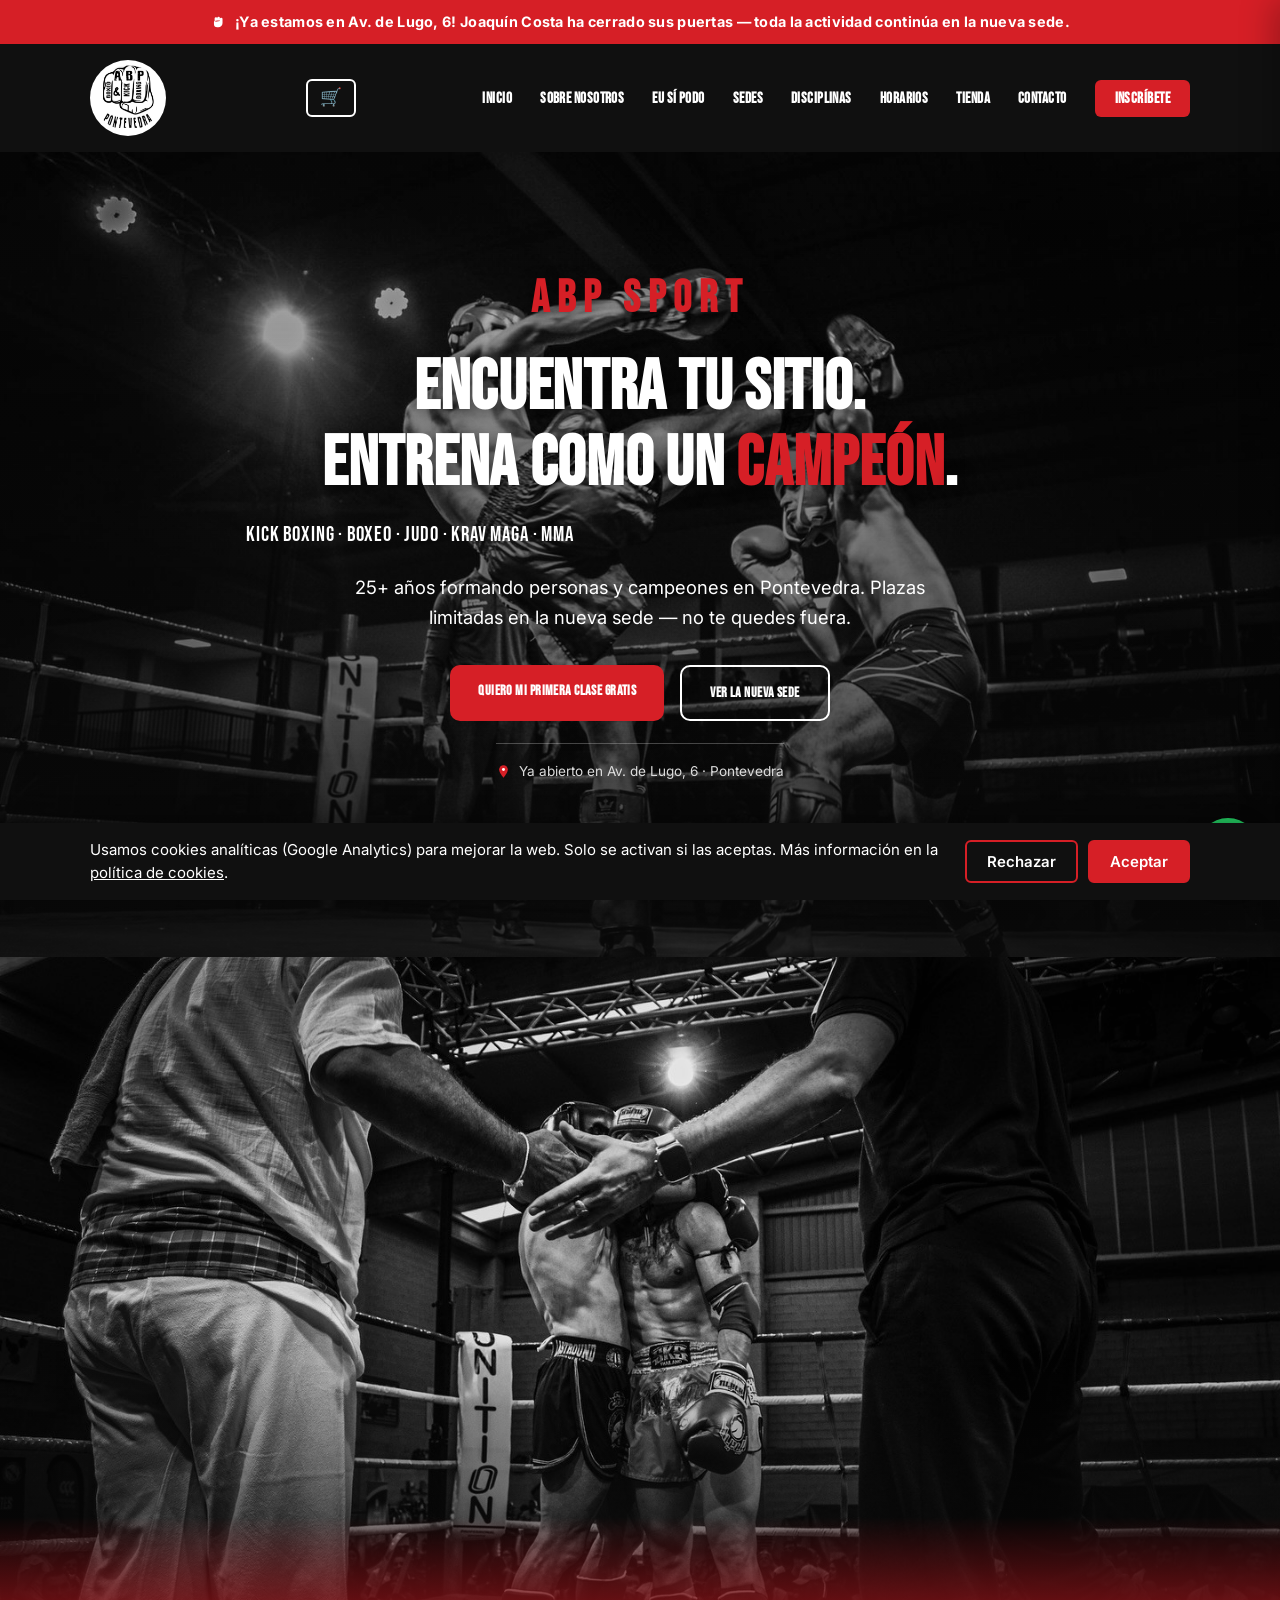
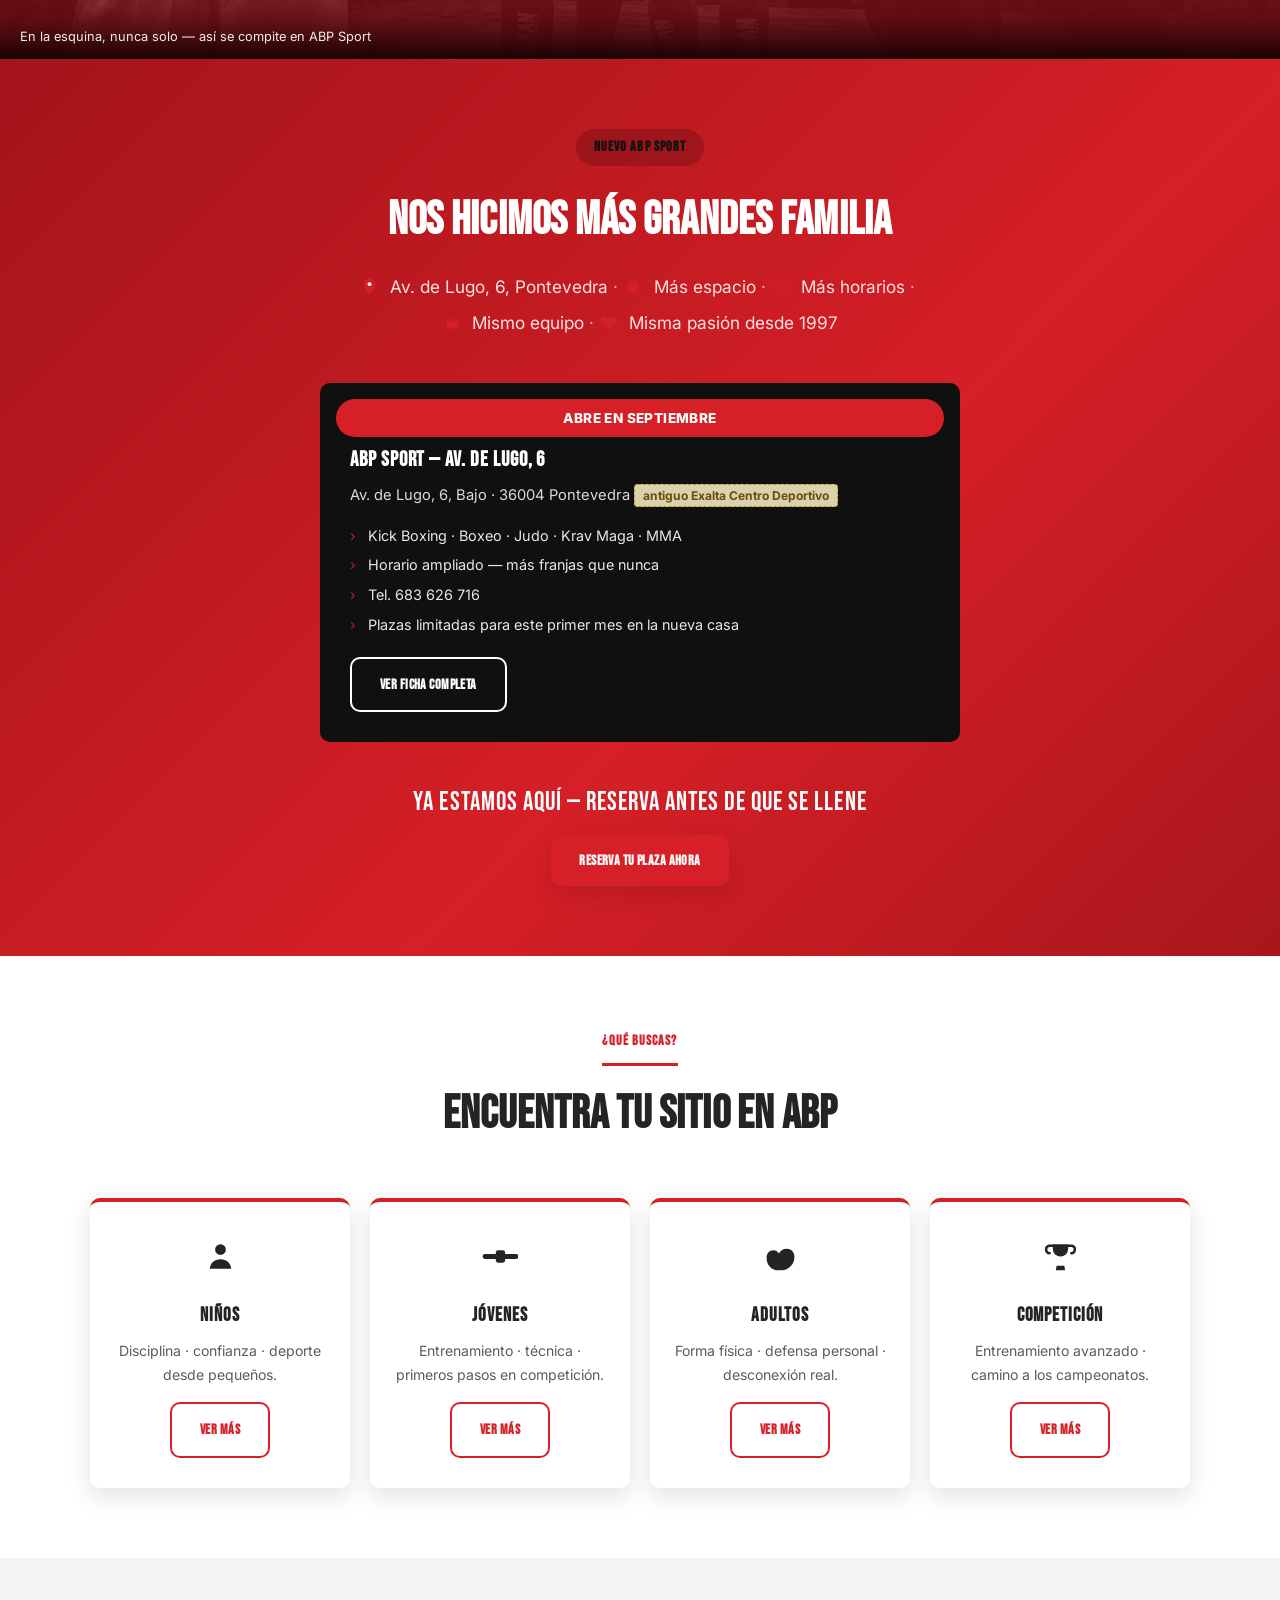
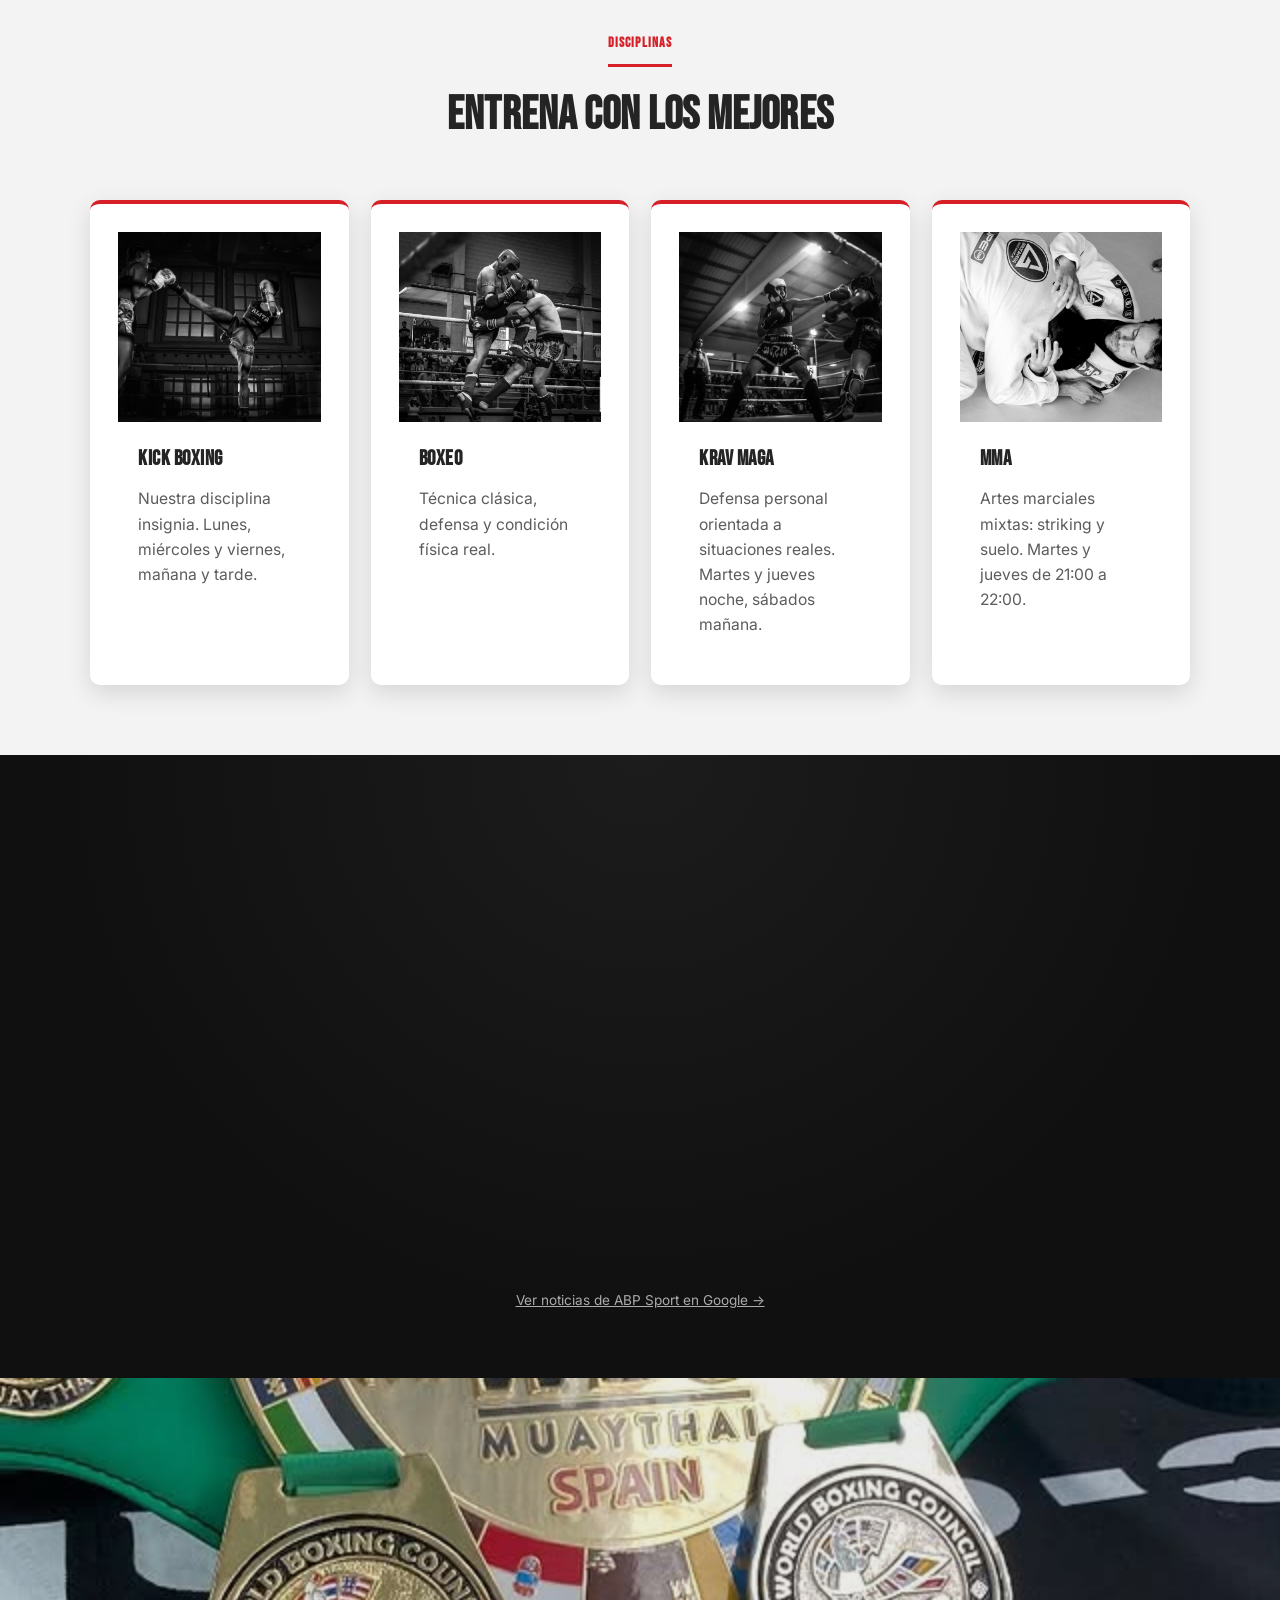
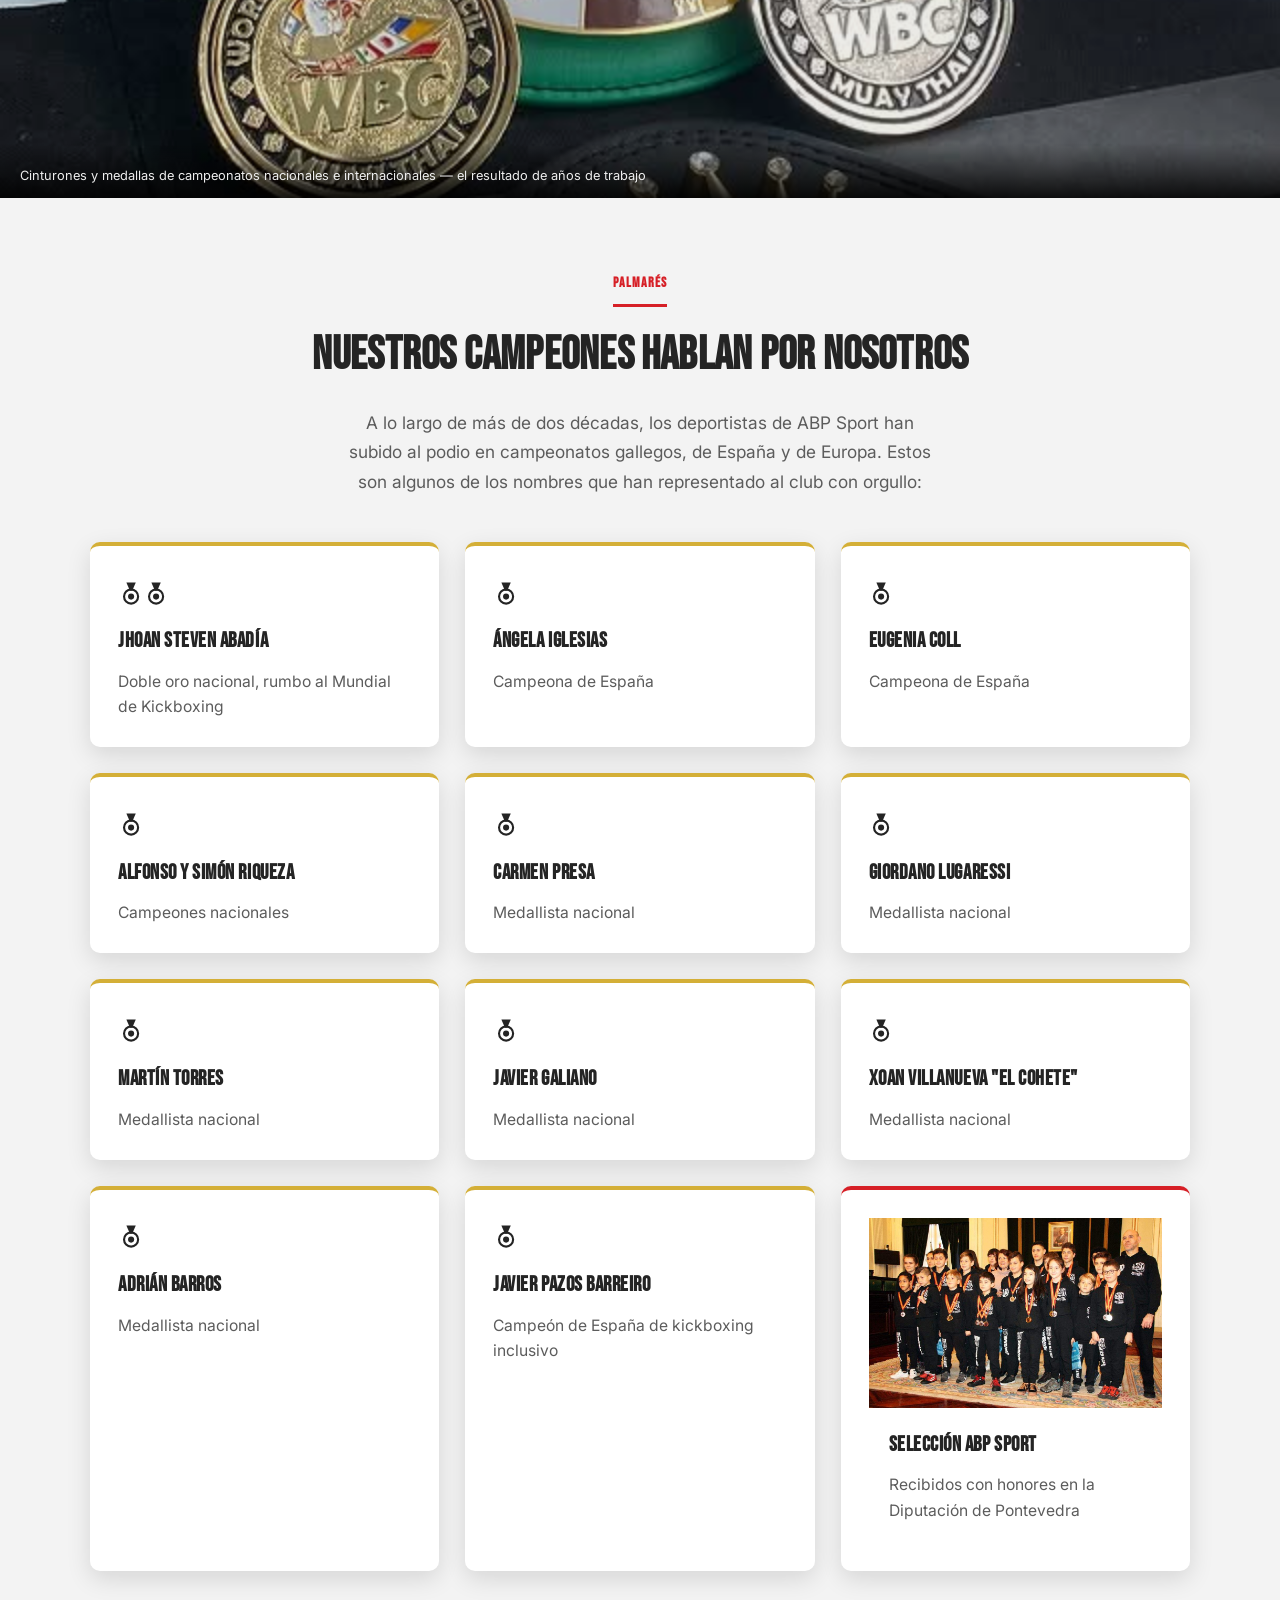
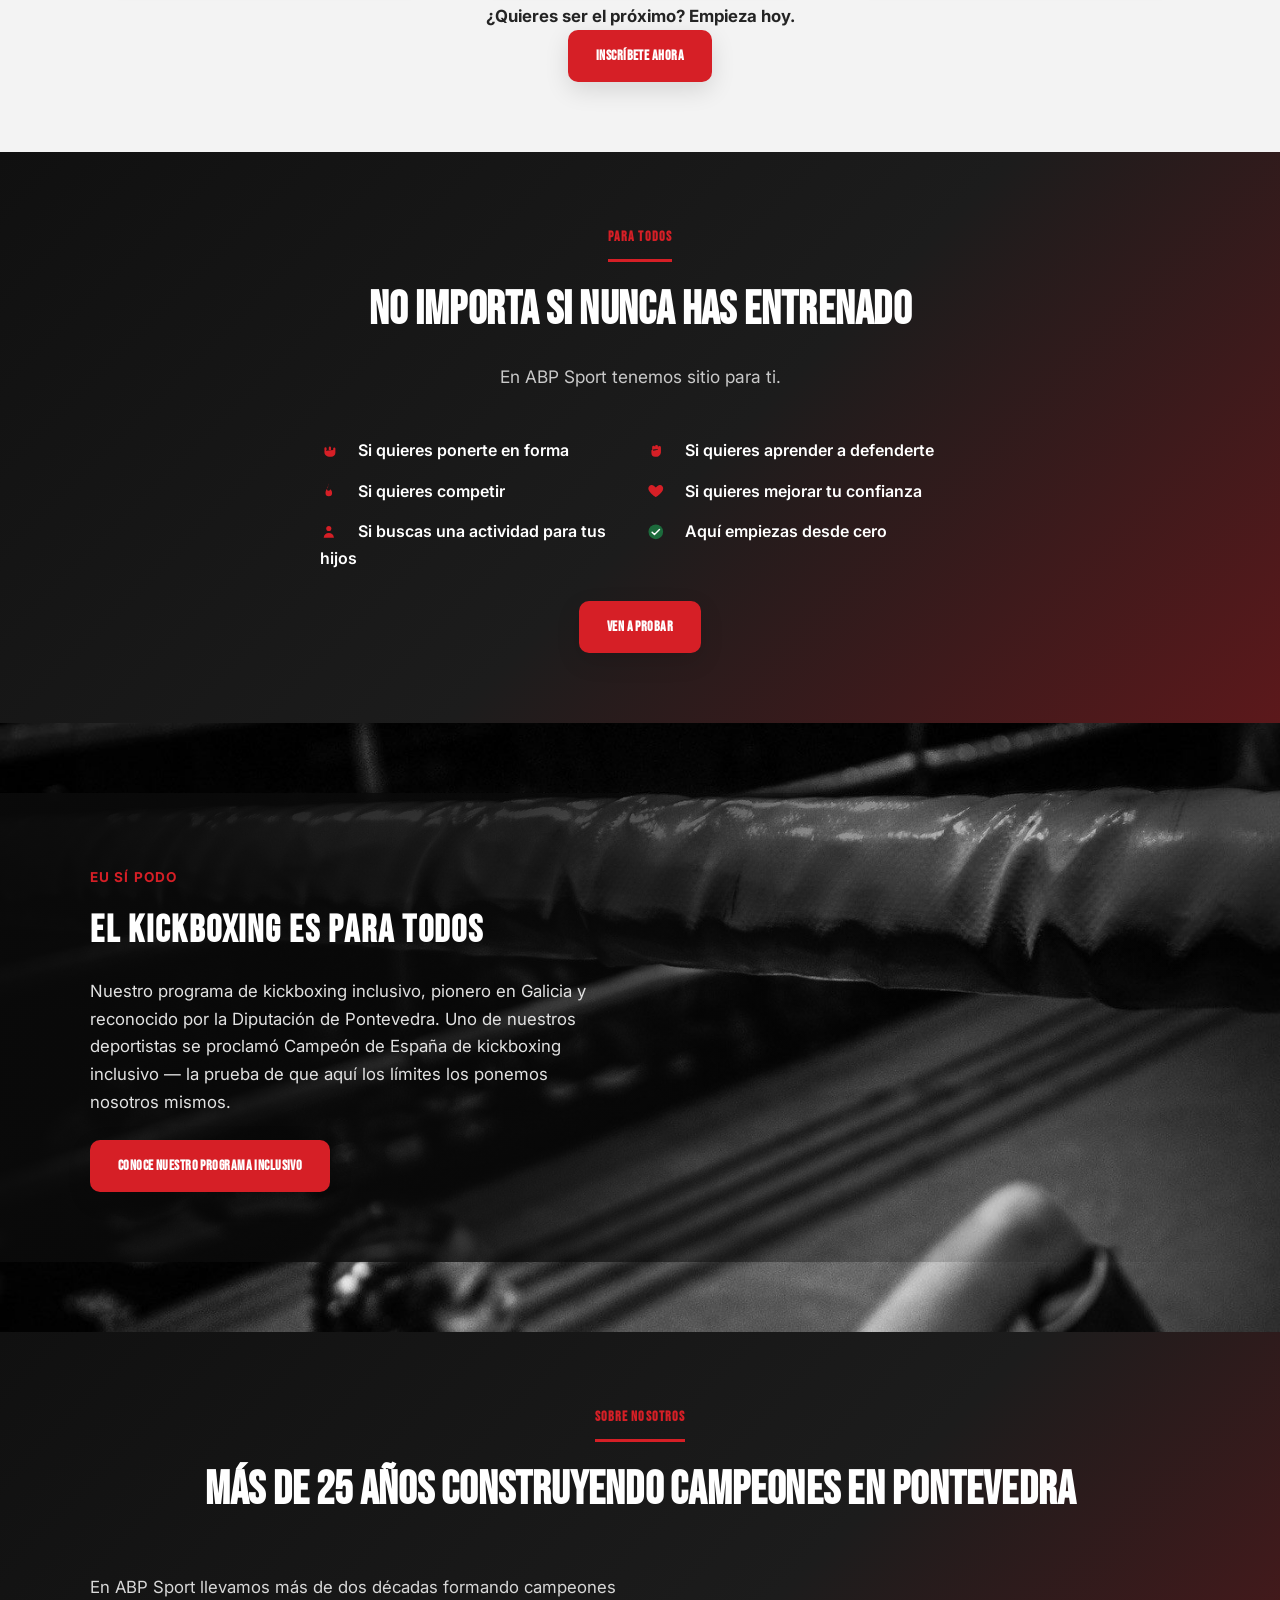
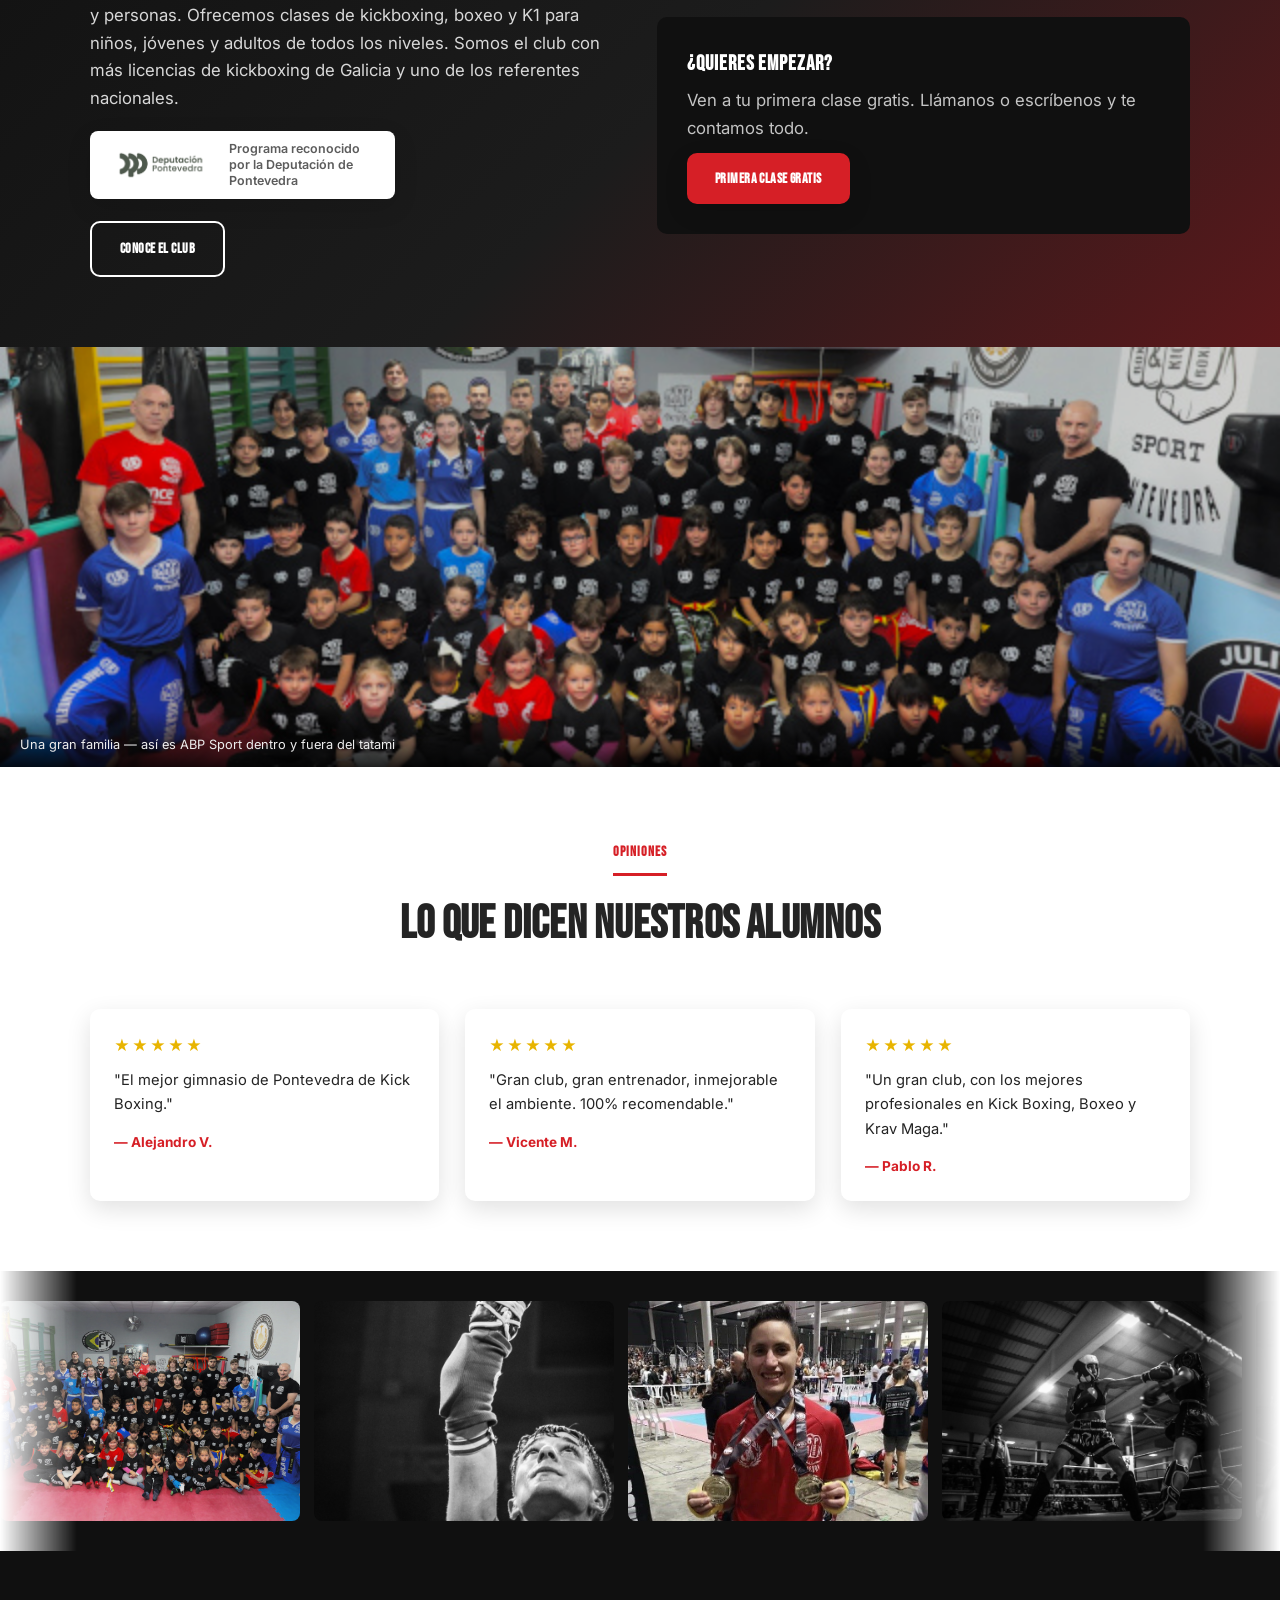
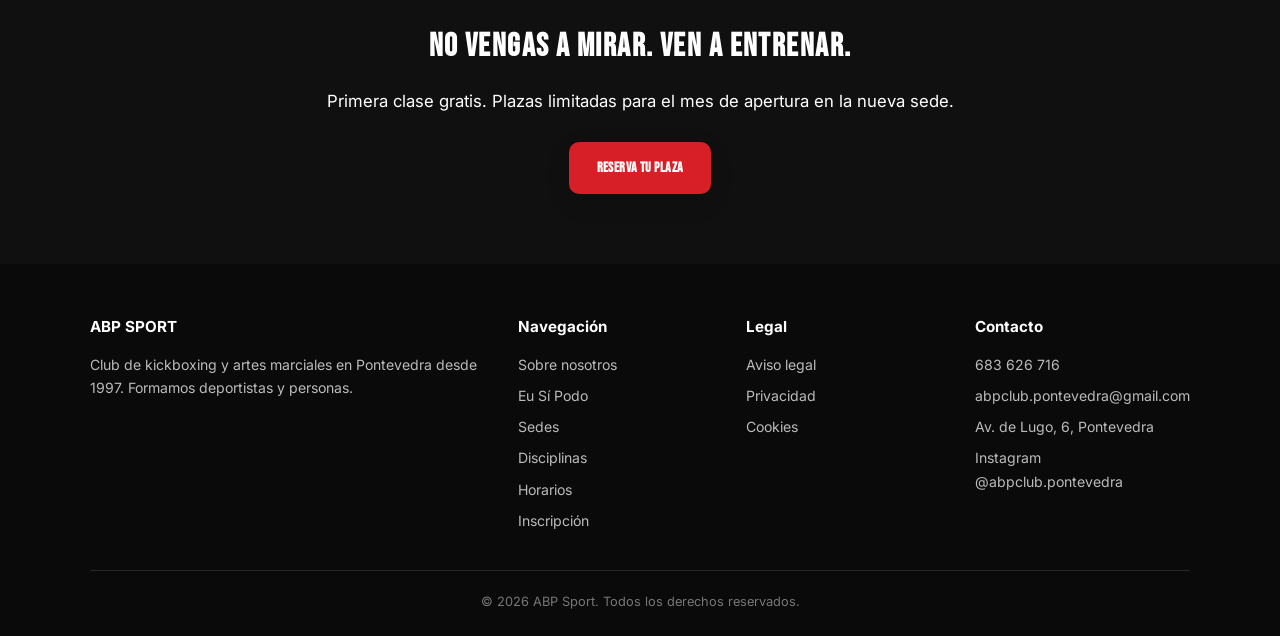
<file: public/index.html>
<!DOCTYPE html>
<html lang="es">
<head>
<meta charset="UTF-8">
<meta name="viewport" content="width=device-width, initial-scale=1.0">
<title>ABP Sport Pontevedra | Kick Boxing, Boxeo y Artes Marciales — Nueva sede en Av. de Lugo</title>
<meta name="description" content="ABP Sport, club de referencia en kickboxing y boxeo en Pontevedra desde hace más de 25 años. 27 oros, 14 platas y 17 bronces nacionales. Programa inclusivo Eu Sí Podo. Ya en nuestra nueva sede de Av. de Lugo, 6. Inscríbete online — plazas limitadas.">
<link rel="canonical" href="https://abpsports.es/">
<meta property="og:title" content="ABP Sport Pontevedra — Kick Boxing, Boxeo y Artes Marciales">
<meta property="og:description" content="Club líder en kickboxing en Pontevedra. Ya en nuestra nueva sede de Av. de Lugo, 6. Inscripción online — plazas limitadas.">
<meta property="og:image" content="https://abpsports.es/img/color-patada-alta-infantil.jpg">
<meta property="og:type" content="website">
<meta property="og:locale" content="es_ES">
<link rel="preconnect" href="https://fonts.googleapis.com">
<link rel="preconnect" href="https://fonts.gstatic.com" crossorigin>
<link href="https://fonts.googleapis.com/css2?family=Bebas+Neue&family=Inter:wght@400;500;600;700&display=swap" rel="stylesheet">
<link rel="stylesheet" href="css/style.css">
<link rel="preload" as="image" href="img/color-patada-alta-infantil.jpg" fetchpriority="high">
<link rel="icon" href="img/favicon-32.png"><link rel="apple-touch-icon" href="img/apple-touch-icon.png">
<script type="application/ld+json">
{
  "@context": "https://schema.org",
  "@type": "SportsActivityLocation",
  "name": "ABP Sport",
  "description": "Club de kick boxing, boxeo, judo, krav maga y MMA en Pontevedra, fundado en 1997. Sede en Av. de Lugo, 6.",
  "url": "https://abpsports.es/",
  "logo": "https://abpsports.es/img/logo.png",
  "image": "https://abpsports.es/img/color-patada-alta-infantil.jpg",
  "telephone": "+34683626716",
  "priceRange": "€€",
  "address": {
    "@type": "PostalAddress",
    "streetAddress": "Avenida de Lugo, 6, Bajo",
    "addressLocality": "Pontevedra",
    "postalCode": "36004",
    "addressCountry": "ES"
  },
  "sameAs": [
    "https://www.instagram.com/abpclub.pontevedra/"
  ]
}
</script>
<script defer src="js/analytics.js"></script>
</head>
<body>

<div class="franja-aviso"><span class="icon-wrap"><svg class="icon-inline" viewBox="0 0 24 24" aria-hidden="true"><path d="M7 10.5V7a2 2 0 1 1 4 0v3M11 10V6a2 2 0 1 1 4 0v4M15 10.5V7.5a2 2 0 1 1 4 0v6c0 3.6-2.7 6.5-6.5 6.5H11a5 5 0 0 1-5-5v-3.2c0-.8.6-1.3 1.3-1.3.7 0 1.2.6 1.2 1.3"/></svg></span> ¡Ya estamos en Av. de Lugo, 6! Joaquín Costa ha cerrado sus puertas — toda la actividad continúa en la nueva sede.</div>

<header class="site-header">
  <div class="nav-wrap">
    <a class='logo' href='/'><img src="img/logo.png" alt="ABP Sport Pontevedra"></a>
    <button class="menu-toggle" aria-label="Abrir menú" onclick="document.querySelector('.main-nav').classList.toggle('abierto')">☰</button>
    <nav class="main-nav">
      <ul>
        <li><a href='/'>Inicio</a></li>
        <li><a href='/sobre-nosotros'>Sobre nosotros</a></li>
        <li><a href='/programa-inclusivo'>Eu Sí Podo</a></li>
        <li><a href='/sedes'>Sedes</a></li>
        <li><a href='/disciplinas'>Disciplinas</a></li>
        <li><a href='/horarios'>Horarios</a></li>
        <li><a href='/tienda'>Tienda</a></li>
        <li><a href='/contacto'>Contacto</a></li>
        <li><a class='nav-cta' href='/inscripcion'>Inscríbete</a></li>
      </ul>
    </nav>
  </div>
</header>

<!-- 01 — IMPACTO -->
<section class="hero">
  <div class="container">
    <span class="kicker">ABP SPORT</span>
    <h1>Encuentra tu sitio.<br>Entrena como un <span>campeón</span>.</h1>
    <p class="subhero">Kick Boxing · Boxeo · Judo · Krav Maga · MMA</p>
    <p>25+ años formando personas y campeones en Pontevedra. Plazas limitadas en la nueva sede — no te quedes fuera.</p>
    <div class="acciones">
      <a class='btn btn-primario' href='/inscripcion'>Quiero mi primera clase gratis</a>
      <a class='btn btn-secundario' href='/sedes'>Ver la nueva sede</a>
    </div>
    <span class="nota-sede"><span class="icon-wrap"><svg class="icon-inline" viewBox="0 0 24 24" aria-hidden="true"><path d="M12 22s7-7.58 7-13A7 7 0 0 0 5 9c0 5.42 7 13 7 13Z"/><circle cx="12" cy="9" r="2.4" fill="var(--blanco,#fff)"/></svg></span> Ya abierto en Av. de Lugo, 6 · Pontevedra</span>
    <div class="hero-scroll-cue" aria-hidden="true">⌄</div>
  </div>
</section>

<div class="banner-sangre banner-esquina-difuminado">
  <img src="img/bn-esquina-apoyo-luchador.jpg" alt="Entrenadores apoyando a un deportista de ABP Sport en la esquina del ring">
  <div class="difuminado-abajo" aria-hidden="true"></div>
  <div class="pie">En la esquina, nunca solo — así se compite en ABP Sport</div>
</div>

<!-- 02 — NUEVA SEDE -->
<section class="roja">
  <div class="container">
    <div class="titulo-seccion">
      <span class="eyebrow eyebrow-destacado">Nuevo ABP Sport</span>
      <h2 class="titulo-impacto"><span style="--i:0">Nos</span> <span style="--i:1">hicimos</span> <span style="--i:2">más</span> <span style="--i:3">grandes</span> <span style="--i:4">familia</span></h2>
      <p class="lista-chips">
        <span><span class="icon-wrap"><svg class="icon-inline" viewBox="0 0 24 24" aria-hidden="true"><path d="M12 22s7-7.58 7-13A7 7 0 0 0 5 9c0 5.42 7 13 7 13Z"/><circle cx="12" cy="9" r="2.4" fill="var(--blanco,#fff)"/></svg></span> Av. de Lugo, 6, Pontevedra</span>
        <span><span class="icon-wrap"><svg class="icon-inline" viewBox="0 0 24 24" aria-hidden="true"><path d="M7 10.5V7a2 2 0 1 1 4 0v3M11 10V6a2 2 0 1 1 4 0v4M15 10.5V7.5a2 2 0 1 1 4 0v6c0 3.6-2.7 6.5-6.5 6.5H11a5 5 0 0 1-5-5v-3.2c0-.8.6-1.3 1.3-1.3.7 0 1.2.6 1.2 1.3"/></svg></span> Más espacio</span>
        <span><span class="icon-wrap"><svg class="icon-inline" viewBox="0 0 24 24" aria-hidden="true"><circle cx="12" cy="12" r="9" fill="none" stroke="currentColor" stroke-width="1.8"/><path d="M12 7v5.3l3.6 2.1" fill="none" stroke="currentColor" stroke-width="1.8" stroke-linecap="round" stroke-linejoin="round"/></svg></span> Más horarios</span>
        <span><span class="icon-wrap"><svg class="icon-inline" viewBox="0 0 24 24" aria-hidden="true"><path d="M6 11V8.5a1.5 1.5 0 0 1 3 0V11m3 0V7.5a1.5 1.5 0 0 1 3 0V11m3 0V9a1.5 1.5 0 0 1 3 0v5.5A5.5 5.5 0 0 1 14.5 20H12a6 6 0 0 1-6-6v-2.3c0-.7.6-1.2 1.3-1.2.7 0 1.2.6 1.2 1.3"/></svg></span> Mismo equipo</span>
        <span><span class="icon-wrap"><svg class="icon-inline" viewBox="0 0 24 24" aria-hidden="true"><path d="M12 20.5s-7.5-4.6-9.6-9.4C1 7.6 2.8 4.5 6 4c2-.3 3.6.8 6 3.4C14.4 4.8 16 3.7 18 4c3.2.5 5 3.6 3.6 7.1C19.5 15.9 12 20.5 12 20.5Z"/></svg></span> Misma pasión desde 1997</span>
      </p>
    </div>
    <div class="sede-card nueva" style="max-width:640px;margin:0 auto;">
      <h3>ABP Sport — Av. de Lugo, 6</h3>
      <p class="direccion">Av. de Lugo, 6, Bajo · 36004 Pontevedra <span class="placeholder">antiguo Exalta Centro Deportivo</span></p>
      <ul>
        <li>Kick Boxing · Boxeo · Judo · Krav Maga · MMA</li>
        <li>Horario ampliado — más franjas que nunca</li>
        <li>Tel. 683 626 716</li>
        <li>Plazas limitadas para este primer mes en la nueva casa</li>
      </ul>
      <a class='btn btn-secundario' href='/sedes#sede-1' style='border-color:#fff;'>Ver ficha completa</a>
    </div>
    <div style="text-align:center;margin-top:40px;">
      <p style="font-family:var(--fuente-titulo);font-size:1.6rem;letter-spacing:.04em;">YA ESTAMOS AQUÍ — RESERVA ANTES DE QUE SE LLENE</p>
      <a class='btn btn-primario' href='/inscripcion' style='margin-top:10px;'>Reserva tu plaza ahora</a>
    </div>
  </div>
</section>

<!-- 03 — ¿QUÉ BUSCAS? -->
<section>
  <div class="container">
    <div class="titulo-seccion">
      <span class="eyebrow">¿Qué buscas?</span>
      <h2>Encuentra tu sitio en ABP</h2>
    </div>
    <div class="grid-publicos">
      <div class="card-publico">
        <span class="icono"><span class="icon-wrap"><svg class="icon-inline" viewBox="0 0 24 24" aria-hidden="true"><circle cx="12" cy="7.5" r="3.5"/><path d="M5 20c.6-4 3-6.2 7-6.2s6.4 2.2 7 6.2"/></svg></span></span>
        <h3>Niños</h3>
        <p>Disciplina · confianza · deporte desde pequeños.</p>
        <a class='btn btn-secundario' href='/disciplinas' style='border-color:var(--rojo);color:var(--rojo);'>Ver más</a>
      </div>
      <div class="card-publico">
        <span class="icono"><span class="icon-wrap"><svg class="icon-inline" viewBox="0 0 24 24" aria-hidden="true"><path d="M2 12h20" stroke="currentColor" stroke-width="3.2" stroke-linecap="round"/><rect x="9" y="8" width="6" height="8" rx="1.4"/></svg></span></span>
        <h3>Jóvenes</h3>
        <p>Entrenamiento · técnica · primeros pasos en competición.</p>
        <a class='btn btn-secundario' href='/disciplinas' style='border-color:var(--rojo);color:var(--rojo);'>Ver más</a>
      </div>
      <div class="card-publico">
        <span class="icono"><span class="icon-wrap"><svg class="icon-inline" viewBox="0 0 24 24" aria-hidden="true"><path d="M3 13c0-3 1.8-5 4.4-5 1.6 0 2.6.8 3.6 2 1-1.8 2.7-3 5-3 3.4 0 5.5 2.6 5 6.4-.5 3.6-3 6.6-7.5 7.6L9 21c-3.4-1-6-3.6-6-8Z"/></svg></span></span>
        <h3>Adultos</h3>
        <p>Forma física · defensa personal · desconexión real.</p>
        <a class='btn btn-secundario' href='/disciplinas' style='border-color:var(--rojo);color:var(--rojo);'>Ver más</a>
      </div>
      <div class="card-publico">
        <span class="icono"><span class="icon-wrap"><svg class="icon-inline" viewBox="0 0 24 24" aria-hidden="true"><path d="M7 4h10v3a5 5 0 0 1-5 5 5 5 0 0 1-5-5V4Z"/><path d="M7 5H4.5A2.5 2.5 0 0 0 5 9.9M17 5h2.5A2.5 2.5 0 0 1 19 9.9" fill="none" stroke="currentColor" stroke-width="1.6" stroke-linecap="round"/><path d="M12 12v3M9 21h6M9.5 18h5l.5 3H9l.5-3Z"/></svg></span></span>
        <h3>Competición</h3>
        <p>Entrenamiento avanzado · camino a los campeonatos.</p>
        <a class='btn btn-secundario' href='/disciplinas' style='border-color:var(--rojo);color:var(--rojo);'>Ver más</a>
      </div>
    </div>
  </div>
</section>

<!-- 04 — DISCIPLINAS -->
<section class="alt">
  <div class="container">
    <div class="titulo-seccion">
      <span class="eyebrow">Disciplinas</span>
      <h2>Entrena con los mejores</h2>
    </div>
    <div class="grid-4">
      <div class="card card-foto">
        <img src="img/color-esquineras-logo-abp.jpg" alt="Esquineras de ring con el logo de ABP Sport Boxeo y Kickboxing">
        <div class="txt"><h3>Kick Boxing</h3><p>Nuestra disciplina insignia. Lunes, miércoles y viernes, mañana y tarde.</p></div>
      </div>
      <div class="card card-foto">
        <img src="img/color-directo-boxeo-publico.jpg" alt="Deportista de ABP Sport lanzando un directo en combate de boxeo">
        <div class="txt"><h3>Boxeo</h3><p>Técnica clásica, defensa y condición física real.</p></div>
      </div>
      <div class="card card-foto">
        <img src="img/bn-patada-alta-chicas.jpg" alt="Combate de defensa personal en ABP Sport">
        <div class="txt"><h3>Krav Maga</h3><p>Defensa personal orientada a situaciones reales. Martes y jueves noche, sábados mañana.</p></div>
      </div>
      <div class="card card-foto">
        <img src="img/jiujitsu-suelo.jpg" alt="Práctica de suelo en MMA, control y sumisiones">
        <div class="txt"><h3>MMA</h3><p>Artes marciales mixtas: striking y suelo. Martes y jueves de 21:00 a 22:00.</p></div>
      </div>
    </div>
  </div>
</section>

<!-- 05 — 25 AÑOS DE HISTORIA -->
<section class="cifras-seccion">
  <div class="container">
    <div class="titulo-seccion">
      <span class="eyebrow" style="color:var(--rojo);">25 años de historia</span>
      <h2 style="color:#fff;">Miles de horas de entrenamiento. Y muchos campeones.</h2>
    </div>
    <div class="cifras">
      <div class="cifra cifra-destacada"><div class="num">25+</div><div class="label">Años de historia en Pontevedra</div></div>
      <div class="cifra cifra-destacada"><div class="num">27·14·17</div><div class="label"><span class="icon-wrap"><svg class="icon-inline" viewBox="0 0 24 24" aria-hidden="true"><path d="M8 3h8l-3 7h-2L8 3Z"/><circle cx="12" cy="15" r="6" fill="none" stroke="currentColor" stroke-width="1.8"/><circle cx="12" cy="15" r="2.6"/></svg></span> Oros · <span class="icon-wrap"><svg class="icon-inline" viewBox="0 0 24 24" aria-hidden="true"><path d="M8 3h8l-3 7h-2L8 3Z"/><circle cx="12" cy="15" r="6" fill="none" stroke="currentColor" stroke-width="1.8"/><circle cx="12" cy="15" r="2.6"/></svg></span> Platas · <span class="icon-wrap"><svg class="icon-inline" viewBox="0 0 24 24" aria-hidden="true"><path d="M8 3h8l-3 7h-2L8 3Z"/><circle cx="12" cy="15" r="6" fill="none" stroke="currentColor" stroke-width="1.8"/><circle cx="12" cy="15" r="2.6"/></svg></span> Bronces nacionales</div></div>
      <div class="cifra"><div class="num">2º</div><div class="label">Club de España en licencias</div></div>
      <div class="cifra"><div class="num">4,3/5</div><div class="label">36 reseñas reales en Google</div></div>
    </div>
    <div style="text-align:center;margin-top:26px;">
      <a href="https://www.google.com/search?q=ABP+Sport+Pontevedra+noticias&tbm=nws" target="_blank" rel="noopener" style="color:#ababab;font-size:.85rem;text-decoration:underline;">Ver noticias de ABP Sport en Google →</a>
    </div>
  </div>
</section>

<div class="banner-sangre">
  <img src="img/bn-abrazo-entrenador-cinturon.jpg" alt="Cinturones y medallas de campeonatos WBC e ISKA conseguidos por deportistas de ABP Sport">
  <div class="pie">Cinturones y medallas de campeonatos nacionales e internacionales — el resultado de años de trabajo</div>
</div>

<!-- Palmarés -->
<section class="alt">
  <div class="container">
    <div class="titulo-seccion">
      <span class="eyebrow">Palmarés</span>
      <h2>Nuestros campeones hablan por nosotros</h2>
      <p>A lo largo de más de dos décadas, los deportistas de ABP Sport han subido al podio en campeonatos gallegos, de España y de Europa. Estos son algunos de los nombres que han representado al club con orgullo:</p>
    </div>
    <div class="grid-3">
      <div class="card card-campeon"><span class="medalla"><span class="icon-wrap"><svg class="icon-inline" viewBox="0 0 24 24" aria-hidden="true"><path d="M8 3h8l-3 7h-2L8 3Z"/><circle cx="12" cy="15" r="6" fill="none" stroke="currentColor" stroke-width="1.8"/><circle cx="12" cy="15" r="2.6"/></svg></span><span class="icon-wrap"><svg class="icon-inline" viewBox="0 0 24 24" aria-hidden="true"><path d="M8 3h8l-3 7h-2L8 3Z"/><circle cx="12" cy="15" r="6" fill="none" stroke="currentColor" stroke-width="1.8"/><circle cx="12" cy="15" r="2.6"/></svg></span></span><h3>Jhoan Steven Abadía</h3><p>Doble oro nacional, rumbo al Mundial de Kickboxing</p></div>
      <div class="card card-campeon"><span class="medalla"><span class="icon-wrap"><svg class="icon-inline" viewBox="0 0 24 24" aria-hidden="true"><path d="M8 3h8l-3 7h-2L8 3Z"/><circle cx="12" cy="15" r="6" fill="none" stroke="currentColor" stroke-width="1.8"/><circle cx="12" cy="15" r="2.6"/></svg></span></span><h3>Ángela Iglesias</h3><p>Campeona de España</p></div>
      <div class="card card-campeon"><span class="medalla"><span class="icon-wrap"><svg class="icon-inline" viewBox="0 0 24 24" aria-hidden="true"><path d="M8 3h8l-3 7h-2L8 3Z"/><circle cx="12" cy="15" r="6" fill="none" stroke="currentColor" stroke-width="1.8"/><circle cx="12" cy="15" r="2.6"/></svg></span></span><h3>Eugenia Coll</h3><p>Campeona de España</p></div>
      <div class="card card-campeon"><span class="medalla"><span class="icon-wrap"><svg class="icon-inline" viewBox="0 0 24 24" aria-hidden="true"><path d="M8 3h8l-3 7h-2L8 3Z"/><circle cx="12" cy="15" r="6" fill="none" stroke="currentColor" stroke-width="1.8"/><circle cx="12" cy="15" r="2.6"/></svg></span></span><h3>Alfonso y Simón Riqueza</h3><p>Campeones nacionales</p></div>
      <div class="card card-campeon"><span class="medalla"><span class="icon-wrap"><svg class="icon-inline" viewBox="0 0 24 24" aria-hidden="true"><path d="M8 3h8l-3 7h-2L8 3Z"/><circle cx="12" cy="15" r="6" fill="none" stroke="currentColor" stroke-width="1.8"/><circle cx="12" cy="15" r="2.6"/></svg></span></span><h3>Carmen Presa</h3><p>Medallista nacional</p></div>
      <div class="card card-campeon"><span class="medalla"><span class="icon-wrap"><svg class="icon-inline" viewBox="0 0 24 24" aria-hidden="true"><path d="M8 3h8l-3 7h-2L8 3Z"/><circle cx="12" cy="15" r="6" fill="none" stroke="currentColor" stroke-width="1.8"/><circle cx="12" cy="15" r="2.6"/></svg></span></span><h3>Giordano Lugaressi</h3><p>Medallista nacional</p></div>
      <div class="card card-campeon"><span class="medalla"><span class="icon-wrap"><svg class="icon-inline" viewBox="0 0 24 24" aria-hidden="true"><path d="M8 3h8l-3 7h-2L8 3Z"/><circle cx="12" cy="15" r="6" fill="none" stroke="currentColor" stroke-width="1.8"/><circle cx="12" cy="15" r="2.6"/></svg></span></span><h3>Martín Torres</h3><p>Medallista nacional</p></div>
      <div class="card card-campeon"><span class="medalla"><span class="icon-wrap"><svg class="icon-inline" viewBox="0 0 24 24" aria-hidden="true"><path d="M8 3h8l-3 7h-2L8 3Z"/><circle cx="12" cy="15" r="6" fill="none" stroke="currentColor" stroke-width="1.8"/><circle cx="12" cy="15" r="2.6"/></svg></span></span><h3>Javier Galiano</h3><p>Medallista nacional</p></div>
      <div class="card card-campeon"><span class="medalla"><span class="icon-wrap"><svg class="icon-inline" viewBox="0 0 24 24" aria-hidden="true"><path d="M8 3h8l-3 7h-2L8 3Z"/><circle cx="12" cy="15" r="6" fill="none" stroke="currentColor" stroke-width="1.8"/><circle cx="12" cy="15" r="2.6"/></svg></span></span><h3>Xoan Villanueva "El Cohete"</h3><p>Medallista nacional</p></div>
      <div class="card card-campeon"><span class="medalla"><span class="icon-wrap"><svg class="icon-inline" viewBox="0 0 24 24" aria-hidden="true"><path d="M8 3h8l-3 7h-2L8 3Z"/><circle cx="12" cy="15" r="6" fill="none" stroke="currentColor" stroke-width="1.8"/><circle cx="12" cy="15" r="2.6"/></svg></span></span><h3>Adrián Barros</h3><p>Medallista nacional</p></div>
      <div class="card card-campeon"><span class="medalla"><span class="icon-wrap"><svg class="icon-inline" viewBox="0 0 24 24" aria-hidden="true"><path d="M8 3h8l-3 7h-2L8 3Z"/><circle cx="12" cy="15" r="6" fill="none" stroke="currentColor" stroke-width="1.8"/><circle cx="12" cy="15" r="2.6"/></svg></span></span><h3>Javier Pazos Barreiro</h3><p>Campeón de España de kickboxing inclusivo</p></div>
      <div class="card card-foto">
        <img src="img/equipo-medallas-deputacion.jpg" alt="Selección de ABP Sport con sus medallas en la recepción de la Diputación de Pontevedra">
        <div class="txt"><h3>Selección ABP Sport</h3><p>Recibidos con honores en la Diputación de Pontevedra</p></div>
      </div>
    </div>
    <div style="text-align:center;margin-top:32px;">
      <p style="font-weight:700;">¿Quieres ser el próximo? Empieza hoy.</p>
      <a class='btn btn-primario' href='/inscripcion'>Inscríbete ahora</a>
    </div>
  </div>
</section>

<!-- No necesitas ser campeón -->
<section class="oscura">
  <div class="container" style="text-align:center;">
    <div class="titulo-seccion">
      <span class="eyebrow">Para todos</span>
      <h2>No importa si nunca has entrenado</h2>
      <p>En ABP Sport tenemos sitio para ti.</p>
    </div>
    <ul class="lista-para-todos">
      <li><span><span class="icon-wrap"><svg class="icon-inline" viewBox="0 0 24 24" aria-hidden="true"><path d="M6 11V8.5a1.5 1.5 0 0 1 3 0V11m3 0V7.5a1.5 1.5 0 0 1 3 0V11m3 0V9a1.5 1.5 0 0 1 3 0v5.5A5.5 5.5 0 0 1 14.5 20H12a6 6 0 0 1-6-6v-2.3c0-.7.6-1.2 1.3-1.2.7 0 1.2.6 1.2 1.3"/></svg></span></span>Si quieres ponerte en forma</li>
      <li><span><span class="icon-wrap"><svg class="icon-inline" viewBox="0 0 24 24" aria-hidden="true"><path d="M7 10.5V7a2 2 0 1 1 4 0v3M11 10V6a2 2 0 1 1 4 0v4M15 10.5V7.5a2 2 0 1 1 4 0v6c0 3.6-2.7 6.5-6.5 6.5H11a5 5 0 0 1-5-5v-3.2c0-.8.6-1.3 1.3-1.3.7 0 1.2.6 1.2 1.3"/></svg></span></span>Si quieres aprender a defenderte</li>
      <li><span><span class="icon-wrap"><svg class="icon-inline" viewBox="0 0 24 24" aria-hidden="true"><path d="M12 2c1 3-2.5 4.5-2.5 7.5A2.5 2.5 0 0 0 12 12a2 2 0 0 0 2-2c1.5 1 2.5 3 2.5 5a4.5 4.5 0 0 1-9 0C7.5 10 12 8 12 2Z"/></svg></span></span>Si quieres competir</li>
      <li><span><span class="icon-wrap"><svg class="icon-inline" viewBox="0 0 24 24" aria-hidden="true"><path d="M12 20.5s-7.5-4.6-9.6-9.4C1 7.6 2.8 4.5 6 4c2-.3 3.6.8 6 3.4C14.4 4.8 16 3.7 18 4c3.2.5 5 3.6 3.6 7.1C19.5 15.9 12 20.5 12 20.5Z"/></svg></span></span>Si quieres mejorar tu confianza</li>
      <li><span><span class="icon-wrap"><svg class="icon-inline" viewBox="0 0 24 24" aria-hidden="true"><circle cx="12" cy="7.5" r="3.5"/><path d="M5 20c.6-4 3-6.2 7-6.2s6.4 2.2 7 6.2"/></svg></span></span>Si buscas una actividad para tus hijos</li>
      <li><span><span class="icon-wrap"><svg class="icon-inline" viewBox="0 0 24 24" aria-hidden="true"><circle cx="12" cy="12" r="10" fill="#1c6b3c"/><path d="m7 12.5 3.2 3.2L17 9" fill="none" stroke="#fff" stroke-width="2" stroke-linecap="round" stroke-linejoin="round"/></svg></span></span>Aquí empiezas desde cero</li>
    </ul>
    <a class='btn btn-primario' href='/inscripcion'>Ven a probar</a>
  </div>
</section>

<!-- 06 — EU SÍ PODO -->
<section class="eu-si-podo-sangre">
  <img src="img/bn-chica-suelo-ring.jpg" alt="Deportista levantándose en el ring, símbolo de superación del programa Eu Sí Podo">
  <div class="capa">
    <div class="container">
      <div class="txt">
        <span class="eyebrow">Eu Sí Podo</span>
        <h2>El kickboxing es para todos</h2>
        <p>Nuestro programa de kickboxing inclusivo, pionero en Galicia y reconocido por la Diputación de Pontevedra. Uno de nuestros deportistas se proclamó Campeón de España de kickboxing inclusivo — la prueba de que aquí los límites los ponemos nosotros mismos.</p>
        <a class='btn btn-primario' href='/programa-inclusivo'>Conoce nuestro programa inclusivo</a>
      </div>
    </div>
  </div>
</section>

<!-- 07 — CONOCE A ABP -->
<section class="oscura">
  <div class="container">
    <div class="titulo-seccion">
      <span class="eyebrow">Sobre nosotros</span>
      <h2>Más de 25 años construyendo campeones en Pontevedra</h2>
    </div>
    <div class="grid-2">
      <div>
        <p>En ABP Sport llevamos más de dos décadas formando campeones y personas. Ofrecemos clases de kickboxing, boxeo y K1 para niños, jóvenes y adultos de todos los niveles. Somos el club con más licencias de kickboxing de Galicia y uno de los referentes nacionales.</p>
        <div class="sello-institucional">
          <img src="img/deputacion-pontevedra-logo.png" alt="Logo de la Deputación de Pontevedra">
          <span>Programa reconocido por la Deputación de Pontevedra</span>
        </div>
        <div class="acciones" style="justify-content:flex-start;margin-top:22px;">
          <a class='btn btn-secundario' href='/sobre-nosotros'>Conoce el club</a>
        </div>
      </div>
      <div class="sede-card">
        <h3 style="color:#fff;">¿Quieres empezar?</h3>
        <p style="opacity:.9;">Ven a tu primera clase gratis. Llámanos o escríbenos y te contamos todo.</p>
        <a class='btn btn-primario' href='/inscripcion' style='margin-top:10px;'>Primera clase gratis</a>
      </div>
    </div>
  </div>
</section>

<div class="banner-sangre">
  <img src="img/hero-equipo.jpg" alt="Equipo completo de ABP Sport, alumnos y entrenadores, en la sede de Pontevedra">
  <div class="pie">Una gran familia — así es ABP Sport dentro y fuera del tatami</div>
</div>

<!-- 08 — OPINIONES -->
<section>
  <div class="container">
    <div class="titulo-seccion">
      <span class="eyebrow">Opiniones</span>
      <h2>Lo que dicen nuestros alumnos</h2>
    </div>
    <div class="grid-3">
      <div class="testi"><span class="estrellas">★★★★★</span>"El mejor gimnasio de Pontevedra de Kick Boxing."<div class="autor">— Alejandro V.</div></div>
      <div class="testi"><span class="estrellas">★★★★★</span>"Gran club, gran entrenador, inmejorable el ambiente. 100% recomendable."<div class="autor">— Vicente M.</div></div>
      <div class="testi"><span class="estrellas">★★★★★</span>"Un gran club, con los mejores profesionales en Kick Boxing, Boxeo y Krav Maga."<div class="autor">— Pablo R.</div></div>
    </div>
  </div>
</section>

<!-- 09 — GALERÍA -->
<section style="padding:0;">
  <div class="galeria-marquee">
    <div class="pista">
      <img src="img/hero-equipo.jpg" alt="Equipo completo de ABP Sport, niños y adultos, en el gimnasio">
      <img src="img/bn-guante-ring.jpg" alt="Guante de boxeo apoyado en las cuerdas del ring">
      <img src="img/abadia-medallas.jpg" alt="Jhoan Steven Abadía con sus medallas de oro">
      <img src="img/bn-patada-alta-chicas.jpg" alt="Combate de Krav Maga femenino">
      <img src="img/color-esquineras-logo-abp.jpg" alt="Esquineras con el logo de ABP Sport">
      <img src="img/jiujitsu-suelo.jpg" alt="Práctica de suelo en MMA">
      <img src="img/bn-abrazo-ring-esquina.jpg" alt="Corner de esquina, entrenadores preparando a un deportista">
      <img src="img/color-ninos-cinturones-abp.jpg" alt="Cinturones y sudaderas de ABP Sport">
      <img src="img/campeonato-arena.jpg" alt="Deportistas de ABP Sport en el Campeonato de España">
      <img src="img/color-patada-alta-infantil.jpg" alt="Combate de kickboxing con patada alta">
      <img src="img/accion-ring-clinch-color.jpg" alt="Clinch en combate de kickboxing">
      <img src="img/bn-vendas-manos-detalle.jpg" alt="Detalle de vendaje de manos antes del combate">
      <img src="img/equipo-medallas-deputacion.jpg" alt="Selección de ABP Sport con medallas">
      <img src="img/podio-kickboxing-federacion.jpg" alt="Deportistas de ABP Sport en el podio de la Federación Galega de Kickboxing">
      <img src="img/color-chica-thay-combate.jpg" alt="Combate de Muay Thai femenino">
      <img src="img/ring-froiz-publico.jpg" alt="Jornada de competición de ABP Sport ante el público">
      <img src="img/color-torneo-ring-publico.jpg" alt="Alumnos de ABP Sport compitiendo en el ring ante el público">
      <img src="img/color-equipo-fekm-bandeira.jpg" alt="Selección de ABP Sport con medallas en el Campeonato de España FEKM">
      <img src="img/cartel-ahinara-bravo-campeonato.jpg" alt="Ahinara Bravo Salinas, doble oro en el Campeonato Galego de Kickboxing e Muaythai 2026">
      <img src="img/color-mma-jaula-combate.jpg" alt="Combate de MMA en jaula">
      <img src="img/bn-combate-referi.jpg" alt="Combate de Muay Thai con árbitro en el centro del ring">
      <img src="img/color-inclusivo-collage-fgkym.jpg" alt="Programa Eu Sí Podo de ABP Sport en el Campeonato de la Federación Galega de Kickboxing">
      <img src="img/color-equipo-showtime-podio.jpg" alt="Equipo de ABP Sport en el podio de Showtime Kickboxing">
      <img src="img/color-equipo-trofeo-mijas.jpg" alt="Equipo de ABP Sport con trofeo en competición">
      <!-- repetido para bucle continuo -->
      <img src="img/hero-equipo.jpg" alt="" aria-hidden="true">
      <img src="img/bn-guante-ring.jpg" alt="" aria-hidden="true">
      <img src="img/abadia-medallas.jpg" alt="" aria-hidden="true">
      <img src="img/bn-patada-alta-chicas.jpg" alt="" aria-hidden="true">
      <img src="img/color-esquineras-logo-abp.jpg" alt="" aria-hidden="true">
      <img src="img/jiujitsu-suelo.jpg" alt="" aria-hidden="true">
      <img src="img/bn-abrazo-ring-esquina.jpg" alt="" aria-hidden="true">
      <img src="img/color-ninos-cinturones-abp.jpg" alt="" aria-hidden="true">
      <img src="img/campeonato-arena.jpg" alt="" aria-hidden="true">
      <img src="img/color-patada-alta-infantil.jpg" alt="" aria-hidden="true">
      <img src="img/accion-ring-clinch-color.jpg" alt="" aria-hidden="true">
      <img src="img/bn-vendas-manos-detalle.jpg" alt="" aria-hidden="true">
      <img src="img/equipo-medallas-deputacion.jpg" alt="" aria-hidden="true">
      <img src="img/podio-kickboxing-federacion.jpg" alt="" aria-hidden="true">
      <img src="img/color-chica-thay-combate.jpg" alt="" aria-hidden="true">
      <img src="img/ring-froiz-publico.jpg" alt="" aria-hidden="true">
      <img src="img/color-torneo-ring-publico.jpg" alt="" aria-hidden="true">
      <img src="img/color-equipo-fekm-bandeira.jpg" alt="" aria-hidden="true">
      <img src="img/cartel-ahinara-bravo-campeonato.jpg" alt="" aria-hidden="true">
      <img src="img/color-mma-jaula-combate.jpg" alt="" aria-hidden="true">
      <img src="img/bn-combate-referi.jpg" alt="" aria-hidden="true">
      <img src="img/color-inclusivo-collage-fgkym.jpg" alt="" aria-hidden="true">
      <img src="img/color-equipo-showtime-podio.jpg" alt="" aria-hidden="true">
      <img src="img/color-equipo-trofeo-mijas.jpg" alt="" aria-hidden="true">
    </div>
  </div>
</section>

<!-- 10 — CTA FINAL -->
<section class="cta-final">
  <div class="container">
    <h2>No vengas a mirar. Ven a entrenar.</h2>
    <p>Primera clase gratis. Plazas limitadas para el mes de apertura en la nueva sede.</p>
    <a class='btn btn-primario' href='/inscripcion'>Reserva tu plaza</a>
  </div>
</section>

<footer class="site-footer">
  <div class="container">
    <div class="footer-grid">
      <div>
        <h4>ABP SPORT</h4>
        <p>Club de kickboxing y artes marciales en Pontevedra desde 1997. Formamos deportistas y personas.</p>
      </div>
      <div>
        <h4>Navegación</h4>
        <ul>
          <li><a href='/sobre-nosotros'>Sobre nosotros</a></li>
          <li><a href='/programa-inclusivo'>Eu Sí Podo</a></li>
          <li><a href='/sedes'>Sedes</a></li>
          <li><a href='/disciplinas'>Disciplinas</a></li>
          <li><a href='/horarios'>Horarios</a></li>
          <li><a href='/inscripcion'>Inscripción</a></li>
        </ul>
      </div>
      <div>
        <h4>Legal</h4>
        <ul>
          <li><a href='/aviso-legal'>Aviso legal</a></li>
          <li><a href='/privacidad'>Privacidad</a></li>
          <li><a href='/cookies'>Cookies</a></li>
        </ul>
      </div>
      <div>
        <h4>Contacto</h4>
        <ul>
          <li>683 626 716</li>
          <li>abpclub.pontevedra@gmail.com</li>
          <li>Av. de Lugo, 6, Pontevedra</li>
          <li><a href="https://www.instagram.com/abpclub.pontevedra/" target="_blank" rel="noopener">Instagram @abpclub.pontevedra</a></li>
        </ul>
      </div>
    </div>
    <div class="footer-bottom">© <span id="anio"></span> ABP Sport. Todos los derechos reservados.</div>
  </div>
</footer>
<script>document.getElementById('anio').textContent = new Date().getFullYear();</script>
<script src="js/site.js"></script>
<script src="js/carrito.js"></script>
</body>
</html>
</file>
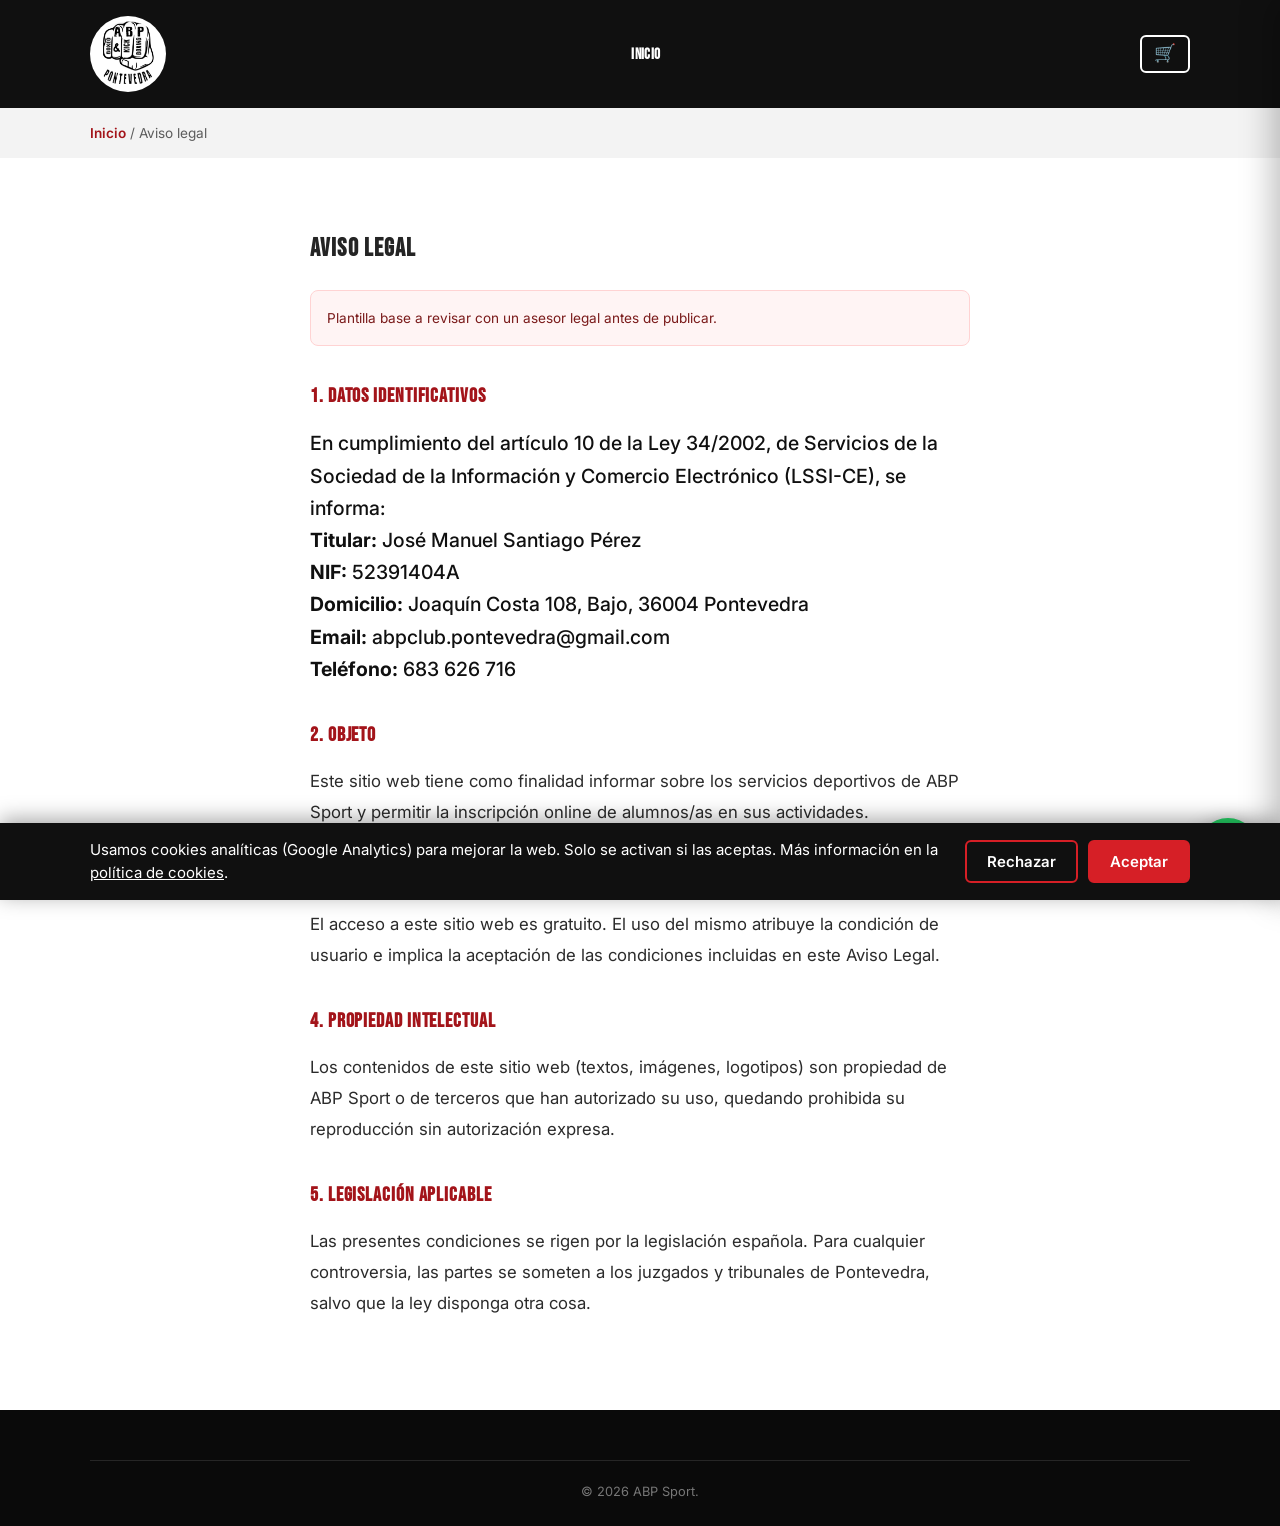
<file: public/aviso-legal.html>
<!DOCTYPE html>
<html lang="es">
<head>
<meta charset="UTF-8">
<meta name="viewport" content="width=device-width, initial-scale=1.0">
<title>Aviso Legal | ABP Sport</title>
<meta name="robots" content="noindex,follow">
<link rel="preconnect" href="https://fonts.googleapis.com">
<link rel="preconnect" href="https://fonts.gstatic.com" crossorigin>
<link href="https://fonts.googleapis.com/css2?family=Bebas+Neue&family=Inter:wght@400;500;600;700&display=swap" rel="stylesheet">
<link rel="stylesheet" href="css/style.css">
<link rel="icon" href="img/favicon-32.png">
<link rel="apple-touch-icon" href="img/apple-touch-icon.png">
<script defer src="js/analytics.js"></script>
</head>
<body>
<header class="site-header">
  <div class="nav-wrap">
    <a class='logo' href='/'><img src="img/logo.png" alt="ABP Sport Pontevedra"></a>
    <nav class="main-nav"><ul><li><a href='/'>Inicio</a></li></ul></nav>
  </div>
</header>
<div class="breadcrumb"><div class="container"><a href='/'>Inicio</a> / Aviso legal</div></div>
<section>
  <div class="container legal-content">
    <h1 style="margin-bottom:20px;">Aviso Legal</h1>
    <div class="aviso-caja">Plantilla base a revisar con un asesor legal antes de publicar.</div>

    <h2>1. Datos identificativos</h2>
    <p>En cumplimiento del artículo 10 de la Ley 34/2002, de Servicios de la Sociedad de la Información y Comercio Electrónico (LSSI-CE), se informa:<br>
    <strong>Titular:</strong> José Manuel Santiago Pérez<br>
    <strong>NIF:</strong> 52391404A<br>
    <strong>Domicilio:</strong> Joaquín Costa 108, Bajo, 36004 Pontevedra<br>
    <strong>Email:</strong> abpclub.pontevedra@gmail.com<br>
    <strong>Teléfono:</strong> 683 626 716</p>

    <h2>2. Objeto</h2>
    <p>Este sitio web tiene como finalidad informar sobre los servicios deportivos de ABP Sport y permitir la inscripción online de alumnos/as en sus actividades.</p>

    <h2>3. Condiciones de uso</h2>
    <p>El acceso a este sitio web es gratuito. El uso del mismo atribuye la condición de usuario e implica la aceptación de las condiciones incluidas en este Aviso Legal.</p>

    <h2>4. Propiedad intelectual</h2>
    <p>Los contenidos de este sitio web (textos, imágenes, logotipos) son propiedad de ABP Sport o de terceros que han autorizado su uso, quedando prohibida su reproducción sin autorización expresa.</p>

    <h2>5. Legislación aplicable</h2>
    <p>Las presentes condiciones se rigen por la legislación española. Para cualquier controversia, las partes se someten a los juzgados y tribunales de Pontevedra, salvo que la ley disponga otra cosa.</p>
  </div>
</section>
<footer class="site-footer"><div class="container"><div class="footer-bottom">© <span id="anio"></span> ABP Sport.</div></div></footer>
<script>document.getElementById('anio').textContent = new Date().getFullYear();</script>
<script src="js/site.js"></script>
<script src="js/carrito.js"></script>
</body>
</html>
</file>
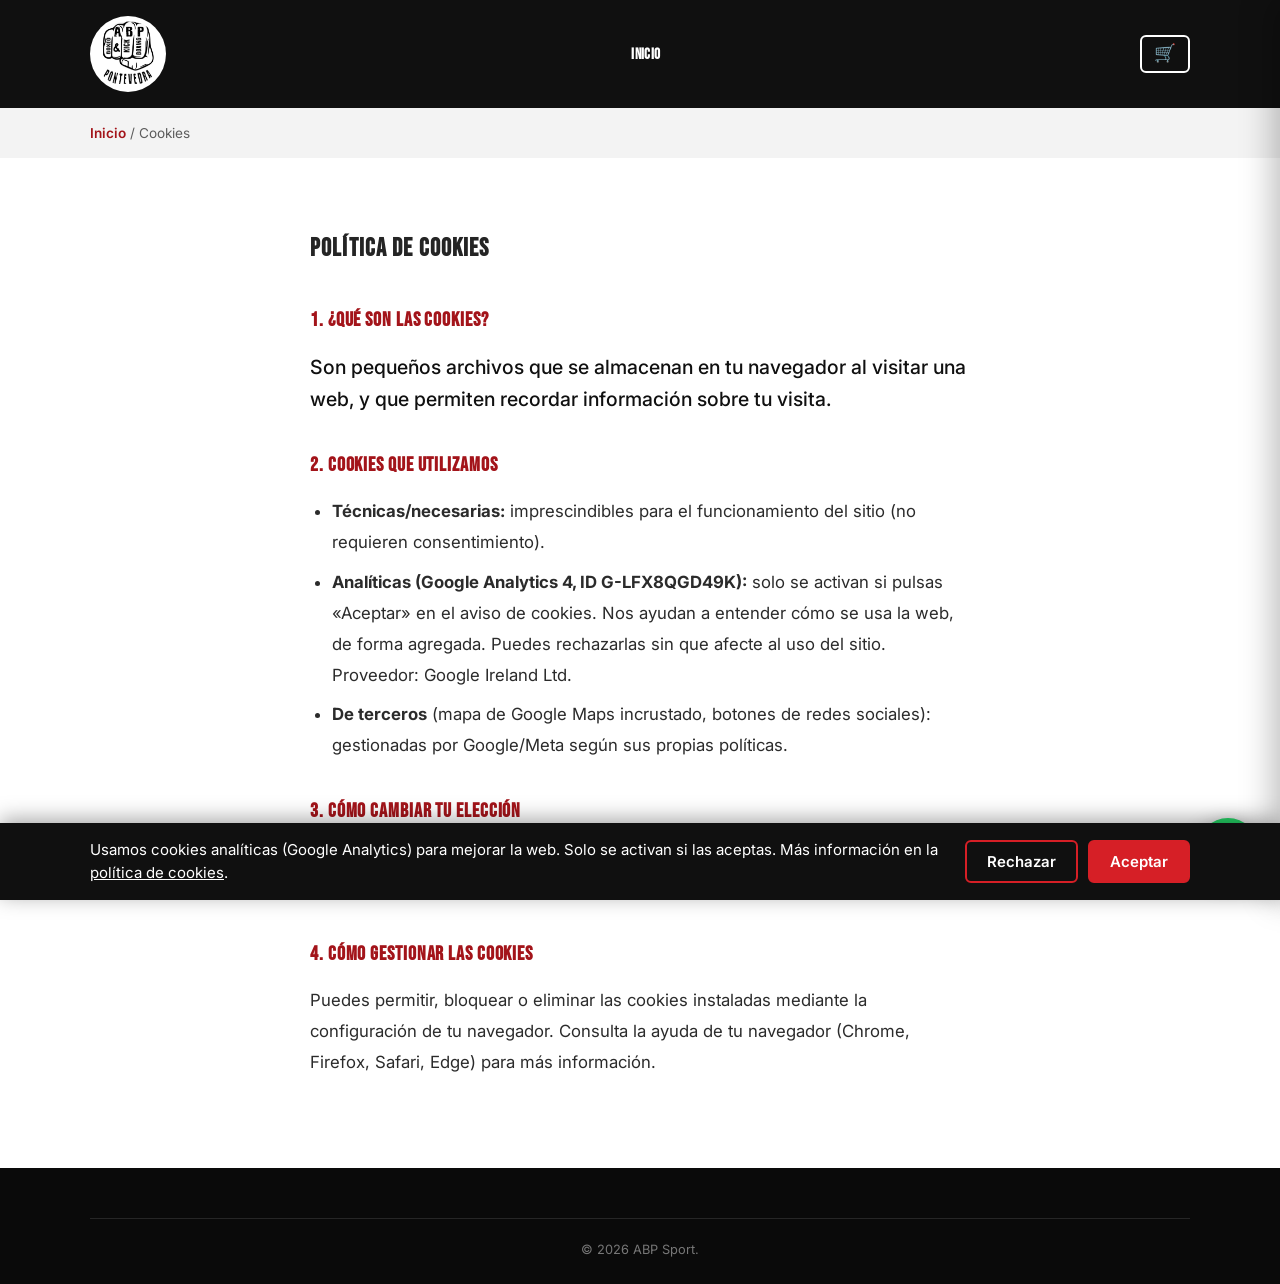
<file: public/cookies.html>
<!DOCTYPE html>
<html lang="es">
<head>
<meta charset="UTF-8">
<meta name="viewport" content="width=device-width, initial-scale=1.0">
<title>Política de Cookies | ABP Sport</title>
<meta name="robots" content="noindex,follow">
<link rel="preconnect" href="https://fonts.googleapis.com">
<link rel="preconnect" href="https://fonts.gstatic.com" crossorigin>
<link href="https://fonts.googleapis.com/css2?family=Bebas+Neue&family=Inter:wght@400;500;600;700&display=swap" rel="stylesheet">
<link rel="stylesheet" href="css/style.css">
<link rel="icon" href="img/favicon-32.png">
<link rel="apple-touch-icon" href="img/apple-touch-icon.png">
<script defer src="js/analytics.js"></script>
</head>
<body>
<header class="site-header">
  <div class="nav-wrap">
    <a class='logo' href='/'><img src="img/logo.png" alt="ABP Sport Pontevedra"></a>
    <nav class="main-nav"><ul><li><a href='/'>Inicio</a></li></ul></nav>
  </div>
</header>
<div class="breadcrumb"><div class="container"><a href='/'>Inicio</a> / Cookies</div></div>
<section>
  <div class="container legal-content">
    <h1 style="margin-bottom:20px;">Política de Cookies</h1>
    

    <h2>1. ¿Qué son las cookies?</h2>
    <p>Son pequeños archivos que se almacenan en tu navegador al visitar una web, y que permiten recordar información sobre tu visita.</p>

    <h2>2. Cookies que utilizamos</h2>
    <ul>
      <li><strong>Técnicas/necesarias:</strong> imprescindibles para el funcionamiento del sitio (no requieren consentimiento).</li>
      <li><strong>Analíticas (Google Analytics 4, ID G-LFX8QGD49K):</strong> solo se activan si pulsas «Aceptar» en el aviso de cookies. Nos ayudan a entender cómo se usa la web, de forma agregada. Puedes rechazarlas sin que afecte al uso del sitio. Proveedor: Google Ireland Ltd.</li>
      <li><strong>De terceros</strong> (mapa de Google Maps incrustado, botones de redes sociales): gestionadas por Google/Meta según sus propias políticas.</li>
    </ul>

    <h2>3. Cómo cambiar tu elección</h2>
    <p>Puedes borrar los datos del sitio en tu navegador para que el aviso vuelva a mostrarse, o <a href="#" data-cookie-settings>gestionar cookies ahora</a>.</p>

    <h2>4. Cómo gestionar las cookies</h2>
    <p>Puedes permitir, bloquear o eliminar las cookies instaladas mediante la configuración de tu navegador. Consulta la ayuda de tu navegador (Chrome, Firefox, Safari, Edge) para más información.</p>
  </div>
</section>
<footer class="site-footer"><div class="container"><div class="footer-bottom">© <span id="anio"></span> ABP Sport.</div></div></footer>
<script>document.getElementById('anio').textContent = new Date().getFullYear();</script>
<script src="js/site.js"></script>
<script src="js/carrito.js"></script>
</body>
</html>
</file>
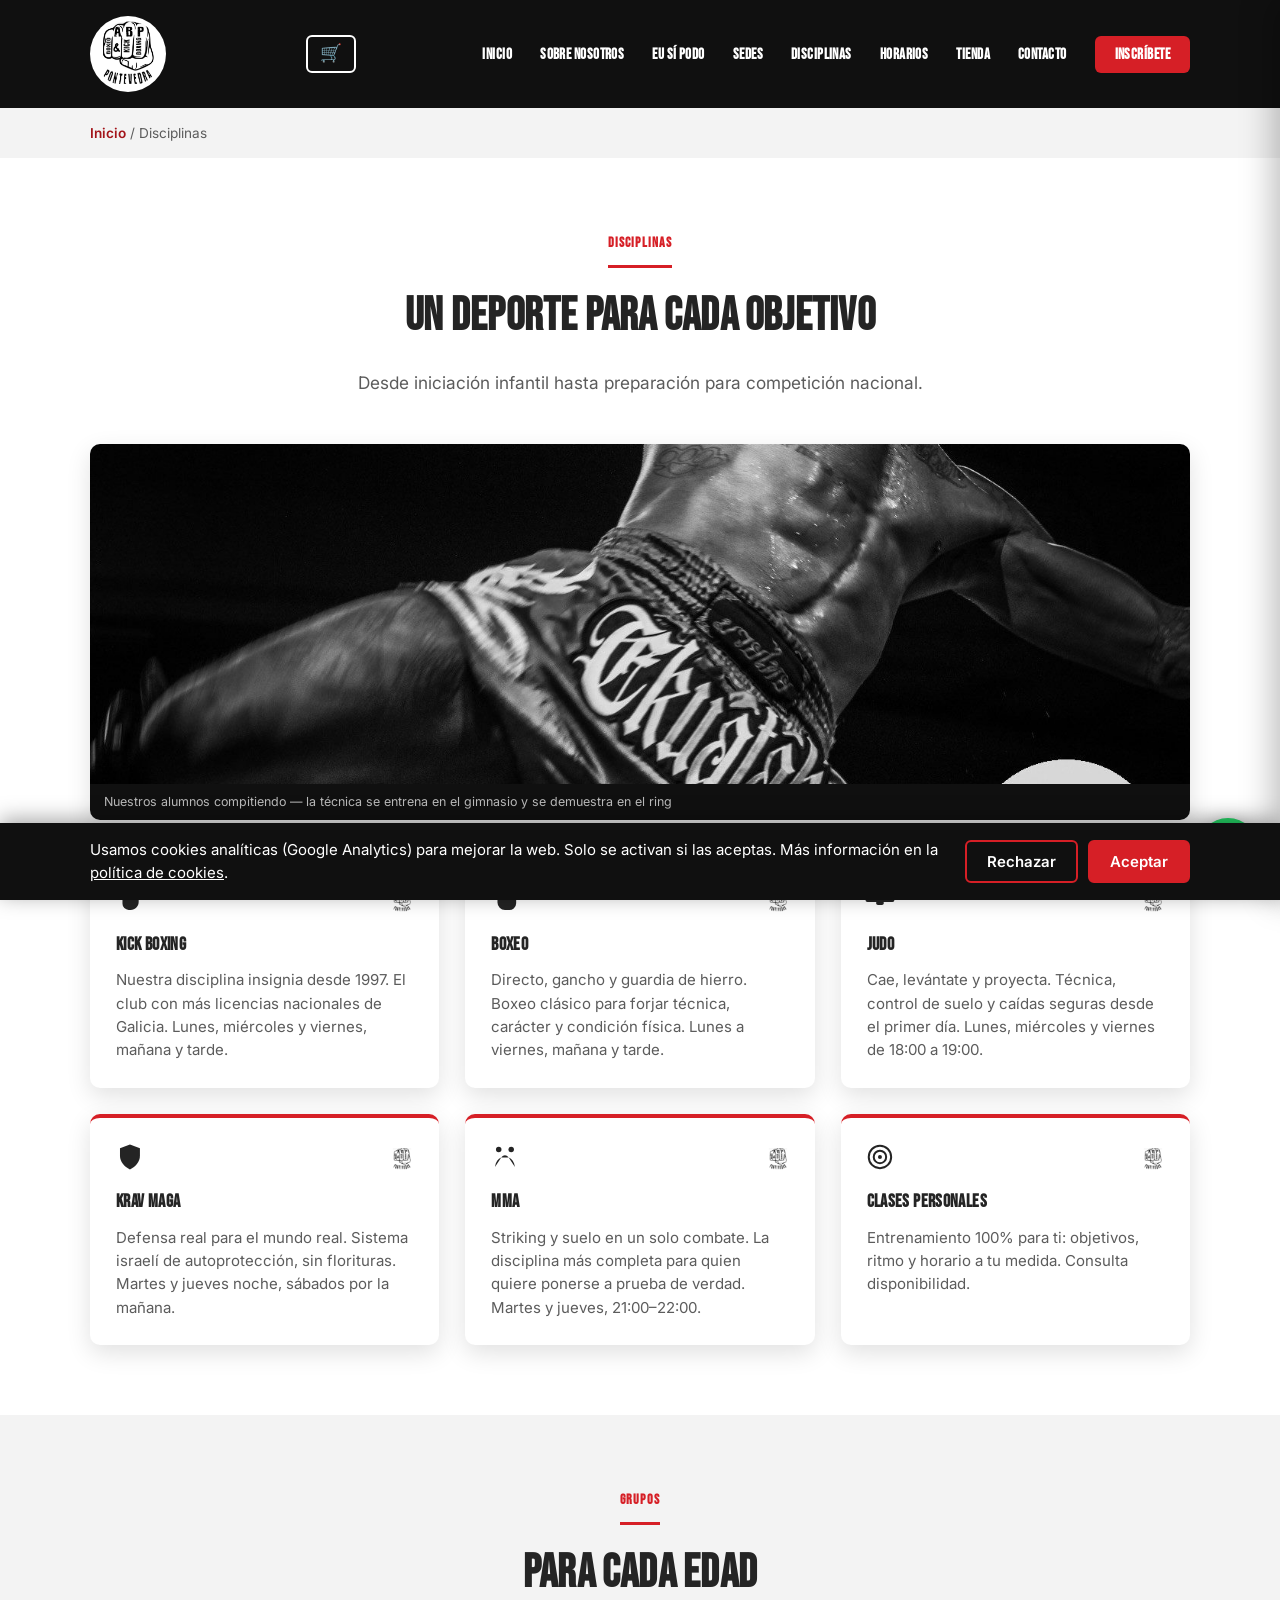
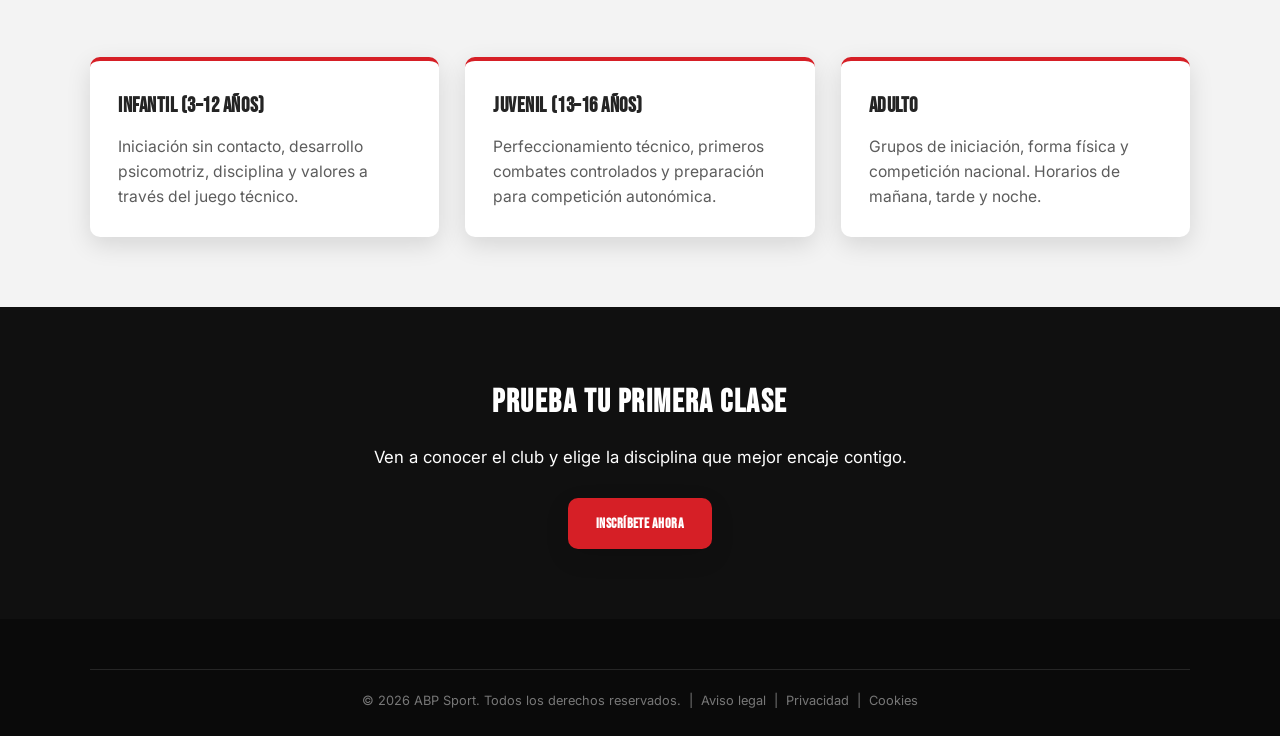
<file: public/disciplinas.html>
<!DOCTYPE html>
<html lang="es">
<head>
<meta charset="UTF-8">
<meta name="viewport" content="width=device-width, initial-scale=1.0">
<title>Disciplinas: Kick Boxing, Boxeo, Judo, Krav Maga y MMA | ABP Sport Pontevedra</title>
<meta name="description" content="Descubre las disciplinas de ABP Sport en Pontevedra: Kick Boxing, Boxeo, Judo, Krav Maga, MMA y clases personales, para niños y adultos, todos los niveles.">
<link rel="canonical" href="https://abpsports.es/disciplinas.html">
<meta property="og:image" content="https://abpsports.es/img/color-patada-alta-infantil.jpg">
<link rel="preconnect" href="https://fonts.googleapis.com">
<link rel="preconnect" href="https://fonts.gstatic.com" crossorigin>
<link href="https://fonts.googleapis.com/css2?family=Bebas+Neue&family=Inter:wght@400;500;600;700&display=swap" rel="stylesheet">
<link rel="stylesheet" href="css/style.css">
<link rel="icon" href="img/favicon-32.png">
<link rel="apple-touch-icon" href="img/apple-touch-icon.png">
<script defer src="js/analytics.js"></script>
</head>
<body>
<header class="site-header">
  <div class="nav-wrap">
    <a class='logo' href='/'><img src="img/logo.png" alt="ABP Sport Pontevedra"></a>
    <button class="menu-toggle" aria-label="Abrir menú" onclick="document.querySelector('.main-nav').classList.toggle('abierto')">☰</button>
    <nav class="main-nav">
      <ul>
        <li><a href='/'>Inicio</a></li>
        <li><a href='/sobre-nosotros'>Sobre nosotros</a></li>
        <li><a href='/programa-inclusivo'>Eu Sí Podo</a></li>
        <li><a href='/sedes'>Sedes</a></li>
        <li><a href='/disciplinas'>Disciplinas</a></li>
        <li><a href='/horarios'>Horarios</a></li>
        <li><a href='/tienda'>Tienda</a></li>
        <li><a href='/contacto'>Contacto</a></li>
        <li><a class='nav-cta' href='/inscripcion'>Inscríbete</a></li>
      </ul>
    </nav>
  </div>
</header>

<div class="breadcrumb"><div class="container"><a href='/'>Inicio</a> / Disciplinas</div></div>

<section>
  <div class="container">
    <div class="titulo-seccion">
      <span class="eyebrow">Disciplinas</span>
      <h1>Un deporte para cada objetivo</h1>
      <p>Desde iniciación infantil hasta preparación para competición nacional.</p>
    </div>
    <div class="foto-banner">
      <img src="img/accion-ring-clinch-color.jpg" alt="Combate de kickboxing en el ring, alumnos de ABP Sport en competición">
      <div class="pie">Nuestros alumnos compitiendo — la técnica se entrena en el gimnasio y se demuestra en el ring</div>
    </div>
    <div class="grid-3">
      <div class="card-disciplina">
        <div class="top-disciplina"><span class="icono"><span class="icon-wrap"><svg class="icon-inline" viewBox="0 0 24 24" aria-hidden="true"><path d="M7 10.5V7a2 2 0 1 1 4 0v3M11 10V6a2 2 0 1 1 4 0v4M15 10.5V7.5a2 2 0 1 1 4 0v6c0 3.6-2.7 6.5-6.5 6.5H11a5 5 0 0 1-5-5v-3.2c0-.8.6-1.3 1.3-1.3.7 0 1.2.6 1.2 1.3"/></svg></span></span><img src="img/logo.png" alt="" class="marca"></div>
        <h3>Kick Boxing</h3>
        <p>Nuestra disciplina insignia desde 1997. El club con más licencias nacionales de Galicia. Lunes, miércoles y viernes, mañana y tarde.</p>
      </div>
      <div class="card-disciplina">
        <div class="top-disciplina"><span class="icono"><span class="icon-wrap"><svg class="icon-inline" viewBox="0 0 24 24" aria-hidden="true"><path d="M6 11V8.5a1.5 1.5 0 0 1 3 0V11m3 0V7.5a1.5 1.5 0 0 1 3 0V11m3 0V9a1.5 1.5 0 0 1 3 0v5.5A5.5 5.5 0 0 1 14.5 20H12a6 6 0 0 1-6-6v-2.3c0-.7.6-1.2 1.3-1.2.7 0 1.2.6 1.2 1.3"/></svg></span></span><img src="img/logo.png" alt="" class="marca"></div>
        <h3>Boxeo</h3>
        <p>Directo, gancho y guardia de hierro. Boxeo clásico para forjar técnica, carácter y condición física. Lunes a viernes, mañana y tarde.</p>
      </div>
      <div class="card-disciplina">
        <div class="top-disciplina"><span class="icono"><span class="icon-wrap"><svg class="icon-inline" viewBox="0 0 24 24" aria-hidden="true"><path d="M2 12h20" stroke="currentColor" stroke-width="3.2" stroke-linecap="round"/><rect x="9" y="8" width="6" height="8" rx="1.4"/></svg></span></span><img src="img/logo.png" alt="" class="marca"></div>
        <h3>Judo</h3>
        <p>Cae, levántate y proyecta. Técnica, control de suelo y caídas seguras desde el primer día. Lunes, miércoles y viernes de 18:00 a 19:00.</p>
      </div>
      <div class="card-disciplina">
        <div class="top-disciplina"><span class="icono"><span class="icon-wrap"><svg class="icon-inline" viewBox="0 0 24 24" aria-hidden="true"><path d="M12 2 4 5v6c0 5 3.4 8.7 8 11 4.6-2.3 8-6 8-11V5l-8-3Z"/></svg></span></span><img src="img/logo.png" alt="" class="marca"></div>
        <h3>Krav Maga</h3>
        <p>Defensa real para el mundo real. Sistema israelí de autoprotección, sin florituras. Martes y jueves noche, sábados por la mañana.</p>
      </div>
      <div class="card-disciplina">
        <div class="top-disciplina"><span class="icono"><span class="icon-wrap"><svg class="icon-inline" viewBox="0 0 24 24" aria-hidden="true"><circle cx="7" cy="6" r="2.2"/><circle cx="17" cy="6" r="2.2"/><path d="M4 20c.5-4 2.5-6.5 5-7.5M20 20c-.5-4-2.5-6.5-5-7.5M9 12.5c1-1.2 2-1.9 3-1.9s2 .7 3 1.9"/></svg></span></span><img src="img/logo.png" alt="" class="marca"></div>
        <h3>MMA</h3>
        <p>Striking y suelo en un solo combate. La disciplina más completa para quien quiere ponerse a prueba de verdad. Martes y jueves, 21:00–22:00.</p>
      </div>
      <div class="card-disciplina">
        <div class="top-disciplina"><span class="icono"><span class="icon-wrap"><svg class="icon-inline" viewBox="0 0 24 24" aria-hidden="true"><circle cx="12" cy="12" r="9" fill="none" stroke="currentColor" stroke-width="1.6"/><circle cx="12" cy="12" r="5" fill="none" stroke="currentColor" stroke-width="1.6"/><circle cx="12" cy="12" r="1.6"/></svg></span></span><img src="img/logo.png" alt="" class="marca"></div>
        <h3>Clases personales</h3>
        <p>Entrenamiento 100% para ti: objetivos, ritmo y horario a tu medida. Consulta disponibilidad.</p>
      </div>
    </div>
  </div>
</section>

<section class="alt">
  <div class="container">
    <div class="titulo-seccion">
      <span class="eyebrow">Grupos</span>
      <h2>Para cada edad</h2>
    </div>
    <div class="grid-3">
      <div class="card"><h3>Infantil (3–12 años)</h3><p>Iniciación sin contacto, desarrollo psicomotriz, disciplina y valores a través del juego técnico.</p></div>
      <div class="card"><h3>Juvenil (13–16 años)</h3><p>Perfeccionamiento técnico, primeros combates controlados y preparación para competición autonómica.</p></div>
      <div class="card"><h3>Adulto</h3><p>Grupos de iniciación, forma física y competición nacional. Horarios de mañana, tarde y noche.</p></div>
    </div>
  </div>
</section>

<section class="cta-final">
  <div class="container">
    <h2>Prueba tu primera clase</h2>
    <p>Ven a conocer el club y elige la disciplina que mejor encaje contigo.</p>
    <a class='btn btn-primario' href='/inscripcion'>Inscríbete ahora</a>
  </div>
</section>

<footer class="site-footer">
  <div class="container">
    <div class="footer-bottom">© <span id="anio"></span> ABP Sport. Todos los derechos reservados. &nbsp;|&nbsp; <a href='/aviso-legal'>Aviso legal</a> &nbsp;|&nbsp; <a href='/privacidad'>Privacidad</a> &nbsp;|&nbsp; <a href='/cookies'>Cookies</a></div>
  </div>
</footer>
<script>document.getElementById('anio').textContent = new Date().getFullYear();</script>
<script src="js/site.js"></script>
<script src="js/carrito.js"></script>
</body>
</html>
</file>
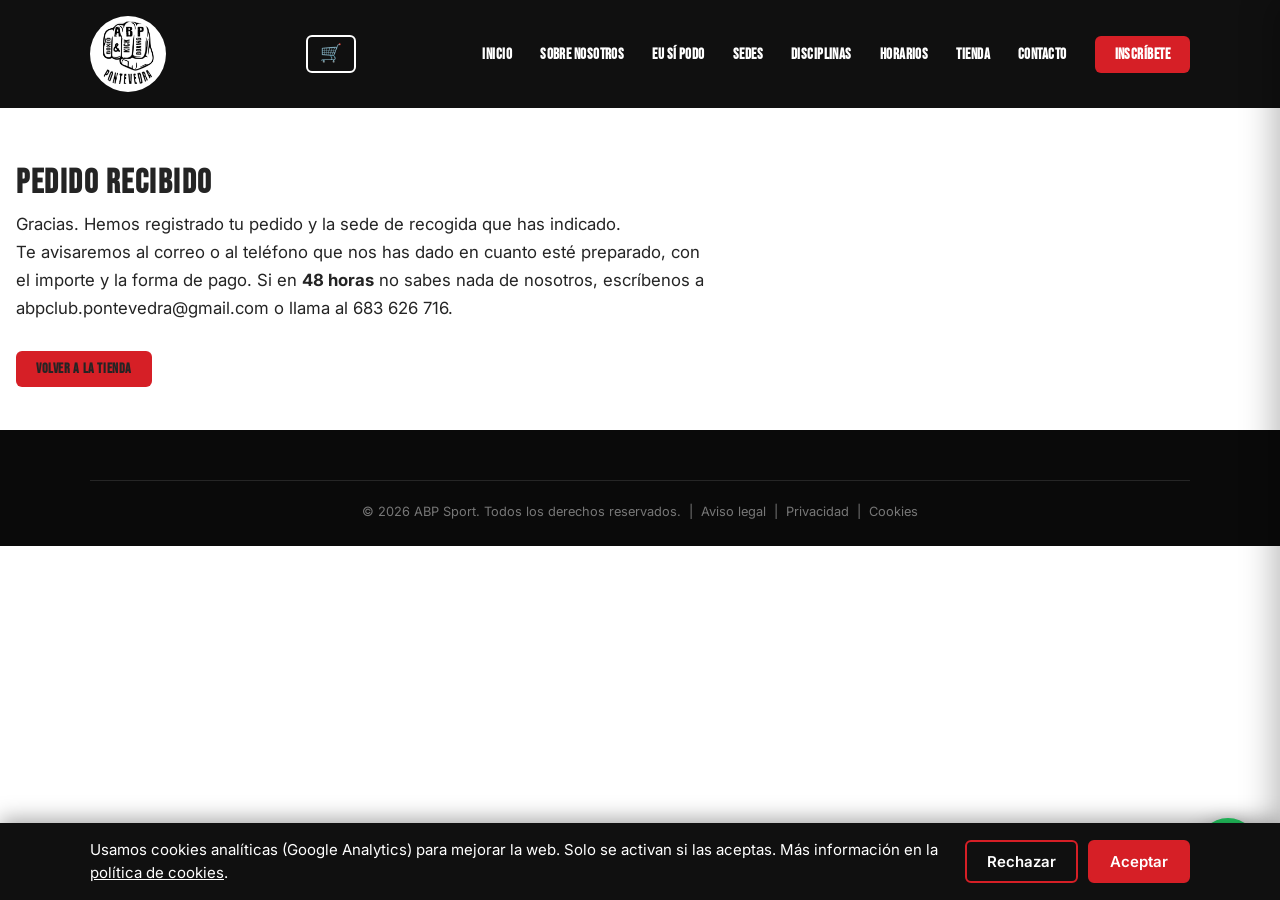
<file: public/gracias-pedido.html>
<!DOCTYPE html>
<html lang="es">
<head>
<meta charset="UTF-8">
<meta name="viewport" content="width=device-width, initial-scale=1.0">
<title>Pedido recibido | ABP Sport Pontevedra</title>
<meta name="description" content="Hemos recibido tu pedido en ABP Sport Pontevedra.">
<link rel="canonical" href="https://abpsports.es/gracias-pedido.html">
<meta name="robots" content="noindex">
<meta property="og:image" content="https://abpsports.es/img/color-patada-alta-infantil.jpg">
<link rel="preconnect" href="https://fonts.googleapis.com">
<link rel="preconnect" href="https://fonts.gstatic.com" crossorigin>
<link href="https://fonts.googleapis.com/css2?family=Bebas+Neue&family=Inter:wght@400;500;600;700&display=swap" rel="stylesheet">
<link rel="stylesheet" href="css/style.css">
<link rel="icon" href="img/favicon-32.png">
<link rel="apple-touch-icon" href="img/apple-touch-icon.png">
<script defer src="js/analytics.js"></script>
</head>
<body>
<header class="site-header">
  <div class="nav-wrap">
    <a class='logo' href='/'><img src="img/logo.png" alt="ABP Sport Pontevedra"></a>
    <button class="menu-toggle" aria-label="Abrir menú" onclick="document.querySelector('.main-nav').classList.toggle('abierto')">☰</button>
    <nav class="main-nav">
      <ul>
        <li><a href='/'>Inicio</a></li>
        <li><a href='/sobre-nosotros'>Sobre nosotros</a></li>
        <li><a href='/programa-inclusivo'>Eu Sí Podo</a></li>
        <li><a href='/sedes'>Sedes</a></li>
        <li><a href='/disciplinas'>Disciplinas</a></li>
        <li><a href='/horarios'>Horarios</a></li>
        <li><a href='/tienda'>Tienda</a></li>
        <li><a href='/contacto'>Contacto</a></li>
        <li><a class='nav-cta' href='/inscripcion'>Inscríbete</a></li>
      </ul>
    </nav>
  </div>
</header>
<main class="contenedor" style="max-width:720px;padding:3rem 1rem;">
  <h1>Pedido recibido</h1>
  <p>Gracias. Hemos registrado tu pedido y la sede de recogida que has indicado.</p>
  <p>Te avisaremos al correo o al teléfono que nos has dado en cuanto esté preparado, con el importe
     y la forma de pago. Si en <strong>48&nbsp;horas</strong> no sabes nada de nosotros, escríbenos a
     <a href="mailto:abpclub.pontevedra@gmail.com">abpclub.pontevedra@gmail.com</a> o llama al
     <a href="tel:+34683626716">683&nbsp;626&nbsp;716</a>.</p>
  <p style="margin-top:2rem;"><a class='nav-cta' href='/tienda'>Volver a la tienda</a></p>
</main>
<footer class="site-footer">
  <div class="container">
    <div class="footer-bottom">© <span id="anio"></span> ABP Sport. Todos los derechos reservados. &nbsp;|&nbsp; <a href='/aviso-legal'>Aviso legal</a> &nbsp;|&nbsp; <a href='/privacidad'>Privacidad</a> &nbsp;|&nbsp; <a href='/cookies'>Cookies</a></div>
  </div>
</footer>
<script>document.getElementById('anio').textContent = new Date().getFullYear();</script>
<script src="js/site.js"></script>
<script src="js/carrito.js"></script>
<script>
(function(){
  var c=document.getElementById('firma_lienzo'); if(!c) return;
  var r=c.getBoundingClientRect(), dpr=window.devicePixelRatio||1;
  c.width=r.width*dpr; c.height=r.height*dpr;
  var ctx=c.getContext('2d'); ctx.scale(dpr,dpr);
  ctx.lineWidth=2.2; ctx.lineCap='round'; ctx.lineJoin='round'; ctx.strokeStyle='#10233A';
  var dib=false; window.firmaVacia=true;
  function pos(e){var b=c.getBoundingClientRect(),t=e.touches?e.touches[0]:e;return [t.clientX-b.left,t.clientY-b.top];}
  function ini(e){e.preventDefault();dib=true;window.firmaVacia=false;ctx.beginPath();var p=pos(e);ctx.moveTo(p[0],p[1]);}
  function mov(e){if(!dib)return;e.preventDefault();var p=pos(e);ctx.lineTo(p[0],p[1]);ctx.stroke();}
  function fin(){dib=false;}
  ['mousedown','touchstart'].forEach(function(t){c.addEventListener(t,ini,{passive:false});});
  ['mousemove','touchmove'].forEach(function(t){c.addEventListener(t,mov,{passive:false});});
  ['mouseup','mouseleave','touchend','touchcancel'].forEach(function(t){c.addEventListener(t,fin);});
  window.limpiarFirma=function(){ctx.clearRect(0,0,c.width,c.height);window.firmaVacia=true;document.getElementById('firma').value='';};
  fetch('https://api.ipify.org?format=json').then(function(x){return x.json();})
    .then(function(j){document.getElementById('firma_ip').value=j.ip;}).catch(function(){});
  var form=c.closest('form');
  form.addEventListener('submit',function(e){
    if(window.firmaVacia){e.preventDefault();alert('Por favor, firma en el recuadro antes de enviar la inscripción.');c.scrollIntoView({behavior:'smooth',block:'center'});return false;}
    document.getElementById('firma').value=c.toDataURL('image/png');
    document.getElementById('firma_timestamp').value=new Date().toISOString();
  });
})();
</script>
</body>
</html>
</file>
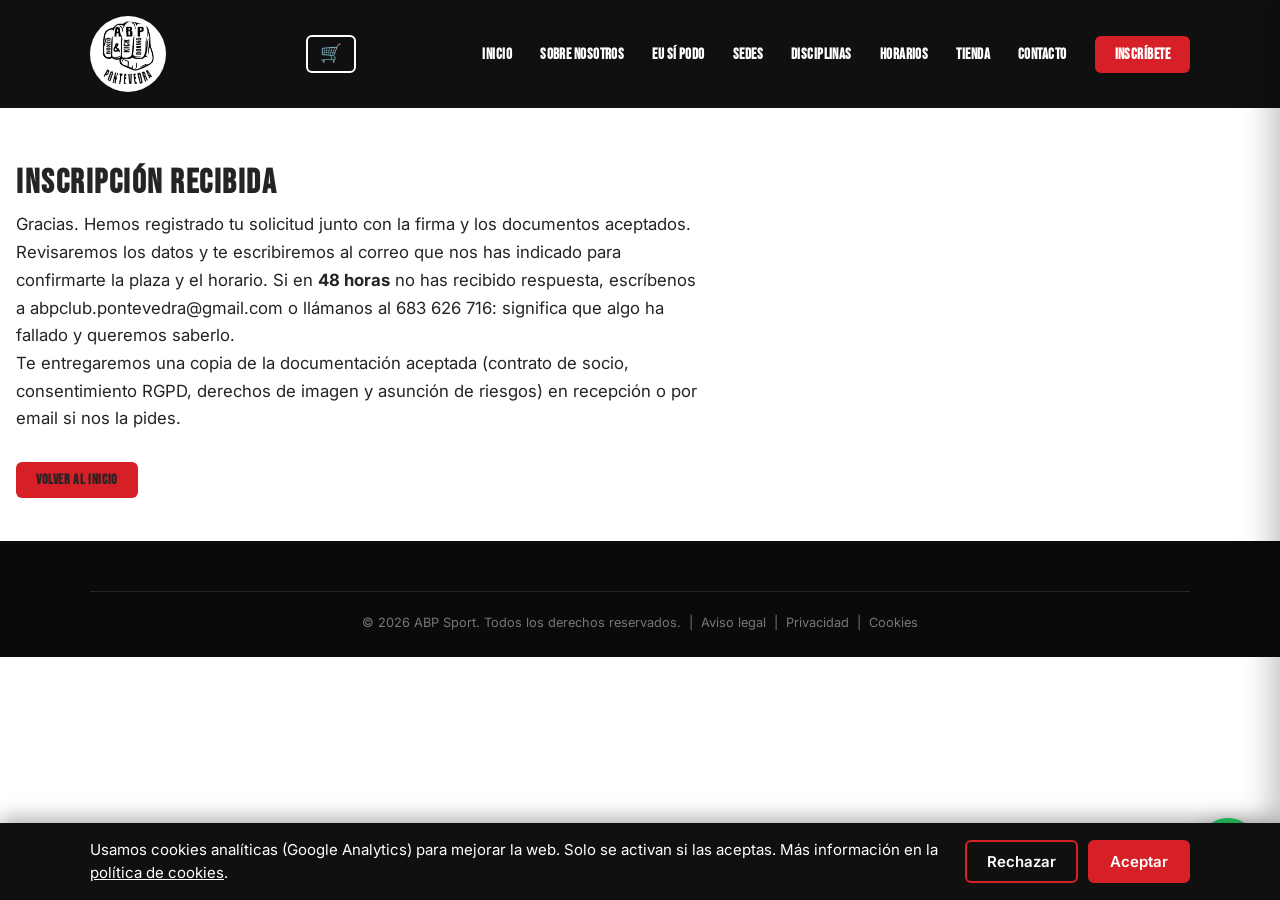
<file: public/gracias.html>
<!DOCTYPE html>
<html lang="es">
<head>
<meta charset="UTF-8">
<meta name="viewport" content="width=device-width, initial-scale=1.0">
<title>Inscripción recibida | ABP Sport Pontevedra</title>
<meta name="description" content="Hemos recibido tu inscripción en ABP Sport Pontevedra.">
<link rel="canonical" href="https://abpsports.es/gracias.html">
<meta name="robots" content="noindex">
<meta property="og:image" content="https://abpsports.es/img/color-patada-alta-infantil.jpg">
<link rel="preconnect" href="https://fonts.googleapis.com">
<link rel="preconnect" href="https://fonts.gstatic.com" crossorigin>
<link href="https://fonts.googleapis.com/css2?family=Bebas+Neue&family=Inter:wght@400;500;600;700&display=swap" rel="stylesheet">
<link rel="stylesheet" href="css/style.css">
<link rel="icon" href="img/favicon-32.png">
<link rel="apple-touch-icon" href="img/apple-touch-icon.png">
<script defer src="js/analytics.js"></script>
</head>
<body>
<header class="site-header">
  <div class="nav-wrap">
    <a class='logo' href='/'><img src="img/logo.png" alt="ABP Sport Pontevedra"></a>
    <button class="menu-toggle" aria-label="Abrir menú" onclick="document.querySelector('.main-nav').classList.toggle('abierto')">☰</button>
    <nav class="main-nav">
      <ul>
        <li><a href='/'>Inicio</a></li>
        <li><a href='/sobre-nosotros'>Sobre nosotros</a></li>
        <li><a href='/programa-inclusivo'>Eu Sí Podo</a></li>
        <li><a href='/sedes'>Sedes</a></li>
        <li><a href='/disciplinas'>Disciplinas</a></li>
        <li><a href='/horarios'>Horarios</a></li>
        <li><a href='/tienda'>Tienda</a></li>
        <li><a href='/contacto'>Contacto</a></li>
        <li><a class='nav-cta' href='/inscripcion'>Inscríbete</a></li>
      </ul>
    </nav>
  </div>
</header>
<main class="contenedor" style="max-width:720px;padding:3rem 1rem;">
  <h1>Inscripción recibida</h1>
  <p>Gracias. Hemos registrado tu solicitud junto con la firma y los documentos aceptados.</p>
  <p>Revisaremos los datos y te escribiremos al correo que nos has indicado para confirmarte la plaza
     y el horario. Si en <strong>48&nbsp;horas</strong> no has recibido respuesta, escríbenos a
     <a href="mailto:abpclub.pontevedra@gmail.com">abpclub.pontevedra@gmail.com</a> o llámanos al
     <a href="tel:+34683626716">683&nbsp;626&nbsp;716</a>: significa que algo ha fallado y queremos saberlo.</p>
  <!-- PDFs pendientes: cuando existan docs/*.pdf, restaurar aquí los enlaces de descarga -->
  <p>Te entregaremos una copia de la documentación aceptada (contrato de socio, consentimiento RGPD,
     derechos de imagen y asunción de riesgos) en recepción o por email si nos la pides.</p>
  <p style="margin-top:2rem;"><a class='nav-cta' href='/'>Volver al inicio</a></p>
</main>
<footer class="site-footer">
  <div class="container">
    <div class="footer-bottom">© <span id="anio"></span> ABP Sport. Todos los derechos reservados. &nbsp;|&nbsp; <a href='/aviso-legal'>Aviso legal</a> &nbsp;|&nbsp; <a href='/privacidad'>Privacidad</a> &nbsp;|&nbsp; <a href='/cookies'>Cookies</a></div>
  </div>
</footer>
<script>document.getElementById('anio').textContent = new Date().getFullYear();</script>
<script src="js/site.js"></script>
<script src="js/carrito.js"></script>
<script>
(function(){
  var c=document.getElementById('firma_lienzo'); if(!c) return;
  var r=c.getBoundingClientRect(), dpr=window.devicePixelRatio||1;
  c.width=r.width*dpr; c.height=r.height*dpr;
  var ctx=c.getContext('2d'); ctx.scale(dpr,dpr);
  ctx.lineWidth=2.2; ctx.lineCap='round'; ctx.lineJoin='round'; ctx.strokeStyle='#10233A';
  var dib=false; window.firmaVacia=true;
  function pos(e){var b=c.getBoundingClientRect(),t=e.touches?e.touches[0]:e;return [t.clientX-b.left,t.clientY-b.top];}
  function ini(e){e.preventDefault();dib=true;window.firmaVacia=false;ctx.beginPath();var p=pos(e);ctx.moveTo(p[0],p[1]);}
  function mov(e){if(!dib)return;e.preventDefault();var p=pos(e);ctx.lineTo(p[0],p[1]);ctx.stroke();}
  function fin(){dib=false;}
  ['mousedown','touchstart'].forEach(function(t){c.addEventListener(t,ini,{passive:false});});
  ['mousemove','touchmove'].forEach(function(t){c.addEventListener(t,mov,{passive:false});});
  ['mouseup','mouseleave','touchend','touchcancel'].forEach(function(t){c.addEventListener(t,fin);});
  window.limpiarFirma=function(){ctx.clearRect(0,0,c.width,c.height);window.firmaVacia=true;document.getElementById('firma').value='';};
  fetch('https://api.ipify.org?format=json').then(function(x){return x.json();})
    .then(function(j){document.getElementById('firma_ip').value=j.ip;}).catch(function(){});
  var form=c.closest('form');
  form.addEventListener('submit',function(e){
    if(window.firmaVacia){e.preventDefault();alert('Por favor, firma en el recuadro antes de enviar la inscripción.');c.scrollIntoView({behavior:'smooth',block:'center'});return false;}
    document.getElementById('firma').value=c.toDataURL('image/png');
    document.getElementById('firma_timestamp').value=new Date().toISOString();
  });
})();
</script>
</body>
</html>
</file>
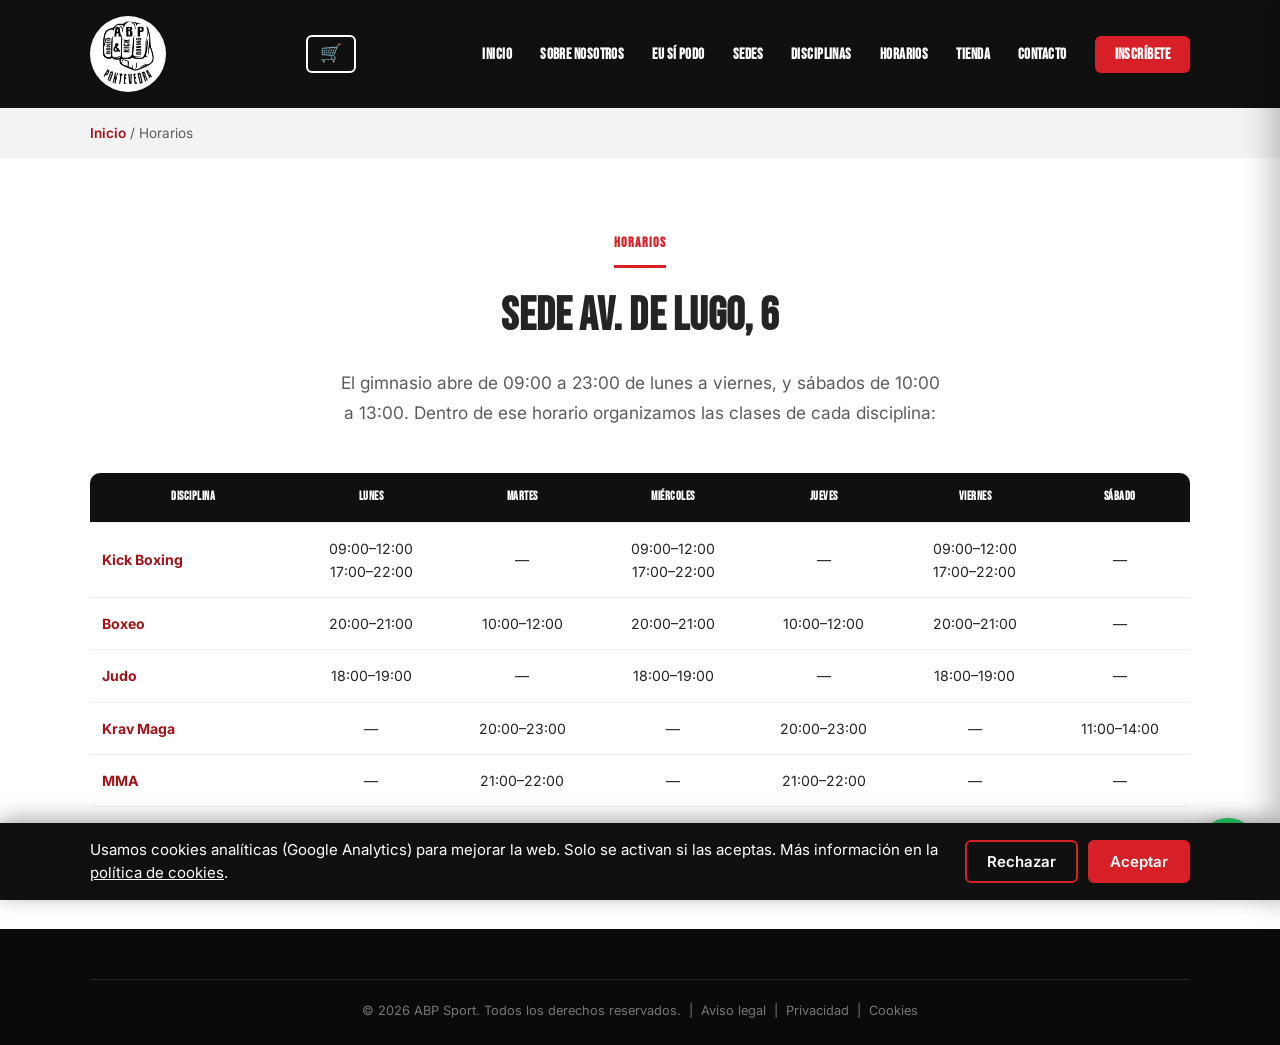
<file: public/horarios.html>
<!DOCTYPE html>
<html lang="es">
<head>
<meta charset="UTF-8">
<meta name="viewport" content="width=device-width, initial-scale=1.0">
<title>Horarios de clases | ABP Sport Pontevedra</title>
<meta name="description" content="Horario de clases de kick boxing, boxeo, judo, krav maga y MMA en ABP Sport Pontevedra, en nuestra sede de Av. de Lugo, 6.">
<link rel="canonical" href="https://abpsports.es/horarios.html">
<meta property="og:image" content="https://abpsports.es/img/color-patada-alta-infantil.jpg">
<link rel="preconnect" href="https://fonts.googleapis.com">
<link rel="preconnect" href="https://fonts.gstatic.com" crossorigin>
<link href="https://fonts.googleapis.com/css2?family=Bebas+Neue&family=Inter:wght@400;500;600;700&display=swap" rel="stylesheet">
<link rel="stylesheet" href="css/style.css">
<link rel="icon" href="img/favicon-32.png">
<link rel="apple-touch-icon" href="img/apple-touch-icon.png">
<script defer src="js/analytics.js"></script>
</head>
<body>
<header class="site-header">
  <div class="nav-wrap">
    <a class='logo' href='/'><img src="img/logo.png" alt="ABP Sport Pontevedra"></a>
    <button class="menu-toggle" aria-label="Abrir menú" onclick="document.querySelector('.main-nav').classList.toggle('abierto')">☰</button>
    <nav class="main-nav">
      <ul>
        <li><a href='/'>Inicio</a></li>
        <li><a href='/sobre-nosotros'>Sobre nosotros</a></li>
        <li><a href='/programa-inclusivo'>Eu Sí Podo</a></li>
        <li><a href='/sedes'>Sedes</a></li>
        <li><a href='/disciplinas'>Disciplinas</a></li>
        <li><a href='/horarios'>Horarios</a></li>
        <li><a href='/tienda'>Tienda</a></li>
        <li><a href='/contacto'>Contacto</a></li>
        <li><a class='nav-cta' href='/inscripcion'>Inscríbete</a></li>
      </ul>
    </nav>
  </div>
</header>

<div class="breadcrumb"><div class="container"><a href='/'>Inicio</a> / Horarios</div></div>

<section>
  <div class="container">
    <div class="titulo-seccion">
      <span class="eyebrow">Horarios</span>
      <h1>Sede Av. de Lugo, 6</h1>
      <p>El gimnasio abre de 09:00 a 23:00 de lunes a viernes, y sábados de 10:00 a 13:00. Dentro de ese horario organizamos las clases de cada disciplina:</p>
    </div>
    <div style="overflow-x:auto;">
    <table class="horarios">
      <thead>
        <tr><th>Disciplina</th><th>Lunes</th><th>Martes</th><th>Miércoles</th><th>Jueves</th><th>Viernes</th><th>Sábado</th></tr>
      </thead>
      <tbody>
        <tr><td class="disciplina">Kick Boxing</td><td>09:00–12:00<br>17:00–22:00</td><td>—</td><td>09:00–12:00<br>17:00–22:00</td><td>—</td><td>09:00–12:00<br>17:00–22:00</td><td>—</td></tr>
        <tr><td class="disciplina">Boxeo</td><td>20:00–21:00</td><td>10:00–12:00</td><td>20:00–21:00</td><td>10:00–12:00</td><td>20:00–21:00</td><td>—</td></tr>
        <tr><td class="disciplina">Judo</td><td>18:00–19:00</td><td>—</td><td>18:00–19:00</td><td>—</td><td>18:00–19:00</td><td>—</td></tr>
        <tr><td class="disciplina">Krav Maga</td><td>—</td><td>20:00–23:00</td><td>—</td><td>20:00–23:00</td><td>—</td><td>11:00–14:00</td></tr>
        <tr><td class="disciplina">MMA</td><td>—</td><td>21:00–22:00</td><td>—</td><td>21:00–22:00</td><td>—</td><td>—</td></tr>
        <tr><td class="disciplina">Clases personales</td><td colspan="6" style="text-align:center;">Horario a convenir</td></tr>
      </tbody>
    </table>
    </div>
  </div>
</section>

<footer class="site-footer">
  <div class="container">
    <div class="footer-bottom">© <span id="anio"></span> ABP Sport. Todos los derechos reservados. &nbsp;|&nbsp; <a href='/aviso-legal'>Aviso legal</a> &nbsp;|&nbsp; <a href='/privacidad'>Privacidad</a> &nbsp;|&nbsp; <a href='/cookies'>Cookies</a></div>
  </div>
</footer>
<script>document.getElementById('anio').textContent = new Date().getFullYear();</script>
<script src="js/site.js"></script>
<script src="js/carrito.js"></script>
</body>
</html>
</file>
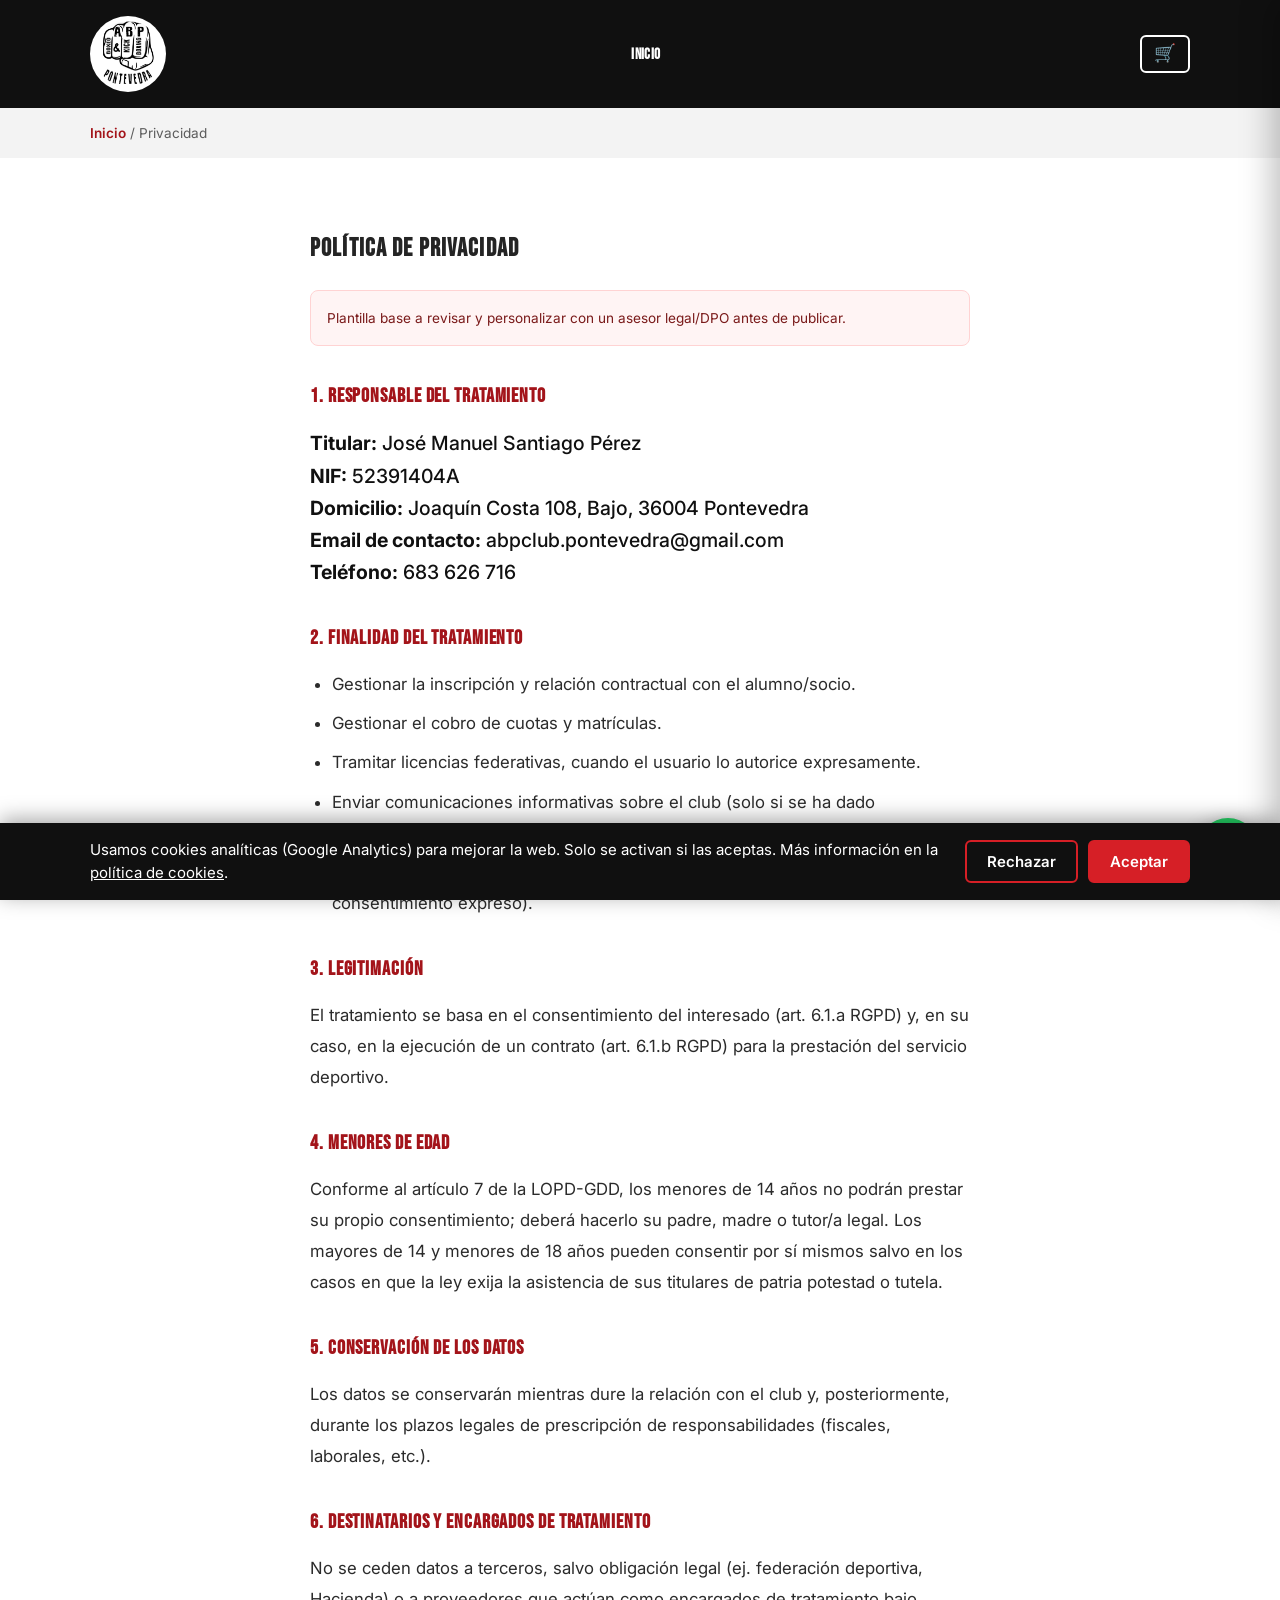
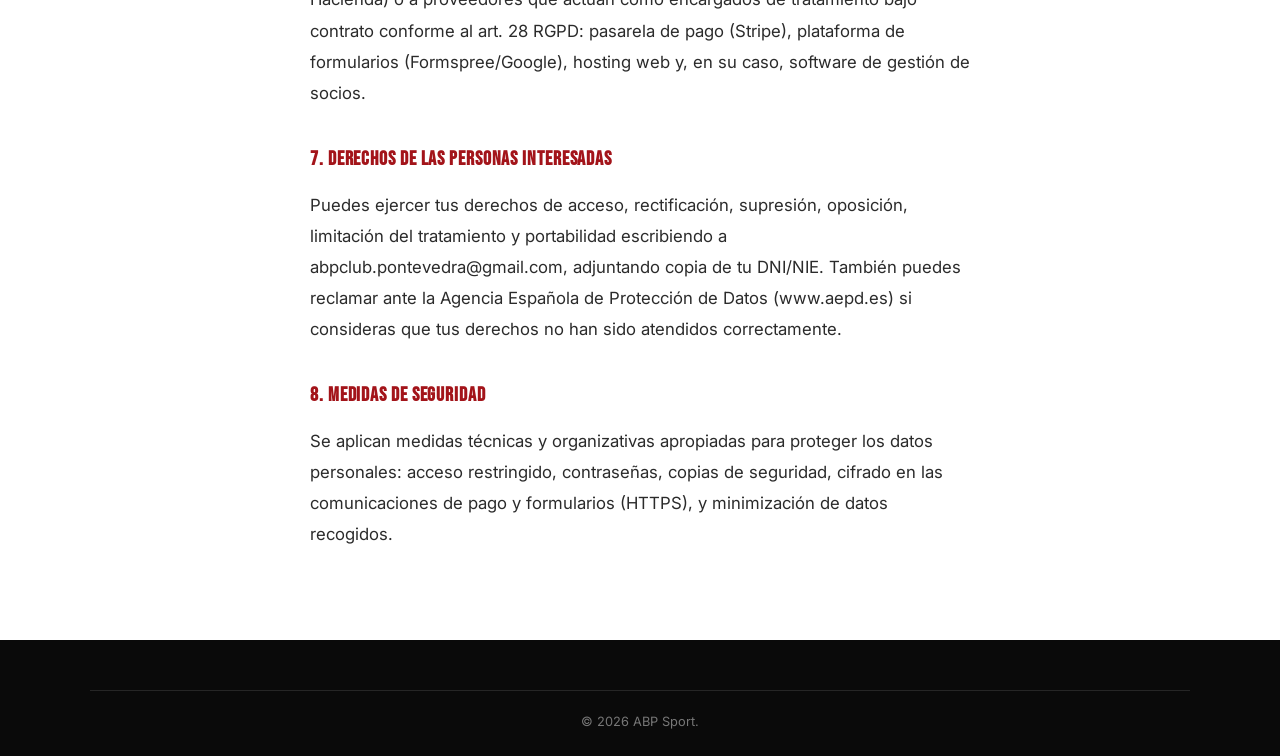
<file: public/privacidad.html>
<!DOCTYPE html>
<html lang="es">
<head>
<meta charset="UTF-8">
<meta name="viewport" content="width=device-width, initial-scale=1.0">
<title>Política de Privacidad | ABP Sport</title>
<meta name="robots" content="noindex,follow">
<link rel="preconnect" href="https://fonts.googleapis.com">
<link rel="preconnect" href="https://fonts.gstatic.com" crossorigin>
<link href="https://fonts.googleapis.com/css2?family=Bebas+Neue&family=Inter:wght@400;500;600;700&display=swap" rel="stylesheet">
<link rel="stylesheet" href="css/style.css">
<link rel="icon" href="img/favicon-32.png">
<link rel="apple-touch-icon" href="img/apple-touch-icon.png">
<script defer src="js/analytics.js"></script>
</head>
<body>
<header class="site-header">
  <div class="nav-wrap">
    <a class='logo' href='/'><img src="img/logo.png" alt="ABP Sport Pontevedra"></a>
    <nav class="main-nav"><ul><li><a href='/'>Inicio</a></li></ul></nav>
  </div>
</header>
<div class="breadcrumb"><div class="container"><a href='/'>Inicio</a> / Privacidad</div></div>
<section>
  <div class="container legal-content">
    <h1 style="margin-bottom:20px;">Política de Privacidad</h1>
    <div class="aviso-caja">Plantilla base a revisar y personalizar con un asesor legal/DPO antes de publicar.</div>

    <h2>1. Responsable del tratamiento</h2>
    <p><strong>Titular:</strong> José Manuel Santiago Pérez<br>
    <strong>NIF:</strong> 52391404A<br>
    <strong>Domicilio:</strong> Joaquín Costa 108, Bajo, 36004 Pontevedra<br>
    <strong>Email de contacto:</strong> abpclub.pontevedra@gmail.com<br>
    <strong>Teléfono:</strong> 683 626 716</p>

    <h2>2. Finalidad del tratamiento</h2>
    <ul>
      <li>Gestionar la inscripción y relación contractual con el alumno/socio.</li>
      <li>Gestionar el cobro de cuotas y matrículas.</li>
      <li>Tramitar licencias federativas, cuando el usuario lo autorice expresamente.</li>
      <li>Enviar comunicaciones informativas sobre el club (solo si se ha dado consentimiento).</li>
      <li>Publicar fotografías/vídeos con fines promocionales (solo si se ha dado consentimiento expreso).</li>
    </ul>

    <h2>3. Legitimación</h2>
    <p>El tratamiento se basa en el consentimiento del interesado (art. 6.1.a RGPD) y, en su caso, en la ejecución de un contrato (art. 6.1.b RGPD) para la prestación del servicio deportivo.</p>

    <h2>4. Menores de edad</h2>
    <p>Conforme al artículo 7 de la LOPD-GDD, los menores de 14 años no podrán prestar su propio consentimiento; deberá hacerlo su padre, madre o tutor/a legal. Los mayores de 14 y menores de 18 años pueden consentir por sí mismos salvo en los casos en que la ley exija la asistencia de sus titulares de patria potestad o tutela.</p>

    <h2>5. Conservación de los datos</h2>
    <p>Los datos se conservarán mientras dure la relación con el club y, posteriormente, durante los plazos legales de prescripción de responsabilidades (fiscales, laborales, etc.).</p>

    <h2>6. Destinatarios y encargados de tratamiento</h2>
    <p>No se ceden datos a terceros, salvo obligación legal (ej. federación deportiva, Hacienda) o a proveedores que actúan como encargados de tratamiento bajo contrato conforme al art. 28 RGPD: pasarela de pago (Stripe), plataforma de formularios (Formspree/Google), hosting web y, en su caso, software de gestión de socios.</p>

    <h2>7. Derechos de las personas interesadas</h2>
    <p>Puedes ejercer tus derechos de acceso, rectificación, supresión, oposición, limitación del tratamiento y portabilidad escribiendo a abpclub.pontevedra@gmail.com, adjuntando copia de tu DNI/NIE. También puedes reclamar ante la Agencia Española de Protección de Datos (www.aepd.es) si consideras que tus derechos no han sido atendidos correctamente.</p>

    <h2>8. Medidas de seguridad</h2>
    <p>Se aplican medidas técnicas y organizativas apropiadas para proteger los datos personales: acceso restringido, contraseñas, copias de seguridad, cifrado en las comunicaciones de pago y formularios (HTTPS), y minimización de datos recogidos.</p>
  </div>
</section>
<footer class="site-footer"><div class="container"><div class="footer-bottom">© <span id="anio"></span> ABP Sport.</div></div></footer>
<script>document.getElementById('anio').textContent = new Date().getFullYear();</script>
<script src="js/site.js"></script>
<script src="js/carrito.js"></script>
</body>
</html>
</file>
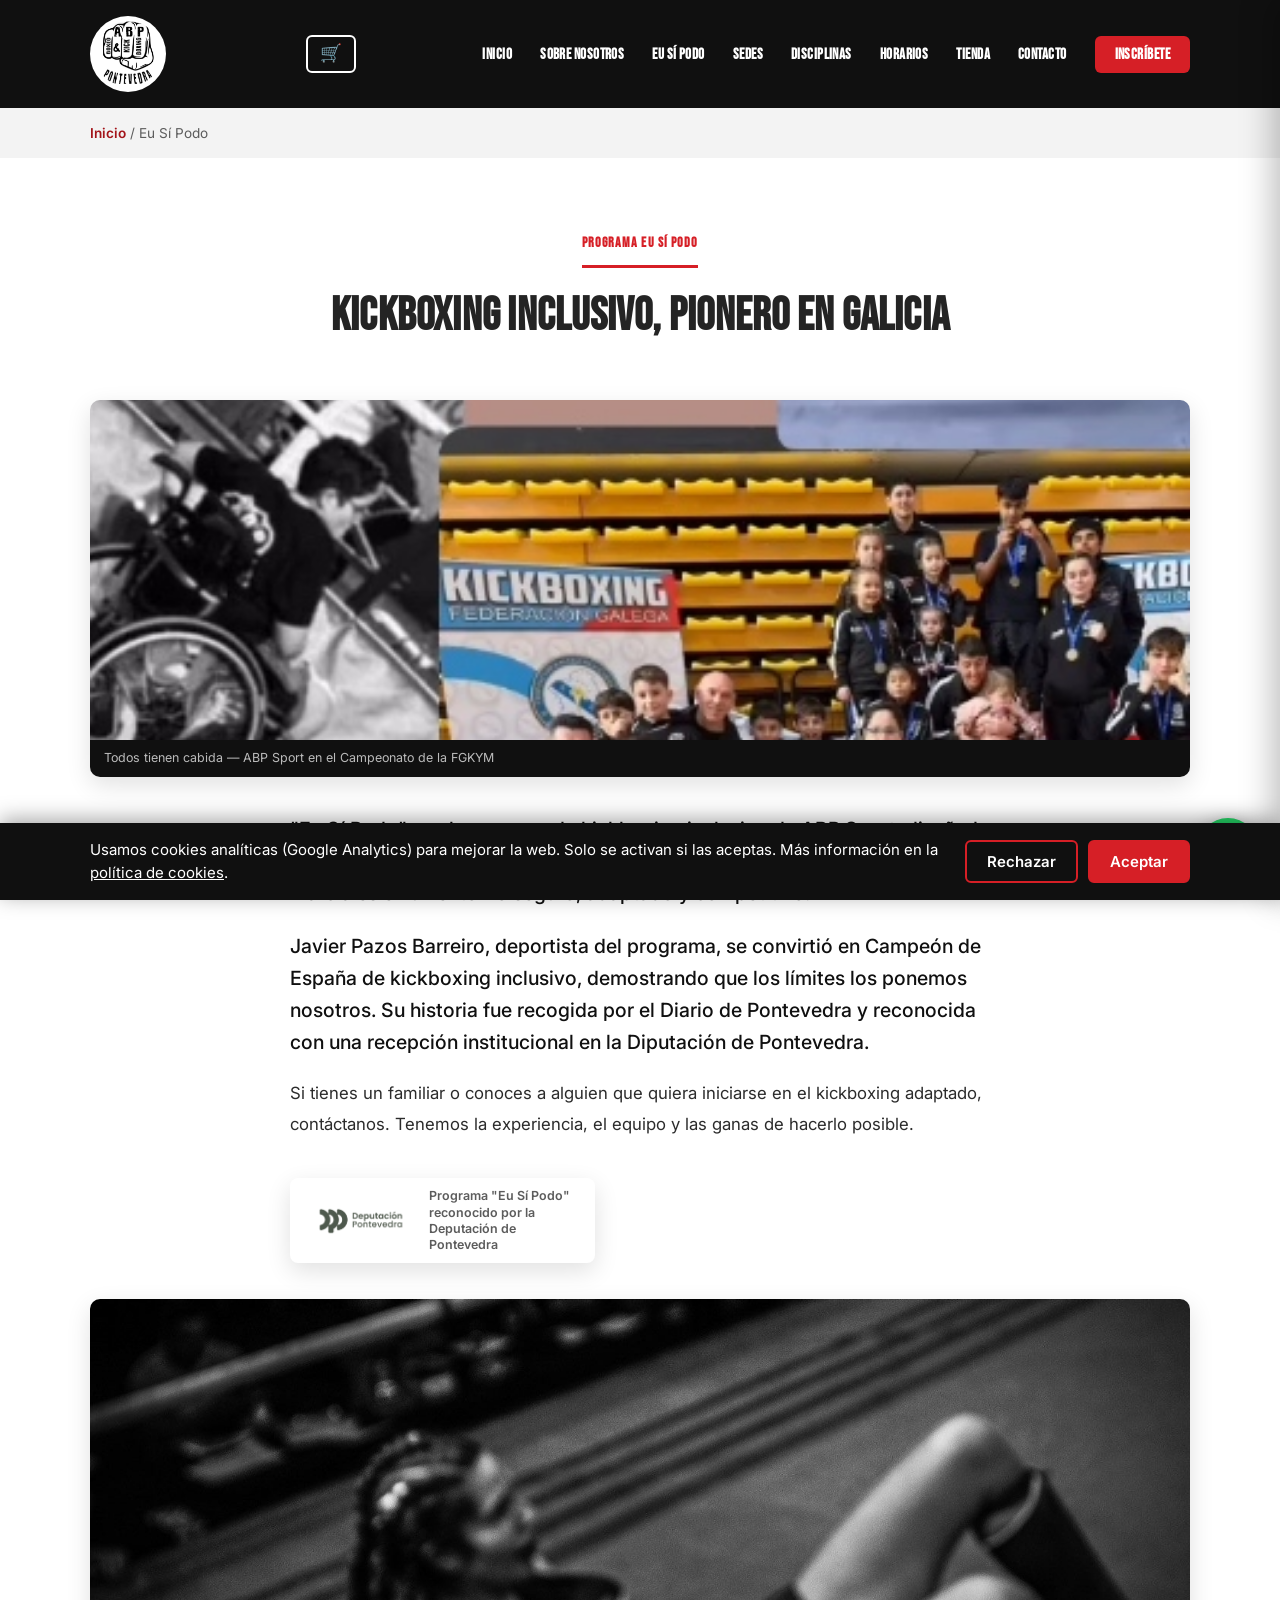
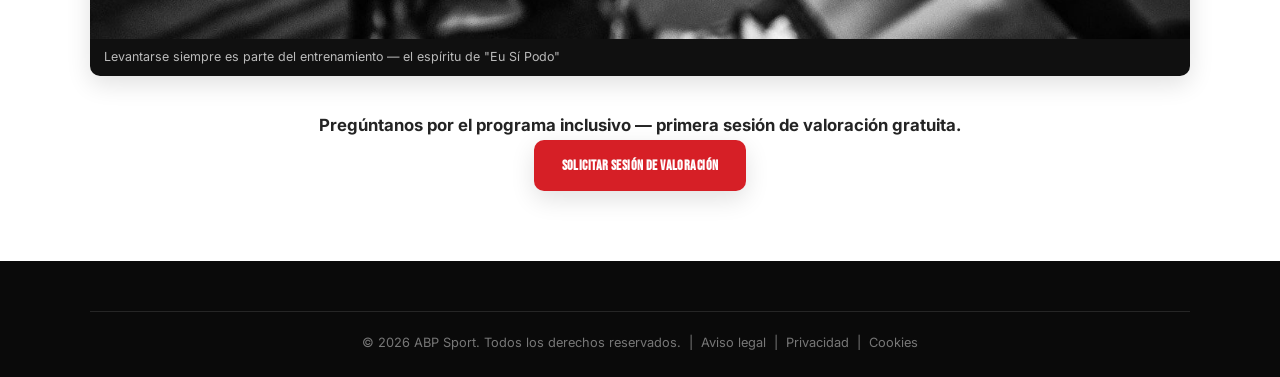
<file: public/programa-inclusivo.html>
<!DOCTYPE html>
<html lang="es">
<head>
<meta charset="UTF-8">
<meta name="viewport" content="width=device-width, initial-scale=1.0">
<title>Eu Sí Podo — Kickboxing inclusivo | ABP Sport Pontevedra</title>
<meta name="description" content="Eu Sí Podo: programa de kickboxing inclusivo de ABP Sport en Pontevedra, pionero en Galicia y reconocido por la Diputación de Pontevedra. Javier Pazos Barreiro, Campeón de España.">
<link rel="canonical" href="https://abpsports.es/programa-inclusivo.html">
<meta property="og:image" content="https://abpsports.es/img/color-patada-alta-infantil.jpg">
<link rel="preconnect" href="https://fonts.googleapis.com">
<link rel="preconnect" href="https://fonts.gstatic.com" crossorigin>
<link href="https://fonts.googleapis.com/css2?family=Bebas+Neue&family=Inter:wght@400;500;600;700&display=swap" rel="stylesheet">
<link rel="stylesheet" href="css/style.css">
<link rel="icon" href="img/favicon-32.png">
<link rel="apple-touch-icon" href="img/apple-touch-icon.png">
<script defer src="js/analytics.js"></script>
</head>
<body>
<header class="site-header">
  <div class="nav-wrap">
    <a class='logo' href='/'><img src="img/logo.png" alt="ABP Sport Pontevedra"></a>
    <button class="menu-toggle" aria-label="Abrir menú" onclick="document.querySelector('.main-nav').classList.toggle('abierto')">☰</button>
    <nav class="main-nav">
      <ul>
        <li><a href='/'>Inicio</a></li>
        <li><a href='/sobre-nosotros'>Sobre nosotros</a></li>
        <li><a href='/programa-inclusivo'>Eu Sí Podo</a></li>
        <li><a href='/sedes'>Sedes</a></li>
        <li><a href='/disciplinas'>Disciplinas</a></li>
        <li><a href='/horarios'>Horarios</a></li>
        <li><a href='/tienda'>Tienda</a></li>
        <li><a href='/contacto'>Contacto</a></li>
        <li><a class='nav-cta' href='/inscripcion'>Inscríbete</a></li>
      </ul>
    </nav>
  </div>
</header>

<div class="breadcrumb"><div class="container"><a href='/'>Inicio</a> / Eu Sí Podo</div></div>

<section>
  <div class="container">
    <div class="titulo-seccion">
      <span class="eyebrow">Programa Eu Sí Podo</span>
      <h1>Kickboxing inclusivo, pionero en Galicia</h1>
    </div>
    <div class="foto-banner">
      <img src="img/color-inclusivo-collage-fgkym.jpg" alt="Deportistas del programa Eu Sí Podo de ABP Sport compitiendo en el Campeonato de la Federación Galega de Kickboxing">
      <div class="pie">Todos tienen cabida — ABP Sport en el Campeonato de la FGKYM</div>
    </div>
    <div class="legal-content">
      <p>"Eu Sí Podo" es el programa de kickboxing inclusivo de ABP Sport, diseñado para que personas con diversidad funcional puedan practicar artes marciales en un entorno seguro, adaptado y competitivo.</p>
    </div>
    <div class="legal-content">
      <p>Javier Pazos Barreiro, deportista del programa, se convirtió en Campeón de España de kickboxing inclusivo, demostrando que los límites los ponemos nosotros. Su historia fue recogida por el Diario de Pontevedra y reconocida con una recepción institucional en la Diputación de Pontevedra.</p>
      <p>Si tienes un familiar o conoces a alguien que quiera iniciarse en el kickboxing adaptado, contáctanos. Tenemos la experiencia, el equipo y las ganas de hacerlo posible.</p>
      <div class="sello-institucional">
        <img src="img/deputacion-pontevedra-logo.png" alt="Logo de la Deputación de Pontevedra">
        <span>Programa "Eu Sí Podo" reconocido por la Deputación de Pontevedra</span>
      </div>
      <!-- Logo de la Xunta de Galicia: pendiente. No se ha encontrado en este
           sitio ningún archivo de imagen del logo oficial ni una fuente que
           confirme una colaboración/reconocimiento formal de la Xunta con
           este programa — no se ha añadido para no publicar un aval
           institucional no verificado. Si el reconocimiento es real, envía
           el archivo del logo oficial y el texto exacto del reconocimiento
           (colaboración, patrocinio, licencia federativa...) y se añade
           aquí mismo, junto al de la Diputación. -->
    </div>
    <div class="foto-banner">
      <img src="img/bn-chica-suelo-ring.jpg" alt="Deportista levantándose en el ring, símbolo de superación en ABP Sport">
      <div class="pie">Levantarse siempre es parte del entrenamiento — el espíritu de "Eu Sí Podo"</div>
    </div>
    <div style="text-align:center;margin-top:36px;">
      <p style="font-weight:700;">Pregúntanos por el programa inclusivo — primera sesión de valoración gratuita.</p>
      <a class='btn btn-primario' href='/inscripcion'>Solicitar sesión de valoración</a>
    </div>
  </div>
</section>

<footer class="site-footer">
  <div class="container">
    <div class="footer-bottom">© <span id="anio"></span> ABP Sport. Todos los derechos reservados. &nbsp;|&nbsp; <a href='/aviso-legal'>Aviso legal</a> &nbsp;|&nbsp; <a href='/privacidad'>Privacidad</a> &nbsp;|&nbsp; <a href='/cookies'>Cookies</a></div>
  </div>
</footer>
<script>document.getElementById('anio').textContent = new Date().getFullYear();</script>
<script src="js/site.js"></script>
<script src="js/carrito.js"></script>
</body>
</html>
</file>
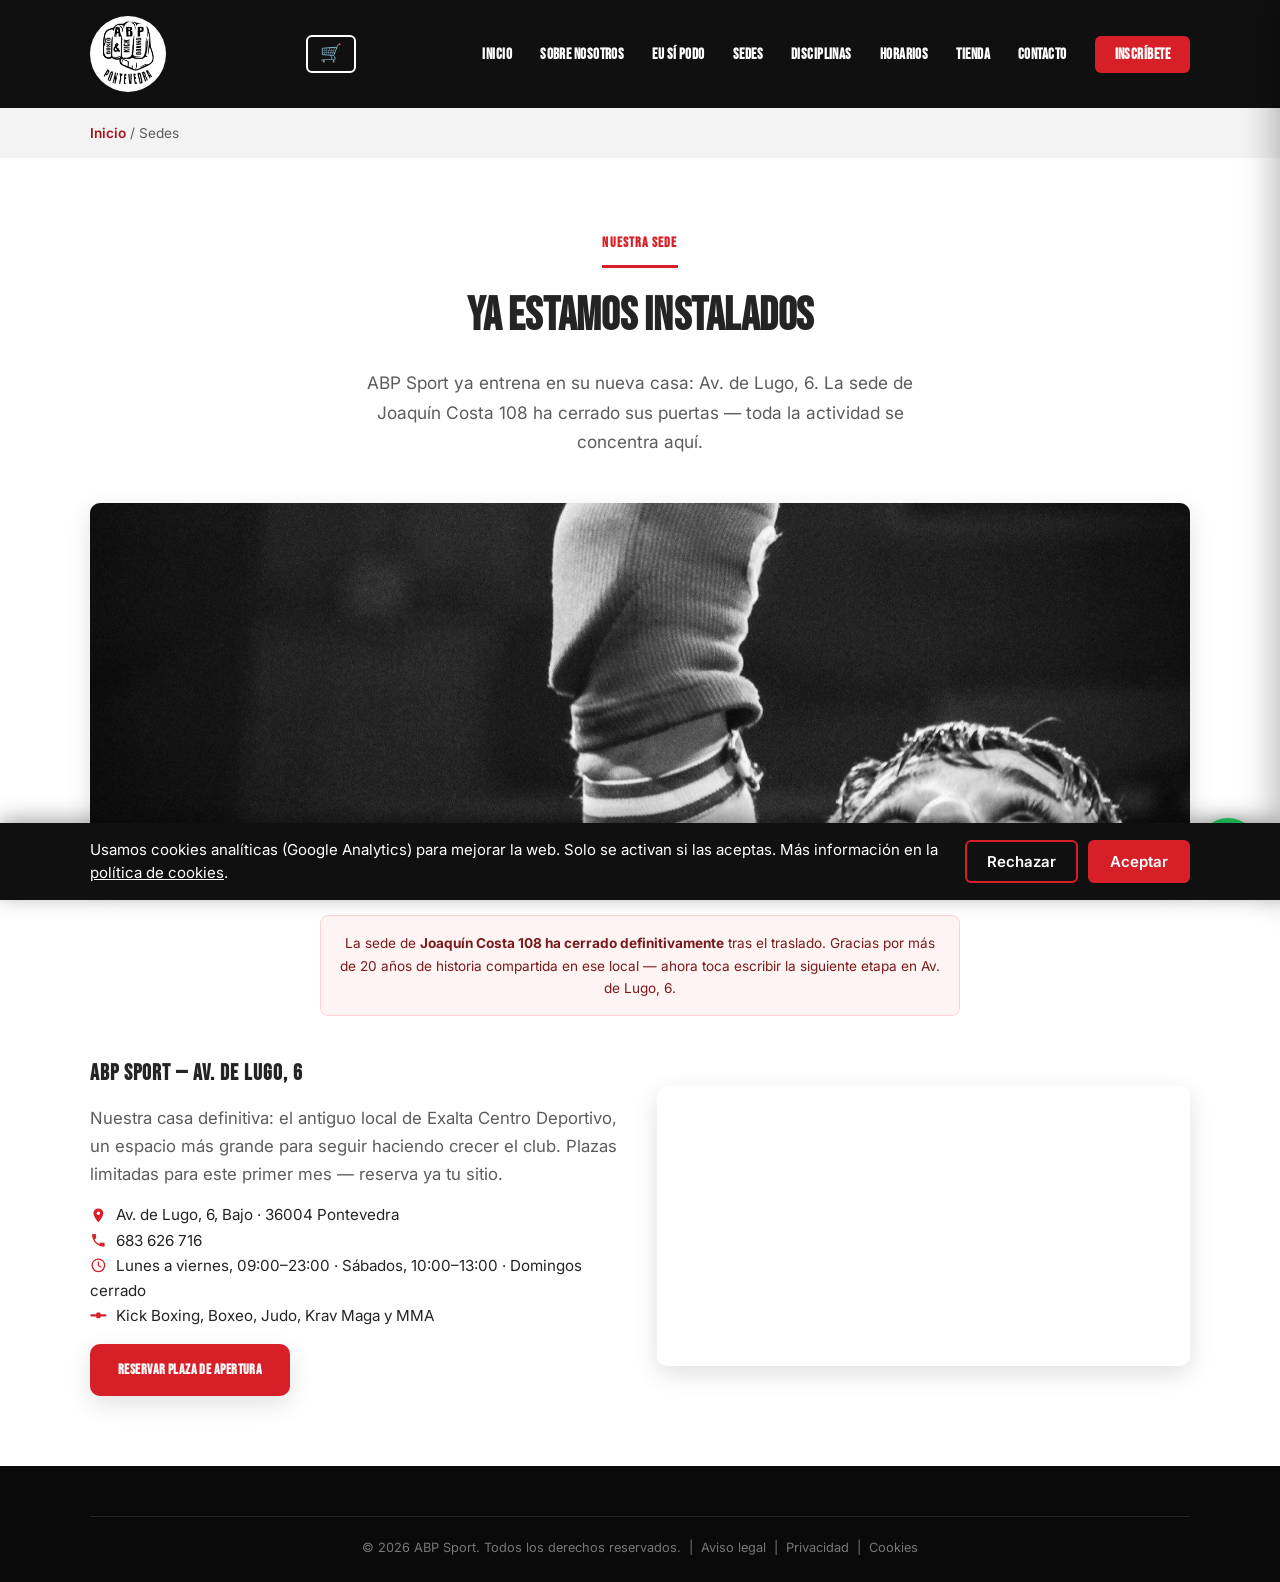
<file: public/sedes.html>
<!DOCTYPE html>
<html lang="es">
<head>
<meta charset="UTF-8">
<meta name="viewport" content="width=device-width, initial-scale=1.0">
<title>Nuestra sede | ABP Sport Av. de Lugo, 6, Pontevedra</title>
<meta name="description" content="ABP Sport ya está en su nueva sede de Av. de Lugo, 6, Pontevedra (antiguo Exalta Centro Deportivo). Plazas limitadas — reserva tu primera clase gratis.">
<link rel="canonical" href="https://abpsports.es/sedes.html">
<meta property="og:image" content="https://abpsports.es/img/color-patada-alta-infantil.jpg">
<link rel="preconnect" href="https://fonts.googleapis.com">
<link rel="preconnect" href="https://fonts.gstatic.com" crossorigin>
<link href="https://fonts.googleapis.com/css2?family=Bebas+Neue&family=Inter:wght@400;500;600;700&display=swap" rel="stylesheet">
<link rel="stylesheet" href="css/style.css">
<link rel="icon" href="img/favicon-32.png">
<link rel="apple-touch-icon" href="img/apple-touch-icon.png">
<script defer src="js/analytics.js"></script>
</head>
<body>
<header class="site-header">
  <div class="nav-wrap">
    <a class='logo' href='/'><img src="img/logo.png" alt="ABP Sport Pontevedra"></a>
    <button class="menu-toggle" aria-label="Abrir menú" onclick="document.querySelector('.main-nav').classList.toggle('abierto')">☰</button>
    <nav class="main-nav">
      <ul>
        <li><a href='/'>Inicio</a></li>
        <li><a href='/sobre-nosotros'>Sobre nosotros</a></li>
        <li><a href='/programa-inclusivo'>Eu Sí Podo</a></li>
        <li><a href='/sedes'>Sedes</a></li>
        <li><a href='/disciplinas'>Disciplinas</a></li>
        <li><a href='/horarios'>Horarios</a></li>
        <li><a href='/tienda'>Tienda</a></li>
        <li><a href='/contacto'>Contacto</a></li>
        <li><a class='nav-cta' href='/inscripcion'>Inscríbete</a></li>
      </ul>
    </nav>
  </div>
</header>

<div class="breadcrumb"><div class="container"><a href='/'>Inicio</a> / Sedes</div></div>

<section>
  <div class="container">
    <div class="titulo-seccion">
      <span class="eyebrow">Nuestra sede</span>
      <h1>Ya estamos instalados</h1>
      <p>ABP Sport ya entrena en su nueva casa: Av. de Lugo, 6. La sede de Joaquín Costa 108 ha cerrado sus puertas — toda la actividad se concentra aquí.</p>
    </div>

    <div class="foto-banner">
      <img src="img/bn-guante-ring.jpg" alt="Deportista de ABP Sport alzando el puño tras una victoria">
      <div class="pie">La misma pasión que nos ha traído hasta aquí — nuevo local, mismo espíritu</div>
    </div>

    <div class="aviso-caja" style="max-width:640px;margin:0 auto 40px;text-align:center;">
      La sede de <strong>Joaquín Costa 108 ha cerrado definitivamente</strong> tras el traslado. Gracias por más de 20 años de historia compartida en ese local — ahora toca escribir la siguiente etapa en Av. de Lugo, 6.
    </div>

    <div class="grid-2" id="sede-1">
      <div class="mapa-embed" style="order:2;">
        <iframe src="https://www.google.com/maps?q=Avenida+de+Lugo+6,+36004+Pontevedra&output=embed" loading="lazy" title="Mapa sede Av. de Lugo"></iframe>
      </div>
      <div>
        <h3 style="font-size:1.4rem;margin-bottom:12px;">ABP Sport — Av. de Lugo, 6</h3>
        <p style="color:#5c5c5c;margin-bottom:14px;">Nuestra casa definitiva: el antiguo local de Exalta Centro Deportivo, un espacio más grande para seguir haciendo crecer el club. Plazas limitadas para este primer mes — reserva ya tu sitio.</p>
        <ul style="list-style:none;font-size:.95rem;">
          <li><span class="icon-wrap"><svg class="icon-inline" viewBox="0 0 24 24" aria-hidden="true"><path d="M12 22s7-7.58 7-13A7 7 0 0 0 5 9c0 5.42 7 13 7 13Z"/><circle cx="12" cy="9" r="2.4" fill="var(--blanco,#fff)"/></svg></span> Av. de Lugo, 6, Bajo · 36004 Pontevedra</li>
          <li><span class="icon-wrap"><svg class="icon-inline" viewBox="0 0 24 24" aria-hidden="true"><path d="M6.6 10.8c1.4 2.8 3.8 5.2 6.6 6.6l2.2-2.2c.3-.3.7-.4 1-.2 1.1.4 2.3.6 3.6.6.6 0 1 .4 1 1V20c0 .6-.4 1-1 1C10.6 21 3 13.4 3 4c0-.6.4-1 1-1h3.4c.6 0 1 .4 1 1 0 1.3.2 2.5.6 3.6.1.4 0 .8-.2 1L6.6 10.8Z"/></svg></span> 683 626 716</li>
          <li><span class="icon-wrap"><svg class="icon-inline" viewBox="0 0 24 24" aria-hidden="true"><circle cx="12" cy="12" r="9" fill="none" stroke="currentColor" stroke-width="1.8"/><path d="M12 7v5.3l3.6 2.1" fill="none" stroke="currentColor" stroke-width="1.8" stroke-linecap="round" stroke-linejoin="round"/></svg></span> Lunes a viernes, 09:00–23:00 · Sábados, 10:00–13:00 · Domingos cerrado</li>
          <li><span class="icon-wrap"><svg class="icon-inline" viewBox="0 0 24 24" aria-hidden="true"><path d="M2 12h20" stroke="currentColor" stroke-width="3.2" stroke-linecap="round"/><rect x="9" y="8" width="6" height="8" rx="1.4"/></svg></span> Kick Boxing, Boxeo, Judo, Krav Maga y MMA</li>
        </ul>
        <a class='btn btn-primario' href='/inscripcion' style='margin-top:16px;'>Reservar plaza de apertura</a>
      </div>
    </div>
  </div>
</section>

<footer class="site-footer">
  <div class="container">
    <div class="footer-bottom">© <span id="anio"></span> ABP Sport. Todos los derechos reservados. &nbsp;|&nbsp; <a href='/aviso-legal'>Aviso legal</a> &nbsp;|&nbsp; <a href='/privacidad'>Privacidad</a> &nbsp;|&nbsp; <a href='/cookies'>Cookies</a></div>
  </div>
</footer>
<script>document.getElementById('anio').textContent = new Date().getFullYear();</script>
<script src="js/site.js"></script>
<script src="js/carrito.js"></script>
</body>
</html>
</file>
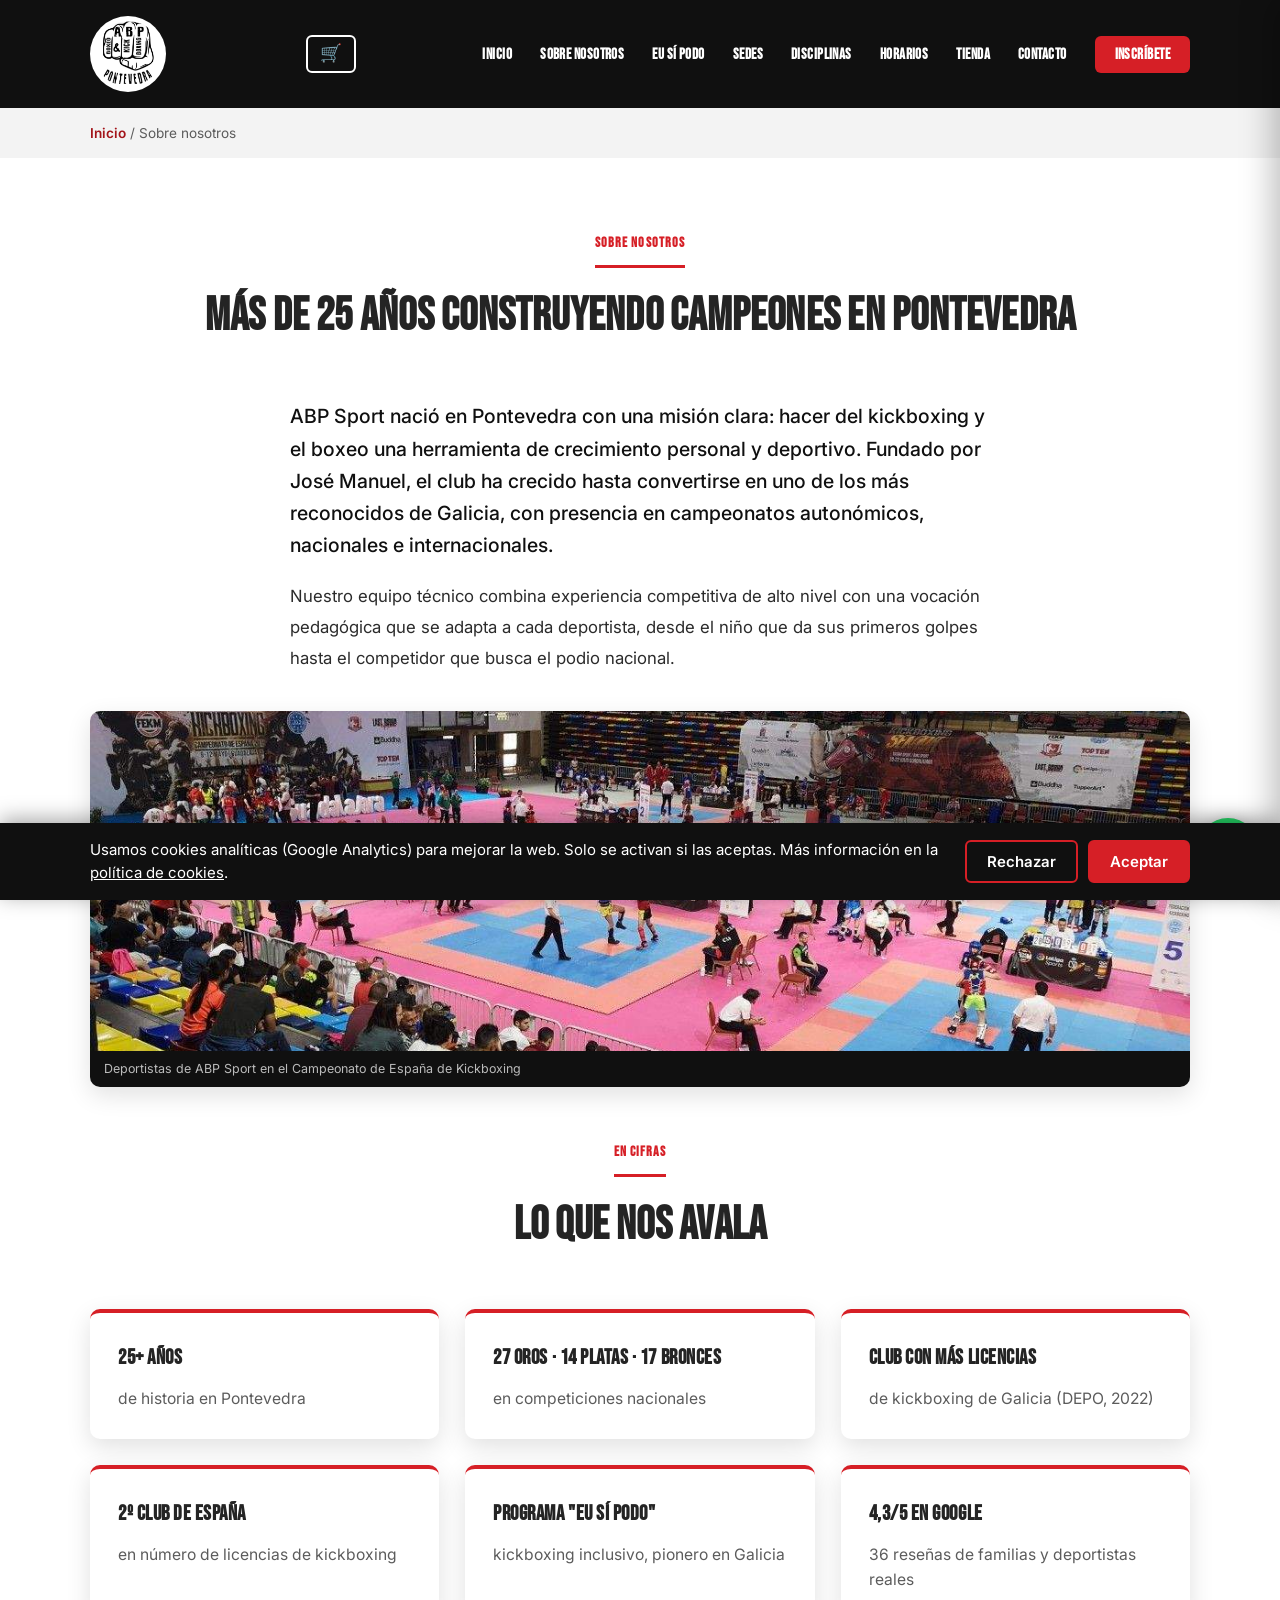
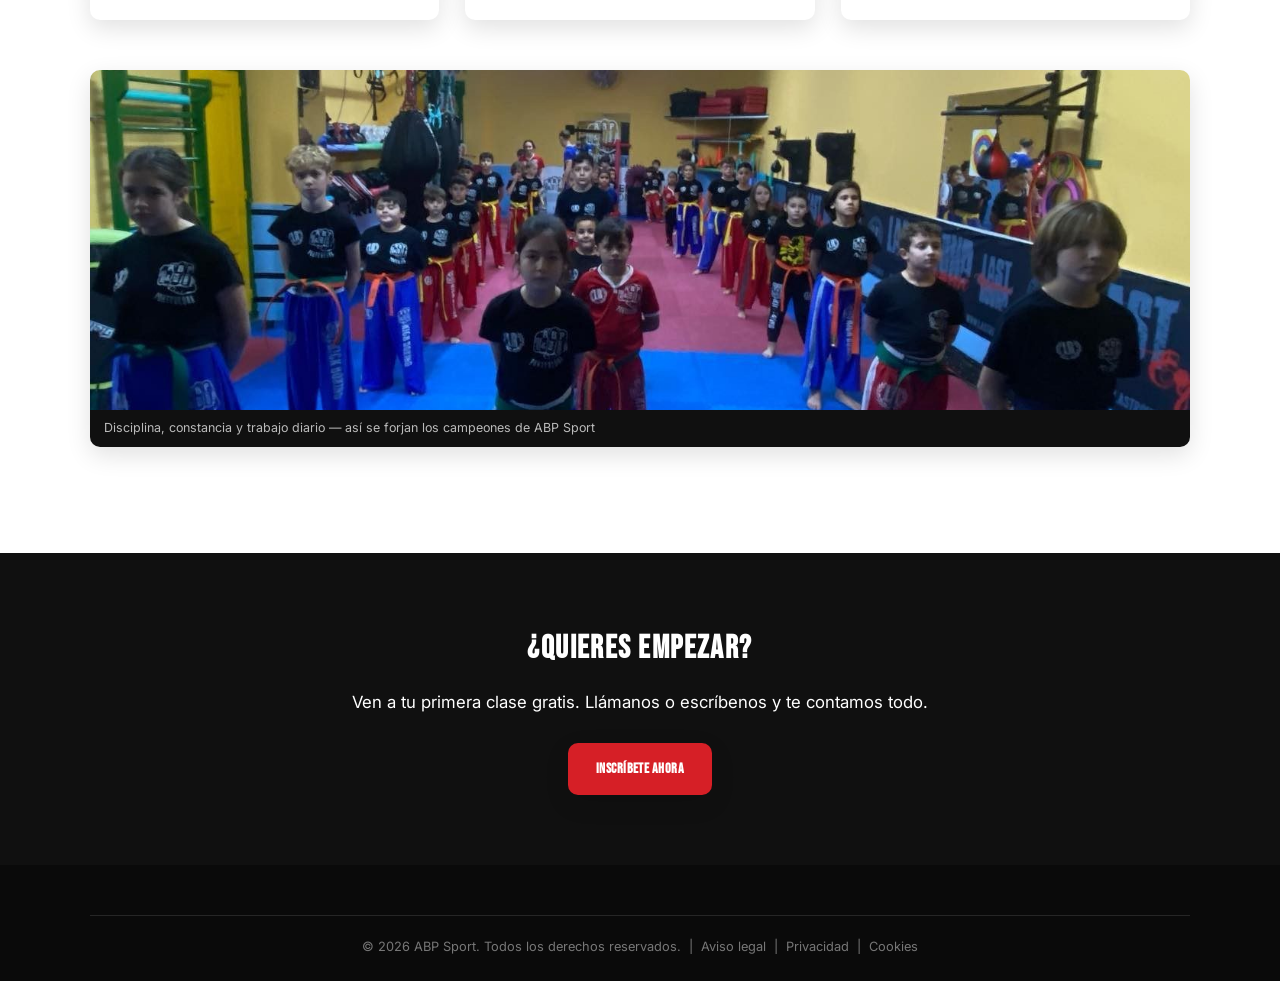
<file: public/sobre-nosotros.html>
<!DOCTYPE html>
<html lang="es">
<head>
<meta charset="UTF-8">
<meta name="viewport" content="width=device-width, initial-scale=1.0">
<title>Sobre nosotros | ABP Sport Pontevedra</title>
<meta name="description" content="Más de 25 años construyendo campeones en Pontevedra. Conoce la historia de ABP Sport, club de referencia en kickboxing y artes marciales de Galicia.">
<link rel="canonical" href="https://abpsports.es/sobre-nosotros.html">
<meta property="og:image" content="https://abpsports.es/img/color-patada-alta-infantil.jpg">
<link rel="preconnect" href="https://fonts.googleapis.com">
<link rel="preconnect" href="https://fonts.gstatic.com" crossorigin>
<link href="https://fonts.googleapis.com/css2?family=Bebas+Neue&family=Inter:wght@400;500;600;700&display=swap" rel="stylesheet">
<link rel="stylesheet" href="css/style.css">
<link rel="icon" href="img/favicon-32.png">
<link rel="apple-touch-icon" href="img/apple-touch-icon.png">
<script defer src="js/analytics.js"></script>
</head>
<body>
<header class="site-header">
  <div class="nav-wrap">
    <a class='logo' href='/'><img src="img/logo.png" alt="ABP Sport Pontevedra"></a>
    <button class="menu-toggle" aria-label="Abrir menú" onclick="document.querySelector('.main-nav').classList.toggle('abierto')">☰</button>
    <nav class="main-nav">
      <ul>
        <li><a href='/'>Inicio</a></li>
        <li><a href='/sobre-nosotros'>Sobre nosotros</a></li>
        <li><a href='/programa-inclusivo'>Eu Sí Podo</a></li>
        <li><a href='/sedes'>Sedes</a></li>
        <li><a href='/disciplinas'>Disciplinas</a></li>
        <li><a href='/horarios'>Horarios</a></li>
        <li><a href='/tienda'>Tienda</a></li>
        <li><a href='/contacto'>Contacto</a></li>
        <li><a class='nav-cta' href='/inscripcion'>Inscríbete</a></li>
      </ul>
    </nav>
  </div>
</header>

<div class="breadcrumb"><div class="container"><a href='/'>Inicio</a> / Sobre nosotros</div></div>

<section>
  <div class="container">
    <div class="titulo-seccion">
      <span class="eyebrow">Sobre nosotros</span>
      <h1>Más de 25 años construyendo campeones en Pontevedra</h1>
    </div>
    <div class="legal-content">
      <p>ABP Sport nació en Pontevedra con una misión clara: hacer del kickboxing y el boxeo una herramienta de crecimiento personal y deportivo. Fundado por José Manuel, el club ha crecido hasta convertirse en uno de los más reconocidos de Galicia, con presencia en campeonatos autonómicos, nacionales e internacionales.</p>
      <p>Nuestro equipo técnico combina experiencia competitiva de alto nivel con una vocación pedagógica que se adapta a cada deportista, desde el niño que da sus primeros golpes hasta el competidor que busca el podio nacional.</p>
    </div>

    <div class="foto-banner">
      <img src="img/campeonato-arena.jpg" alt="Deportistas de ABP Sport compitiendo en el Campeonato de España de Kickboxing">
      <div class="pie">Deportistas de ABP Sport en el Campeonato de España de Kickboxing</div>
    </div>

    <div class="titulo-seccion" style="margin-top:50px;">
      <span class="eyebrow">En cifras</span>
      <h2>Lo que nos avala</h2>
    </div>
    <div class="grid-3">
      <div class="card"><h3>25+ años</h3><p>de historia en Pontevedra</p></div>
      <div class="card"><h3>27 oros · 14 platas · 17 bronces</h3><p>en competiciones nacionales</p></div>
      <div class="card"><h3>Club con más licencias</h3><p>de kickboxing de Galicia (DEPO, 2022)</p></div>
      <div class="card"><h3>2º club de España</h3><p>en número de licencias de kickboxing</p></div>
      <div class="card"><h3>Programa "Eu Sí Podo"</h3><p>kickboxing inclusivo, pionero en Galicia</p></div>
      <div class="card"><h3>4,3/5 en Google</h3><p>36 reseñas de familias y deportistas reales</p></div>
    </div>

    <div class="foto-banner" style="margin-top:50px;">
      <img src="img/bn-espalda-luchador-jaco-barros.jpg" alt="Deportista de ABP Sport concentrado antes de subir al ring">
      <div class="pie">Disciplina, constancia y trabajo diario — así se forjan los campeones de ABP Sport</div>
    </div>
  </div>
</section>

<section class="cta-final">
  <div class="container">
    <h2>¿Quieres empezar?</h2>
    <p>Ven a tu primera clase gratis. Llámanos o escríbenos y te contamos todo.</p>
    <a class='btn btn-primario' href='/inscripcion'>Inscríbete ahora</a>
  </div>
</section>

<footer class="site-footer">
  <div class="container">
    <div class="footer-bottom">© <span id="anio"></span> ABP Sport. Todos los derechos reservados. &nbsp;|&nbsp; <a href='/aviso-legal'>Aviso legal</a> &nbsp;|&nbsp; <a href='/privacidad'>Privacidad</a> &nbsp;|&nbsp; <a href='/cookies'>Cookies</a></div>
  </div>
</footer>
<script>document.getElementById('anio').textContent = new Date().getFullYear();</script>
<script src="js/site.js"></script>
<script src="js/carrito.js"></script>
</body>
</html>
</file>
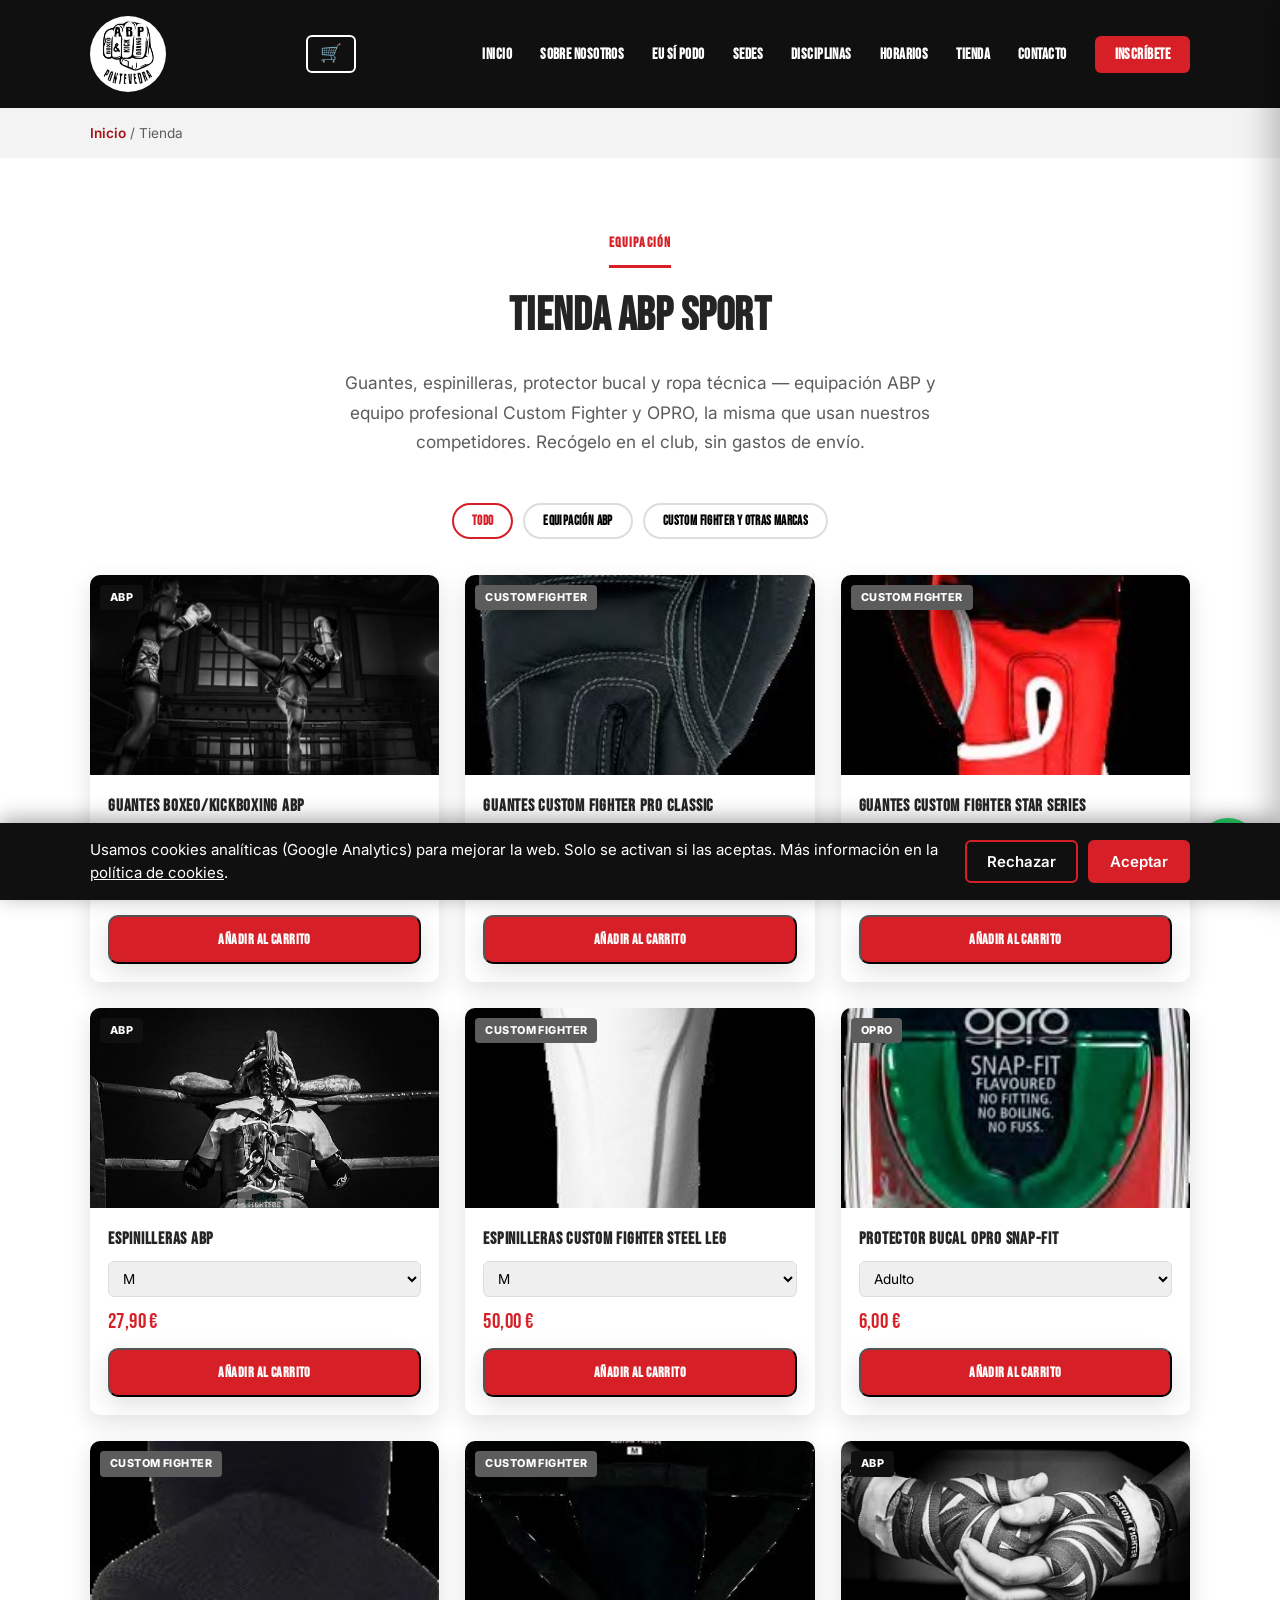
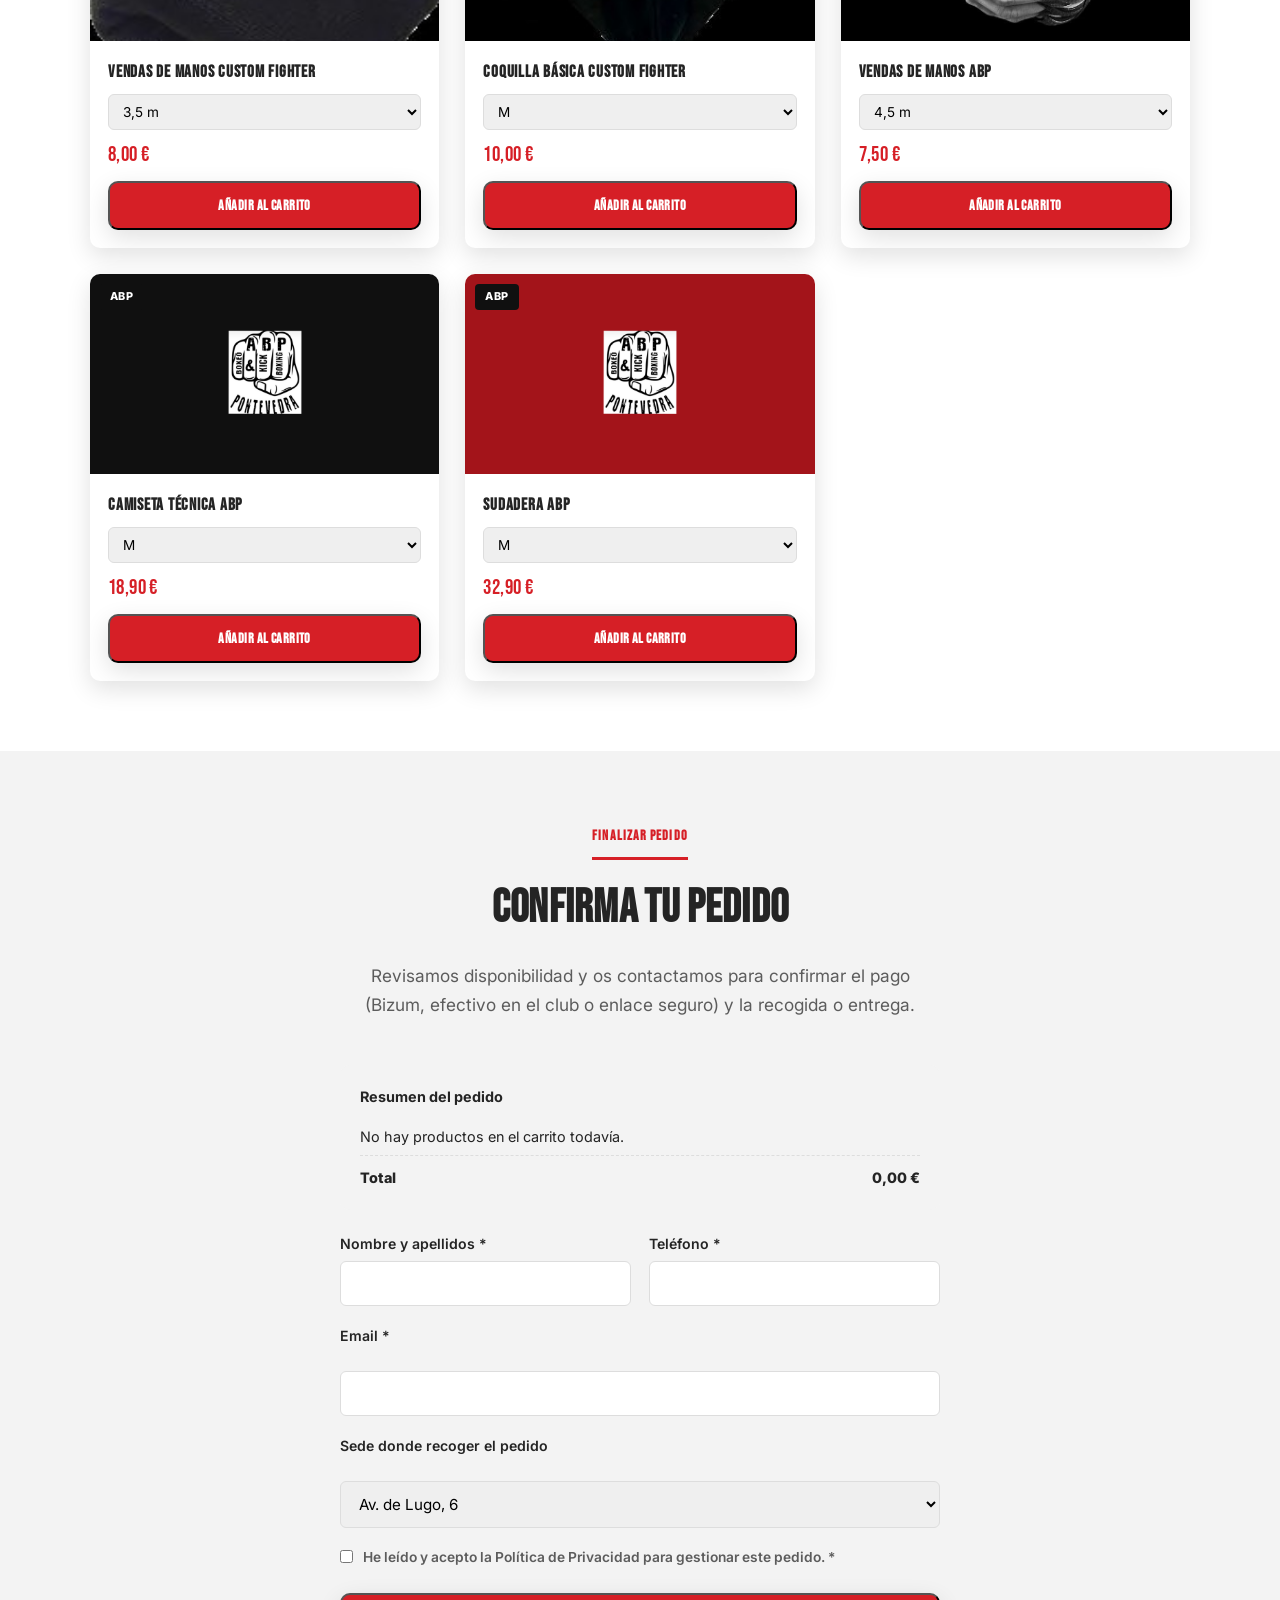
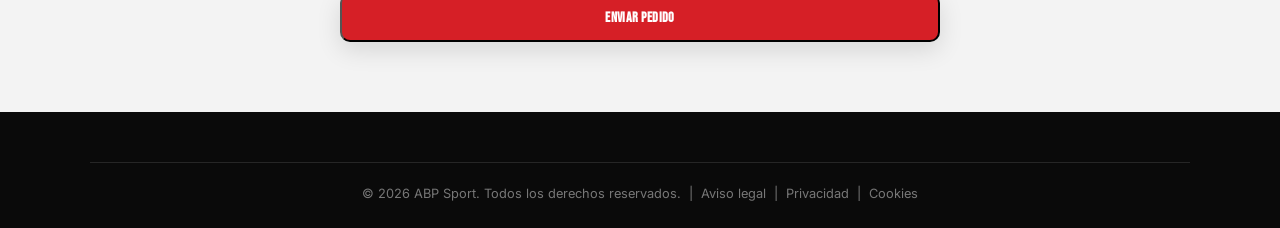
<file: public/tienda.html>
<!DOCTYPE html>
<html lang="es">
<head>
<meta charset="UTF-8">
<meta name="viewport" content="width=device-width, initial-scale=1.0">
<title>Tienda de equipación | ABP Sport Pontevedra</title>
<meta name="description" content="Guantes, espinilleras, protector bucal y ropa técnica ABP Sport, Custom Fighter y OPRO. Compra tu equipación de boxeo y kickboxing en Pontevedra, recogida en el club.">
<link rel="canonical" href="https://abpsports.es/tienda.html">
<meta property="og:image" content="https://abpsports.es/img/color-patada-alta-infantil.jpg">
<link rel="preconnect" href="https://fonts.googleapis.com">
<link rel="preconnect" href="https://fonts.gstatic.com" crossorigin>
<link href="https://fonts.googleapis.com/css2?family=Bebas+Neue&family=Inter:wght@400;500;600;700&display=swap" rel="stylesheet">
<link rel="stylesheet" href="css/style.css">
<link rel="icon" href="img/favicon-32.png">
<link rel="apple-touch-icon" href="img/apple-touch-icon.png">
<script defer src="js/analytics.js"></script>
</head>
<body>
<header class="site-header">
  <div class="nav-wrap">
    <a class='logo' href='/'><img src="img/logo.png" alt="ABP Sport Pontevedra"></a>
    <button class="menu-toggle" aria-label="Abrir menú" onclick="document.querySelector('.main-nav').classList.toggle('abierto')">☰</button>
    <nav class="main-nav">
      <ul>
        <li><a href='/'>Inicio</a></li>
        <li><a href='/sobre-nosotros'>Sobre nosotros</a></li>
        <li><a href='/programa-inclusivo'>Eu Sí Podo</a></li>
        <li><a href='/sedes'>Sedes</a></li>
        <li><a href='/disciplinas'>Disciplinas</a></li>
        <li><a href='/horarios'>Horarios</a></li>
        <li><a href='/tienda'>Tienda</a></li>
        <li><a href='/contacto'>Contacto</a></li>
        <li><a class='nav-cta' href='/inscripcion'>Inscríbete</a></li>
      </ul>
    </nav>
  </div>
</header>

<div class="breadcrumb"><div class="container"><a href='/'>Inicio</a> / Tienda</div></div>

<div id="aviso-pedido-enviado" class="container" style="display:none;margin-top:24px;">
  <div class="aviso-caja" style="background:#eafbea;border-color:#b6e6b6;color:#1c5c1c;">
    <span class="icon-wrap"><svg class="icon-inline" viewBox="0 0 24 24" aria-hidden="true"><circle cx="12" cy="12" r="10" fill="#1c6b3c"/><path d="m7 12.5 3.2 3.2L17 9" fill="none" stroke="#fff" stroke-width="2" stroke-linecap="round" stroke-linejoin="round"/></svg></span> Pedido enviado correctamente. En breve os contactamos para confirmar disponibilidad y forma de pago (Bizum, efectivo en el club o enlace de pago seguro).
  </div>
</div>

<section>
  <div class="container">
    <div class="titulo-seccion">
      <span class="eyebrow">Equipación</span>
      <h1>Tienda ABP Sport</h1>
      <p>Guantes, espinilleras, protector bucal y ropa técnica — equipación ABP y equipo profesional Custom Fighter y OPRO, la misma que usan nuestros competidores. Recógelo en el club, sin gastos de envío.</p>
    </div>

    <div class="filtros-tienda">
      <button class="filtro-btn activo" data-filtro="todos">Todo</button>
      <button class="filtro-btn" data-filtro="ABP">Equipación ABP</button>
      <button class="filtro-btn" data-filtro="Otras marcas">Custom Fighter y otras marcas</button>
    </div>

    <div class="grid-productos">

      <div class="producto" data-marca="ABP">
        <div class="foto"><span class="marca-tag">ABP</span><img src="img/color-esquineras-logo-abp.jpg" alt="Guantes de boxeo y kickboxing ABP Sport"></div>
        <div class="info">
          <h3>Guantes Boxeo/Kickboxing ABP</h3>
          <select aria-label="Onzas">
            <option>8 oz</option><option selected>10 oz</option><option>12 oz</option><option>14 oz</option>
          </select>
          <div class="precio">34,90 €</div>
          <button class="btn btn-primario btn-add-carrito" data-id="guantes-abp" data-nombre="Guantes Boxeo/Kickboxing ABP" data-precio="34.90" data-img="img/color-esquineras-logo-abp.jpg">Añadir al carrito</button>
        </div>
      </div>

      <div class="producto" data-marca="Otras marcas">
        <div class="foto"><span class="marca-tag otras">Custom Fighter</span><img src="img/tienda-guantes-pro-classic.jpg" alt="Guantes de boxeo Custom Fighter Pro Classic"></div>
        <div class="info">
          <h3>Guantes Custom Fighter Pro Classic</h3>
          <select aria-label="Onzas">
            <option>12 oz</option><option selected>14 oz</option><option>16 oz</option><option>18 oz</option>
          </select>
          <div class="precio">70,00 €</div>
          <button class="btn btn-primario btn-add-carrito" data-id="guantes-cf-pro-classic" data-nombre="Guantes Custom Fighter Pro Classic" data-precio="70.00" data-img="img/tienda-guantes-pro-classic.jpg">Añadir al carrito</button>
        </div>
      </div>

      <div class="producto" data-marca="Otras marcas">
        <div class="foto"><span class="marca-tag otras">Custom Fighter</span><img src="img/tienda-guantes-star.jpg" alt="Guantes de boxeo Custom Fighter Star Series, ideales para iniciación"></div>
        <div class="info">
          <h3>Guantes Custom Fighter Star Series</h3>
          <select aria-label="Onzas">
            <option>8 oz</option><option selected>10 oz</option><option>12 oz</option><option>14 oz</option>
          </select>
          <div class="precio">30,00 €</div>
          <button class="btn btn-primario btn-add-carrito" data-id="guantes-cf-star" data-nombre="Guantes Custom Fighter Star Series" data-precio="30.00" data-img="img/tienda-guantes-star.jpg">Añadir al carrito</button>
        </div>
      </div>

      <div class="producto" data-marca="ABP">
        <div class="foto"><span class="marca-tag">ABP</span><img src="img/color-ninos-cinturones-abp.jpg" alt="Espinilleras ABP Sport"></div>
        <div class="info">
          <h3>Espinilleras ABP</h3>
          <select aria-label="Talla">
            <option>S</option><option selected>M</option><option>L</option><option>XL</option>
          </select>
          <div class="precio">27,90 €</div>
          <button class="btn btn-primario btn-add-carrito" data-id="espinilleras-abp" data-nombre="Espinilleras ABP" data-precio="27.90" data-img="img/color-ninos-cinturones-abp.jpg">Añadir al carrito</button>
        </div>
      </div>

      <div class="producto" data-marca="Otras marcas">
        <div class="foto"><span class="marca-tag otras">Custom Fighter</span><img src="img/tienda-espinilleras-steel-leg.jpg" alt="Espinilleras Custom Fighter Steel Leg"></div>
        <div class="info">
          <h3>Espinilleras Custom Fighter Steel Leg</h3>
          <select aria-label="Talla">
            <option>S</option><option selected>M</option><option>L</option><option>XL</option>
          </select>
          <div class="precio">50,00 €</div>
          <button class="btn btn-primario btn-add-carrito" data-id="espinilleras-cf-steel-leg" data-nombre="Espinilleras Custom Fighter Steel Leg" data-precio="50.00" data-img="img/tienda-espinilleras-steel-leg.jpg">Añadir al carrito</button>
        </div>
      </div>

      <div class="producto" data-marca="Otras marcas">
        <div class="foto"><span class="marca-tag otras">OPRO</span><img src="img/tienda-bucal-opro.jpg" alt="Protector bucal OPRO Snap-Fit"></div>
        <div class="info">
          <h3>Protector bucal OPRO Snap-Fit</h3>
          <select aria-label="Tipo">
            <option>Adulto</option><option>Infantil</option>
          </select>
          <div class="precio">6,00 €</div>
          <button class="btn btn-primario btn-add-carrito" data-id="bucal-opro" data-nombre="Protector bucal OPRO Snap-Fit" data-precio="6.00" data-img="img/tienda-bucal-opro.jpg">Añadir al carrito</button>
        </div>
      </div>

      <div class="producto" data-marca="Otras marcas">
        <div class="foto"><span class="marca-tag otras">Custom Fighter</span><img src="img/tienda-vendas.jpg" alt="Vendas de manos Custom Fighter"></div>
        <div class="info">
          <h3>Vendas de manos Custom Fighter</h3>
          <select aria-label="Longitud">
            <option>2,5 m</option><option selected>3,5 m</option><option>5 m</option>
          </select>
          <div class="precio">8,00 €</div>
          <button class="btn btn-primario btn-add-carrito" data-id="vendas-cf" data-nombre="Vendas de manos Custom Fighter" data-precio="8.00" data-img="img/tienda-vendas.jpg">Añadir al carrito</button>
        </div>
      </div>

      <div class="producto" data-marca="Otras marcas">
        <div class="foto"><span class="marca-tag otras">Custom Fighter</span><img src="img/tienda-coquilla.jpg" alt="Coquilla básica Custom Fighter"></div>
        <div class="info">
          <h3>Coquilla básica Custom Fighter</h3>
          <select aria-label="Talla">
            <option>S</option><option selected>M</option><option>L</option><option>XL</option>
          </select>
          <div class="precio">10,00 €</div>
          <button class="btn btn-primario btn-add-carrito" data-id="coquilla-cf" data-nombre="Coquilla básica Custom Fighter" data-precio="10.00" data-img="img/tienda-coquilla.jpg">Añadir al carrito</button>
        </div>
      </div>

      <div class="producto" data-marca="ABP">
        <div class="foto"><span class="marca-tag">ABP</span><img src="img/bn-vendas-manos-detalle.jpg" alt="Vendas de manos ABP"></div>
        <div class="info">
          <h3>Vendas de manos ABP</h3>
          <select aria-label="Longitud">
            <option>2,5 m</option><option selected>4,5 m</option>
          </select>
          <div class="precio">7,50 €</div>
          <button class="btn btn-primario btn-add-carrito" data-id="vendas-abp" data-nombre="Vendas de manos ABP" data-precio="7.50" data-img="img/bn-vendas-manos-detalle.jpg">Añadir al carrito</button>
        </div>
      </div>

      <div class="producto" data-marca="ABP">
        <div class="foto marca-placeholder" style="display:flex;align-items:center;justify-content:center;background:var(--negro);"><span class="marca-tag">ABP</span><img src="img/logo.png" alt="Camiseta técnica ABP Sport" style="width:88px;height:88px;object-fit:contain;"></div>
        <div class="info">
          <h3>Camiseta técnica ABP</h3>
          <select aria-label="Talla">
            <option>S</option><option selected>M</option><option>L</option><option>XL</option>
          </select>
          <div class="precio">18,90 €</div>
          <button class="btn btn-primario btn-add-carrito" data-id="camiseta-abp" data-nombre="Camiseta técnica ABP" data-precio="18.90" data-img="img/logo.png">Añadir al carrito</button>
        </div>
      </div>

      <div class="producto" data-marca="ABP">
        <div class="foto marca-placeholder" style="display:flex;align-items:center;justify-content:center;background:var(--rojo-oscuro);"><span class="marca-tag">ABP</span><img src="img/logo.png" alt="Sudadera ABP Sport" style="width:88px;height:88px;object-fit:contain;"></div>
        <div class="info">
          <h3>Sudadera ABP</h3>
          <select aria-label="Talla">
            <option>S</option><option selected>M</option><option>L</option><option>XL</option>
          </select>
          <div class="precio">32,90 €</div>
          <button class="btn btn-primario btn-add-carrito" data-id="sudadera-abp" data-nombre="Sudadera ABP" data-precio="32.90" data-img="img/logo.png">Añadir al carrito</button>
        </div>
      </div>

    </div>
  </div>
</section>

<section class="alt" id="checkout">
  <div class="container" style="max-width:640px;">
    <div class="titulo-seccion">
      <span class="eyebrow">Finalizar pedido</span>
      <h2>Confirma tu pedido</h2>
      <p>Revisamos disponibilidad y os contactamos para confirmar el pago (Bizum, efectivo en el club o enlace seguro) y la recogida o entrega.</p>
    </div>

    <div class="resumen-pedido">
      <strong>Resumen del pedido</strong>
      <ul class="resumen-pedido-lista"><li>No hay productos en el carrito todavía.</li></ul>
      <div style="display:flex;justify-content:space-between;font-weight:800;margin-top:10px;">
        <span>Total</span><span class="resumen-pedido-total">0,00 €</span>
      </div>
    </div>

    <!-- Mismo mecanismo low-cost que el resto de formularios: Formspree -->
    <form action='/gracias-pedido' method='POST' name='pedido-tienda' data-netlify='true' netlify-honeypot='bot-field'>
      <input type="hidden" name="form-name" value="pedido-tienda">
      <p style="position:absolute;left:-9999px;" aria-hidden="true">
        <label>No rellenar este campo: <input name="bot-field" tabindex="-1" autocomplete="off"></label>
      </p>
      <input type="hidden" id="pedido_detalle" name="pedido_detalle" value="">
      <div class="form-row">
        <div>
          <label for="t_nombre">Nombre y apellidos *</label>
          <input type="text" id="t_nombre" name="nombre" required>
        </div>
        <div>
          <label for="t_telefono">Teléfono *</label>
          <input type="tel" id="t_telefono" name="telefono" required>
        </div>
      </div>
      <label for="t_email">Email *</label>
      <input type="email" id="t_email" name="email" required>
      <label for="t_sede">Sede donde recoger el pedido</label>
      <select id="t_sede" name="sede_recogida">
        <option value="Av. de Lugo 6" selected>Av. de Lugo, 6</option>
      </select>
      <label class="checkbox-line"><input type="checkbox" name="consiento_datos" required><span>He leído y acepto la <a href='/privacidad'>Política de Privacidad</a> para gestionar este pedido. *</span></label>
      <button type="submit" class="btn btn-primario">Enviar pedido</button>
    </form>
  </div>
</section>

<footer class="site-footer">
  <div class="container">
    <div class="footer-bottom">© <span id="anio"></span> ABP Sport. Todos los derechos reservados. &nbsp;|&nbsp; <a href='/aviso-legal'>Aviso legal</a> &nbsp;|&nbsp; <a href='/privacidad'>Privacidad</a> &nbsp;|&nbsp; <a href='/cookies'>Cookies</a></div>
  </div>
</footer>
<script>document.getElementById('anio').textContent = new Date().getFullYear();</script>
<script src="js/site.js"></script>
<script src="js/carrito.js"></script>
<script>
(function(){
  var botones = document.querySelectorAll('.filtro-btn');
  var productos = document.querySelectorAll('.producto');
  botones.forEach(function(b){
    b.addEventListener('click', function(){
      botones.forEach(function(x){ x.classList.remove('activo'); });
      b.classList.add('activo');
      var f = b.dataset.filtro;
      productos.forEach(function(p){
        p.style.display = (f === 'todos' || p.dataset.marca === f) ? '' : 'none';
      });
    });
  });
})();
</script>
</body>
</html>
</file>
<file: public/css/style.css>
/* ABP SPORT — hoja de estilos global */
:root{
  --rojo:#d61f26;
  --rojo-oscuro:#a3141a;
  --negro:#101010;
  --gris-oscuro:#1c1c1c;
  --gris:#5c5c5c;
  --gris-claro:#f3f3f3;
  --blanco:#ffffff;
  --radio:10px;
  --sombra:0 8px 24px rgba(0,0,0,.12);
  --fuente: 'Inter', 'Segoe UI', Roboto, Arial, sans-serif;
  --fuente-titulo: 'Bebas Neue', 'Anton', Impact, 'Segoe UI', sans-serif;
}
*{box-sizing:border-box;margin:0;padding:0;}
html{scroll-behavior:smooth;}
body{font-family:var(--fuente);color:#242424;background:var(--blanco);line-height:1.65;font-size:1.05rem;-webkit-font-smoothing:antialiased;text-rendering:optimizeLegibility;}

/* Foco visible para navegación por teclado — accesibilidad, no solo estética */
a:focus-visible,button:focus-visible,input:focus-visible,select:focus-visible,textarea:focus-visible{outline:3px solid var(--rojo);outline-offset:3px;border-radius:4px;}
.hero a:focus-visible,section.oscura a:focus-visible,section.roja a:focus-visible,.cta-final a:focus-visible,footer a:focus-visible{outline-color:var(--blanco);}

.btn:active{transform:translateY(0) scale(.97);}
h1,h2,h3,.logo,.titulo-seccion .eyebrow,nav.main-nav a,.nav-cta,.btn,.sede-card h3,.cifra .num,table.horarios th{
  font-family:var(--fuente-titulo);
  letter-spacing:.045em;
}
h1,h2,h3{text-transform:uppercase;text-wrap:balance;}

/* Animación de aparición al hacer scroll (progressive enhancement: solo se oculta si el JS confirma que está activo, así nunca hay contenido invisible por fallo de script) */
.js-ready .reveal{opacity:0;transform:translateY(40px);transition:opacity .8s cubic-bezier(.22,.68,0,1.01), transform .8s cubic-bezier(.22,.68,0,1.01);transition-delay:calc(var(--i,0) * 80ms);}
.js-ready .reveal.visible{opacity:1;transform:translateY(0);}

.titulo-impacto span{display:inline-block;}
.js-ready .titulo-impacto span{opacity:0;transform:scale(.4) rotate(-8deg);}
.js-ready .titulo-seccion.visible .titulo-impacto span{animation:impacto-palabra .55s cubic-bezier(.17,.89,.32,1.49) forwards;animation-delay:calc(var(--i) * 150ms + 150ms);}
@keyframes impacto-palabra{0%{opacity:0;transform:scale(.4) rotate(-8deg);}60%{opacity:1;transform:scale(1.18) rotate(2deg);}100%{opacity:1;transform:scale(1) rotate(0);}}
@media(prefers-reduced-motion: reduce){.js-ready .titulo-impacto span{opacity:1;transform:none;animation:none;}}
img{max-width:100%;display:block;}
a{color:inherit;text-decoration:none;}
.container{max-width:1140px;margin:0 auto;padding:0 20px;}
.btn{display:inline-block;padding:14px 28px;border-radius:var(--radio);font-weight:700;letter-spacing:.03em;text-transform:uppercase;font-size:.9rem;transition:transform .15s ease, box-shadow .15s ease;}
.btn-primario{background:var(--rojo);color:var(--blanco);box-shadow:var(--sombra);}
.btn-primario:hover{transform:translateY(-2px);background:var(--rojo-oscuro);}
.btn-secundario{background:transparent;color:var(--blanco);border:2px solid var(--blanco);}
.btn-secundario:hover{background:var(--blanco);color:var(--negro);}

/* Header */
header.site-header{position:sticky;top:0;z-index:50;background:var(--negro);color:var(--blanco);}
.nav-wrap{display:flex;align-items:center;justify-content:space-between;padding:16px 20px;max-width:1140px;margin:0 auto;}
.logo{font-weight:800;font-size:1.4rem;letter-spacing:.04em;display:flex;align-items:center;}
.logo span{color:var(--rojo);}
.logo img{height:76px;width:76px;object-fit:contain;background:var(--blanco);border-radius:50%;padding:5px;animation:respirar-logo 3s ease-in-out infinite;}
@keyframes respirar-logo{0%,100%{transform:scale(1);box-shadow:0 0 0 0 rgba(214,31,38,.35);}50%{transform:scale(1.07);box-shadow:0 0 0 8px rgba(214,31,38,0);}}
@media(prefers-reduced-motion: reduce){.logo img{animation:none;}}

nav.main-nav ul{list-style:none;display:flex;gap:28px;}
nav.main-nav a{font-weight:600;font-size:.92rem;text-transform:uppercase;letter-spacing:.03em;}
nav.main-nav a:hover{color:var(--rojo);}
.nav-cta{background:var(--rojo);padding:10px 20px;border-radius:6px;font-weight:700;text-transform:uppercase;font-size:.85rem;}
.menu-toggle{display:none;background:none;border:0;color:var(--blanco);font-size:1.6rem;cursor:pointer;}

@media(max-width:860px){
  nav.main-nav{position:absolute;top:100%;left:0;right:0;background:var(--negro);flex-direction:column;display:none;padding:10px 20px 20px;}
  nav.main-nav.abierto{display:block;}
  nav.main-nav ul{flex-direction:column;gap:16px;}
  .menu-toggle{display:block;}
  .nav-cta{display:none;}
}

/* Hero */
.hero{background:linear-gradient(180deg,rgba(10,10,10,.2),rgba(10,10,10,.55) 60%,rgba(10,10,10,.82)), url('[data-uri]') center 28%/cover no-repeat #0a0a0a;min-height:560px;box-sizing:border-box;color:var(--blanco);padding:110px 0 90px;text-align:center;}
.foto-banner{border-radius:var(--radio);overflow:hidden;box-shadow:var(--sombra);margin:36px 0;}
.foto-banner img{width:100%;height:340px;object-fit:cover;}
.foto-banner .pie{background:var(--negro);color:#bbb;font-size:.78rem;padding:8px 14px;}

/* Banner de portada a sangre, sin margen ni caja — continuación visual del hero, sin blancos */
.banner-sangre{width:100%;display:block;margin:0;position:relative;background:var(--negro);}
.banner-sangre img{width:100%;height:420px;object-fit:cover;display:block;opacity:.92;}
.banner-sangre .pie{position:absolute;bottom:0;left:0;right:0;background:linear-gradient(0deg,rgba(0,0,0,.85),transparent);color:#eee;font-size:.8rem;padding:22px 20px 12px;}
@media(max-width:640px){.banner-sangre img{height:260px;}}

.banner-esquina-difuminado img{height:78vh;min-height:520px;max-height:820px;object-fit:cover;object-position:center 30%;}
.banner-esquina-difuminado .difuminado-abajo{position:absolute;left:0;right:0;bottom:0;height:45%;pointer-events:none;background:linear-gradient(180deg, transparent 0%, rgba(10,10,10,.5) 55%, var(--rojo-oscuro) 100%);}
.banner-esquina-difuminado .pie{z-index:1;}
@media(max-width:640px){.banner-esquina-difuminado img{height:56vh;min-height:380px;}}
.card-foto{padding:0;overflow:hidden;transition:transform .25s ease,box-shadow .25s ease;}
.card-foto:hover{transform:translateY(-4px);box-shadow:0 14px 30px rgba(0,0,0,.18);}
.card-foto img{width:100%;height:190px;object-fit:cover;object-position:top center;transition:transform .4s ease;}
.card-foto:hover img{transform:scale(1.06);}
.card-foto .txt{padding:20px;}
.hero h1{font-size:clamp(2.6rem, 7vw, 4.4rem);font-weight:800;line-height:1.08;margin-bottom:16px;text-shadow:0 3px 18px rgba(0,0,0,.5);letter-spacing:.01em;}
.hero h1 span{color:var(--rojo);}
.hero p{font-size:1.15rem;max-width:640px;margin:0 auto 32px;opacity:.92;}
.hero .acciones{display:flex;gap:16px;justify-content:center;flex-wrap:wrap;}
.hero-scroll-cue{display:flex;justify-content:center;margin-top:46px;animation:rebote-suave 2.2s ease-in-out infinite;opacity:.75;font-size:1.4rem;}
@keyframes rebote-suave{0%,100%{transform:translateY(0);}50%{transform:translateY(8px);}}
@media(prefers-reduced-motion: reduce){.hero-scroll-cue{animation:none;}}

/* Franja aviso 2ª sede */
.franja-aviso{background:var(--rojo);color:var(--blanco);text-align:center;padding:10px 16px;font-weight:700;font-size:.9rem;letter-spacing:.02em;}

/* Secciones genéricas */
section{padding:70px 0;}
section.alt{background:var(--gris-claro);}
section.oscura{background:linear-gradient(135deg,var(--negro) 0%,var(--gris-oscuro) 55%,var(--rojo-oscuro) 150%);color:var(--blanco);}
section.oscura .titulo-seccion h2{color:var(--blanco);}
section.oscura .titulo-seccion p{color:#c9c9c9;}
section.oscura p{color:#d8d8d8;}
section.roja{background:linear-gradient(135deg,var(--rojo-oscuro) 0%,var(--rojo) 60%,#7a0f13 140%);color:var(--blanco);}
section.roja .titulo-seccion .eyebrow{color:var(--negro);}
.eyebrow-destacado{display:inline-block;font-size:1.05rem;font-weight:800;letter-spacing:.15em;background:rgba(0,0,0,.18);padding:7px 18px;border-radius:24px;margin-bottom:6px;}
@media(max-width:480px){.eyebrow-destacado{font-size:.9rem;padding:6px 14px;}}
.lista-chips{display:flex;flex-wrap:wrap;justify-content:center;row-gap:6px;}
.lista-chips span{white-space:nowrap;}
.lista-chips span:not(:last-child)::after{content:"\00a0\00b7\00a0";opacity:.7;}
section.roja .titulo-seccion h2{color:var(--blanco);}
section.roja .titulo-seccion p{color:#ffe1e1;}
.sello-institucional{display:inline-flex;align-items:center;gap:14px;background:var(--blanco);border-radius:8px;padding:10px 16px;margin-top:18px;box-shadow:var(--sombra);}
.sello-institucional img{height:34px;width:auto;}
.sello-institucional span{font-size:.78rem;color:var(--gris);font-weight:600;line-height:1.3;max-width:150px;}
.titulo-seccion{text-align:center;margin-bottom:46px;}
.titulo-seccion .eyebrow{display:inline-block;color:var(--rojo);text-transform:uppercase;font-weight:700;letter-spacing:.08em;font-size:.85rem;padding-bottom:10px;border-bottom:3px solid var(--rojo);}
.titulo-seccion .eyebrow.eyebrow-destacado{border-bottom:none;padding-bottom:7px;}
.titulo-seccion h2{font-size:clamp(2rem, 4.2vw, 2.9rem);font-weight:800;margin-top:10px;letter-spacing:.005em;}
.titulo-seccion p{color:var(--gris);max-width:600px;margin:14px auto 0;font-size:1.08rem;line-height:1.7;}

/* Grid disciplinas */
.grid-3{display:grid;grid-template-columns:repeat(3,1fr);gap:26px;}
.grid-4{display:grid;grid-template-columns:repeat(4,1fr);gap:22px;}
.grid-2{display:grid;grid-template-columns:1fr 1fr;gap:34px;align-items:center;}
@media(max-width:860px){.grid-3,.grid-4{grid-template-columns:repeat(2,1fr);}.grid-2{grid-template-columns:1fr;}}
@media(max-width:560px){.grid-3,.grid-4{grid-template-columns:1fr;}}

.card{background:var(--blanco);border-radius:var(--radio);padding:28px;box-shadow:var(--sombra);border-top:4px solid var(--rojo);transition:transform .2s ease,box-shadow .2s ease;}
.card:hover{transform:translateY(-4px);box-shadow:0 14px 30px rgba(0,0,0,.16);}
.card h3{font-size:1.32rem;margin-bottom:10px;letter-spacing:.025em;}
.card p{color:var(--gris);font-size:.98rem;line-height:1.6;}
.card-campeon{border-top:4px solid #d4af37;position:relative;}
.card-campeon .medalla{font-size:1.6rem;display:block;margin-bottom:8px;}

/* Sedes */
.sede-card{background:var(--negro);color:var(--blanco);border-radius:var(--radio);padding:30px;position:relative;}
.sede-card.nueva,.sede-card.cierra{padding-top:60px;}
.sede-card.nueva::before,.sede-card.cierra::before{position:absolute;top:16px;right:16px;left:16px;padding:8px 14px;border-radius:20px;font-size:.72rem;font-weight:800;text-transform:uppercase;letter-spacing:.03em;text-align:center;white-space:nowrap;overflow:hidden;text-overflow:ellipsis;}
.sede-card.cierra::before{content:"Cierra en Septiembre";background:var(--gris);color:var(--blanco);}
.sede-card.nueva::before{content:"Abre en Septiembre";background:var(--rojo);color:var(--blanco);font-size:.85rem;box-shadow:0 0 0 0 rgba(214,31,38,.65);animation:pulso-apertura 1.7s ease-in-out infinite;z-index:2;}
@keyframes pulso-apertura{0%{transform:scale(1);box-shadow:0 0 0 0 rgba(214,31,38,.65);}50%{transform:scale(1.06);box-shadow:0 0 0 12px rgba(214,31,38,0);}100%{transform:scale(1);box-shadow:0 0 0 0 rgba(214,31,38,0);}}
@media(prefers-reduced-motion: reduce){.sede-card.nueva::before{animation:none;}}
@media(max-width:480px){.sede-card.nueva::before,.sede-card.cierra::before{position:static;display:inline-block;margin-bottom:14px;left:auto;right:auto;}
.sede-card.nueva,.sede-card.cierra{padding-top:30px;}}
.sede-card h3{font-size:1.3rem;margin-bottom:6px;}
.sede-card .direccion{opacity:.85;font-size:.92rem;margin-bottom:16px;}
.sede-card ul{list-style:none;font-size:.9rem;opacity:.9;margin-bottom:20px;}
.sede-card ul li{margin-bottom:6px;padding-left:18px;position:relative;}
.sede-card ul li::before{content:"›";position:absolute;left:0;color:var(--rojo);}

/* Palmarés / cifras */
section.cifras-seccion{background:radial-gradient(ellipse at 50% 0%, #1c1c1c 0%, var(--negro) 65%);padding:64px 0;position:relative;}
.cifras{display:flex;justify-content:space-around;flex-wrap:wrap;gap:30px;text-align:center;}
.cifra{padding:6px 10px;}
.cifra .num{font-size:2.6rem;font-weight:800;color:var(--rojo);font-family:var(--fuente-titulo);letter-spacing:.03em;}
.cifra .label{font-size:.85rem;text-transform:uppercase;letter-spacing:.05em;color:#ababab;}
.cifra-destacada{position:relative;padding:10px 26px;border:2px solid var(--rojo);border-radius:var(--radio);transition:box-shadow .3s ease;}
.cifra-destacada:hover{box-shadow:0 0 0 6px rgba(214,31,38,.12);}
.cifra-destacada .num{font-size:3.4rem;color:var(--blanco);text-shadow:0 0 22px rgba(214,31,38,.65);}

/* Testimonios */
.testi{background:var(--blanco);border-radius:var(--radio);padding:24px;box-shadow:var(--sombra);font-size:.92rem;}
.testi .autor{margin-top:14px;font-weight:700;font-size:.85rem;color:var(--rojo);}

/* Formularios */
form{display:grid;gap:18px;}
.form-row{display:grid;grid-template-columns:1fr 1fr;gap:18px;}
@media(max-width:640px){.form-row{grid-template-columns:1fr;}}
label{font-weight:600;font-size:.88rem;display:block;margin-bottom:6px;}
input[type=text],input[type=email],input[type=tel],input[type=date],select,textarea{width:100%;padding:12px 14px;border:1px solid #ddd;border-radius:6px;font-family:inherit;font-size:.95rem;}
textarea{min-height:110px;}
.checkbox-line{display:flex;gap:10px;align-items:flex-start;font-size:.86rem;color:var(--gris);}
.checkbox-line input{margin-top:4px;}
fieldset{border:1px solid #ddd;border-radius:8px;padding:18px;}
legend{font-weight:700;padding:0 8px;color:var(--rojo);}
.aviso-caja{background:#fff4f4;border:1px solid #ffd3d3;border-radius:8px;padding:16px;font-size:.85rem;color:#7a1a1a;}

/* Tabla horarios */
table.horarios{width:100%;border-collapse:collapse;background:var(--blanco);box-shadow:var(--sombra);border-radius:var(--radio);overflow:hidden;}
table.horarios th,table.horarios td{padding:14px 12px;text-align:center;border-bottom:1px solid #eee;font-size:.88rem;}
table.horarios th{background:var(--negro);color:var(--blanco);text-transform:uppercase;font-size:.78rem;letter-spacing:.04em;}
table.horarios td.disciplina{text-align:left;font-weight:700;color:var(--rojo-oscuro);}

/* CTA final */
.cta-final{background:var(--negro);color:var(--blanco);text-align:center;padding:70px 0;}
.cta-final h2{font-size:2rem;margin-bottom:14px;}
.cta-final p{opacity:.85;margin-bottom:26px;}

/* Footer */
footer.site-footer{background:#0a0a0a;color:#bbb;padding:50px 0 24px;font-size:.88rem;}
.footer-grid{display:grid;grid-template-columns:2fr 1fr 1fr 1fr;gap:30px;margin-bottom:30px;}
.footer-grid h4{color:var(--blanco);margin-bottom:14px;font-size:.95rem;}
.footer-grid ul{list-style:none;}
.footer-grid li{margin-bottom:8px;}
.footer-grid a:hover{color:var(--rojo);}
.footer-bottom{border-top:1px solid #262626;padding-top:20px;text-align:center;font-size:.8rem;color:#777;}
@media(max-width:860px){.footer-grid{grid-template-columns:1fr 1fr;}}

.placeholder{background:#fff3cd;border:1px dashed #e0a800;color:#7a5c00;padding:3px 8px;border-radius:4px;font-size:.82em;font-weight:700;}

.mapa-embed{border-radius:var(--radio);overflow:hidden;box-shadow:var(--sombra);}
.mapa-embed iframe{width:100%;height:280px;border:0;display:block;}

.breadcrumb{background:var(--gris-claro);padding:14px 0;font-size:.85rem;color:var(--gris);}
.breadcrumb a{color:var(--rojo-oscuro);font-weight:600;}

.legal-content{max-width:700px;margin:0 auto;}
.legal-content h2{margin-top:34px;margin-bottom:14px;font-size:1.25rem;color:var(--rojo-oscuro);}
.legal-content p, .legal-content li{color:#2b2b2b;font-size:1.05rem;line-height:1.85;margin-bottom:20px;}
.legal-content p:first-of-type{font-size:1.22rem;font-weight:500;color:var(--negro);line-height:1.65;}
.legal-content ul{padding-left:22px;}
.legal-content ul li{margin-bottom:8px;}

/* ===== Tienda / Carrito ===== */
.cart-toggle{position:relative;background:none;border:2px solid var(--blanco);color:var(--blanco);border-radius:6px;padding:8px 12px;font-size:1.1rem;cursor:pointer;line-height:1;margin-left:14px;}
.cart-toggle:hover{background:var(--blanco);color:var(--negro);}
.cart-badge{position:absolute;top:-8px;right:-8px;background:var(--rojo);color:var(--blanco);font-size:.68rem;font-weight:800;border-radius:50%;min-width:19px;height:19px;display:flex;align-items:center;justify-content:center;padding:0 2px;}
@media(max-width:860px){.cart-toggle{margin:0 0 0 10px;}}

.filtros-tienda{display:flex;gap:10px;flex-wrap:wrap;justify-content:center;margin-bottom:36px;}
.filtro-btn{background:var(--blanco);border:2px solid #ddd;border-radius:30px;padding:8px 18px;font-size:.82rem;font-weight:700;text-transform:uppercase;letter-spacing:.03em;cursor:pointer;font-family:var(--fuente-titulo);}
.filtro-btn.activo,.filtro-btn:hover{border-color:var(--rojo);color:var(--rojo);}

.grid-productos{display:grid;grid-template-columns:repeat(3,1fr);gap:26px;}
@media(max-width:860px){.grid-productos{grid-template-columns:repeat(2,1fr);}}
@media(max-width:560px){.grid-productos{grid-template-columns:1fr;}}
.producto{background:var(--blanco);border-radius:var(--radio);overflow:hidden;box-shadow:var(--sombra);display:flex;flex-direction:column;}
.producto .foto{position:relative;height:200px;background:var(--gris-claro);}
.producto .foto img{width:100%;height:100%;object-fit:cover;}
.producto .marca-tag{position:absolute;top:10px;left:10px;background:var(--negro);color:var(--blanco);font-size:.68rem;font-weight:800;text-transform:uppercase;padding:4px 10px;border-radius:4px;letter-spacing:.04em;}
.producto .marca-tag.otras{background:var(--gris);}
.producto .info{padding:18px;display:flex;flex-direction:column;gap:8px;flex:1;}
.producto h3{font-size:1.05rem;}
.producto .precio{font-family:var(--fuente-titulo);color:var(--rojo);font-size:1.3rem;letter-spacing:.02em;}
.producto select{padding:8px 10px;border:1px solid #ddd;border-radius:6px;font-size:.85rem;}
.producto .btn{margin-top:auto;text-align:center;}

.carrito-overlay{position:fixed;inset:0;background:rgba(0,0,0,.5);z-index:90;display:none;}
.carrito-overlay.abierto{display:block;}
.carrito-drawer{position:fixed;top:0;right:0;bottom:0;width:380px;max-width:92vw;background:var(--blanco);z-index:91;transform:translateX(100%);transition:transform .3s ease;display:flex;flex-direction:column;box-shadow:-8px 0 30px rgba(0,0,0,.25);}
.carrito-drawer.abierto{transform:translateX(0);}
.carrito-cab{display:flex;justify-content:space-between;align-items:center;padding:18px 20px;background:var(--negro);color:var(--blanco);}
.carrito-cab h3{font-family:var(--fuente-titulo);letter-spacing:.04em;}
.carrito-cerrar{background:none;border:0;color:var(--blanco);font-size:1.4rem;cursor:pointer;}
.carrito-items{flex:1;overflow-y:auto;padding:16px 20px;}
.carrito-vacio{color:var(--gris);text-align:center;padding:40px 0;font-size:.9rem;}
.carrito-item{display:flex;gap:12px;padding:12px 0;border-bottom:1px solid #eee;}
.carrito-item img{width:56px;height:56px;object-fit:cover;border-radius:6px;flex-shrink:0;}
.carrito-item .datos{flex:1;font-size:.85rem;}
.carrito-item .datos strong{display:block;font-size:.88rem;}
.carrito-item .cantidad{display:flex;align-items:center;gap:8px;margin-top:6px;}
.carrito-item .cantidad button{width:24px;height:24px;border:1px solid #ddd;background:var(--blanco);border-radius:4px;cursor:pointer;font-weight:700;}
.carrito-item .quitar{color:var(--rojo);font-size:.78rem;cursor:pointer;background:none;border:0;text-decoration:underline;margin-top:4px;padding:0;}
.carrito-pie{padding:18px 20px;border-top:1px solid #eee;}
.carrito-total{display:flex;justify-content:space-between;font-weight:800;font-size:1.1rem;margin-bottom:14px;font-family:var(--fuente-titulo);}
.carrito-pie .btn{width:100%;text-align:center;}

.resumen-pedido{background:var(--gris-claro);border-radius:var(--radio);padding:20px;font-size:.9rem;margin-bottom:22px;}
.resumen-pedido ul{list-style:none;margin:10px 0;}
.resumen-pedido li{padding:6px 0;border-bottom:1px dashed #ddd;display:flex;justify-content:space-between;}

/* ===== Hero reforzado ===== */
.hero .kicker{display:block;font-family:var(--fuente-titulo);letter-spacing:.18em;font-size:clamp(1.8rem, 4.5vw, 2.8rem);font-weight:700;color:var(--rojo);margin-bottom:14px;text-shadow:0 2px 14px rgba(0,0,0,.55);animation:entrada-kicker .8s ease-out, pulso-kicker 2.6s ease-in-out 1s infinite;}
@keyframes entrada-kicker{from{opacity:0;transform:translateY(-16px) scale(.9);}to{opacity:1;transform:translateY(0) scale(1);}}
@keyframes pulso-kicker{0%,100%{text-shadow:0 2px 14px rgba(0,0,0,.55),0 0 0 rgba(214,31,38,0);}50%{text-shadow:0 2px 18px rgba(0,0,0,.55),0 0 22px rgba(214,31,38,.55);}}
@media(prefers-reduced-motion: reduce){.hero .kicker{animation:none;}}
.hero .subhero{font-family:var(--fuente-titulo);letter-spacing:.04em;font-size:1.3rem;color:var(--blanco);margin:2px 0 20px;text-transform:uppercase;}
.hero .nota-sede{display:inline-block;margin-top:22px;font-size:.85rem;color:#ddd;border-top:1px solid rgba(255,255,255,.25);padding-top:16px;}

/* ===== ¿Qué buscas? — segmentación de públicos ===== */
.grid-publicos{display:grid;grid-template-columns:repeat(4,1fr);gap:20px;}
@media(max-width:860px){.grid-publicos{grid-template-columns:repeat(2,1fr);}}
@media(max-width:560px){.grid-publicos{grid-template-columns:1fr;}}
.card-publico{background:var(--blanco);border-radius:var(--radio);padding:30px 24px;box-shadow:var(--sombra);text-align:center;border-top:4px solid var(--rojo);transition:transform .2s ease;}
.card-publico:hover{transform:translateY(-4px);}
.card-publico .icono{font-size:2.1rem;display:block;margin-bottom:12px;}
.card-publico h3{font-size:1.2rem;margin-bottom:8px;}
.card-publico p{color:var(--gris);font-size:.88rem;margin-bottom:16px;}

/* ===== Disciplinas: tarjetas uniformes ===== */
.card-disciplina{background:var(--blanco);border-radius:var(--radio);padding:26px;box-shadow:var(--sombra);border-top:4px solid var(--rojo);transition:transform .2s ease,box-shadow .2s ease;}
.card-disciplina:hover{transform:translateY(-4px);box-shadow:0 14px 30px rgba(0,0,0,.16);}
.card-disciplina .top-disciplina{display:flex;align-items:center;gap:10px;margin-bottom:14px;}
.card-disciplina .icono{font-size:1.7rem;line-height:1;}
.card-disciplina .marca{height:22px;width:auto;margin-left:auto;opacity:.88;}
.card-disciplina h3{font-size:1.15rem;margin-bottom:8px;letter-spacing:.02em;}
.card-disciplina p{color:var(--gris);font-size:.94rem;line-height:1.55;}

/* ===== No necesitas ser campeón ===== */
.lista-para-todos{list-style:none;display:grid;grid-template-columns:repeat(2,1fr);gap:14px;max-width:640px;margin:0 auto 30px;text-align:left;}
@media(max-width:640px){.lista-para-todos{grid-template-columns:1fr;}}
.lista-para-todos li{font-size:1rem;font-weight:600;}
.lista-para-todos li span{margin-right:10px;}

/* ===== Estrellas en opiniones ===== */
.estrellas{color:#e8b400;letter-spacing:2px;font-size:.95rem;margin-bottom:10px;display:block;}

/* ===== Eu Sí Podo — banner a sangre en portada (sin fondo gris, la foto ocupa toda la sección) ===== */
.eu-si-podo-sangre{position:relative;min-height:520px;display:flex;align-items:center;overflow:hidden;background:var(--negro);}
.eu-si-podo-sangre img{position:absolute;inset:0;width:100%;height:100%;object-fit:cover;object-position:center 30%;}
.eu-si-podo-sangre .capa{position:relative;width:100%;background:linear-gradient(90deg, rgba(10,10,10,.92) 0%, rgba(10,10,10,.75) 40%, rgba(10,10,10,.15) 75%, transparent 100%);padding:70px 0;}
.eu-si-podo-sangre .txt{max-width:520px;color:var(--blanco);}
.eu-si-podo-sangre .txt .eyebrow{color:var(--rojo);text-transform:uppercase;font-weight:700;letter-spacing:.08em;font-size:.85rem;}
.eu-si-podo-sangre .txt h2{font-size:clamp(1.8rem, 3.4vw, 2.4rem);margin:8px 0 16px;}
.eu-si-podo-sangre .txt p{color:#e2e2e2;margin-bottom:24px;}
@media(max-width:768px){
  .eu-si-podo-sangre{min-height:440px;}
  .eu-si-podo-sangre .capa{background:linear-gradient(0deg, rgba(10,10,10,.95) 40%, rgba(10,10,10,.3) 100%);display:flex;align-items:flex-end;min-height:440px;padding:32px 0;}
  .eu-si-podo-sangre .txt{max-width:100%;}
}

/* ===== Galería en movimiento (sustituye a un vídeo: no se fabrica metraje que no existe) ===== */
.galeria-marquee{overflow:hidden;position:relative;background:var(--negro);padding:30px 0;
  -webkit-mask-image:linear-gradient(90deg, transparent, #000 6%, #000 94%, transparent);
  mask-image:linear-gradient(90deg, transparent, #000 6%, #000 94%, transparent);}
.galeria-marquee .pista{display:flex;gap:14px;width:max-content;animation:desfile-galeria 42s linear infinite;}
.galeria-marquee:hover .pista{animation-play-state:paused;}
.galeria-marquee .pista img{height:220px;width:300px;object-fit:cover;border-radius:8px;flex-shrink:0;filter:grayscale(.15);transition:filter .3s ease,transform .3s ease;}
.galeria-marquee .pista img:hover{filter:grayscale(0);transform:scale(1.03);}
@keyframes desfile-galeria{from{transform:translateX(0);}to{transform:translateX(-50%);}}
@media(prefers-reduced-motion: reduce){.galeria-marquee .pista{animation:none;overflow-x:auto;}}
@media(max-width:640px){.galeria-marquee .pista img{height:150px;width:200px;}}

/* ===== Botón flotante de WhatsApp (inyectado por js/site.js en todas las páginas) ===== */
.whatsapp-flotante{position:fixed;bottom:22px;right:22px;z-index:80;background:#25D366;color:#fff;width:60px;height:60px;border-radius:50%;display:flex;align-items:center;justify-content:center;box-shadow:0 6px 20px rgba(0,0,0,.35);transition:transform .15s ease,box-shadow .15s ease;animation:pulso-whatsapp 2.4s ease-out 1.2s 3;}
.whatsapp-flotante svg{width:30px;height:30px;fill:#fff;}
.whatsapp-flotante:hover{transform:scale(1.08);box-shadow:0 8px 26px rgba(0,0,0,.45);}
@keyframes pulso-whatsapp{0%{box-shadow:0 6px 20px rgba(0,0,0,.35),0 0 0 0 rgba(37,211,102,.55);}70%{box-shadow:0 6px 20px rgba(0,0,0,.35),0 0 0 16px rgba(37,211,102,0);}100%{box-shadow:0 6px 20px rgba(0,0,0,.35),0 0 0 0 rgba(37,211,102,0);}}
@media(prefers-reduced-motion: reduce){.whatsapp-flotante{animation:none;}}
@media(max-width:640px){.whatsapp-flotante{width:52px;height:52px;bottom:16px;right:16px;}.whatsapp-flotante svg{width:26px;height:26px;}}

/* Iconos profesionales en línea (sustituyen a emojis) */
.icon-wrap{display:inline-flex;align-items:center;justify-content:center;vertical-align:-3px;}
.icon-inline{width:1.1em;height:1.1em;fill:currentColor;flex-shrink:0;}
.medalla .icon-wrap,.icono .icon-wrap{width:1em;height:1em;}
li .icon-wrap, .lista-chips .icon-wrap, .nota-sede .icon-wrap{margin-right:.35em;color:var(--rojo);}
.franja-aviso .icon-wrap{color:var(--blanco);margin-right:.4em;}
.testi .icon-wrap{color:#f5b301;}

/* Transiciones y animaciones — pulido profesional */
a, .btn, .card, .card-foto img, .producto, .icon-wrap svg{transition:transform .25s cubic-bezier(.22,.68,0,1.01), box-shadow .25s ease, background-color .2s ease, color .2s ease, border-color .2s ease;}
.card:hover{transform:translateY(-6px);box-shadow:0 18px 34px rgba(0,0,0,.14);}
.producto:hover{transform:translateY(-4px);}
.nav-cta{transition:transform .2s ease, box-shadow .2s ease;}
.nav-cta:hover{transform:translateY(-2px);}
html{scroll-behavior:smooth;}
@media(prefers-reduced-motion: reduce){html{scroll-behavior:auto;}}

/* --- Jerarquia de encabezados: el titulo principal de seccion pasa a <h1> (SEO/accesibilidad).
       Mismas declaraciones que .titulo-seccion h2 para que no cambie nada visualmente. --- */
.titulo-seccion h1{font-size:clamp(2rem, 4.2vw, 2.9rem);font-weight:800;margin-top:10px;letter-spacing:.005em;}
section.oscura .titulo-seccion h1{color:var(--blanco);}
section.roja .titulo-seccion h1{color:var(--blanco);}

/* === Validación de formularios (seguridad ABP) === */
[aria-invalid="false"]{border-color:#16a34a!important;background-color:#f0fdf4}
[aria-invalid="true"]{border-color:#dc2626!important;background-color:#fef2f2}
.error-message{display:block;color:#dc2626;font-size:12px;margin-top:4px;min-height:0}
.form-status{margin-top:12px;font-weight:600}
</file>
